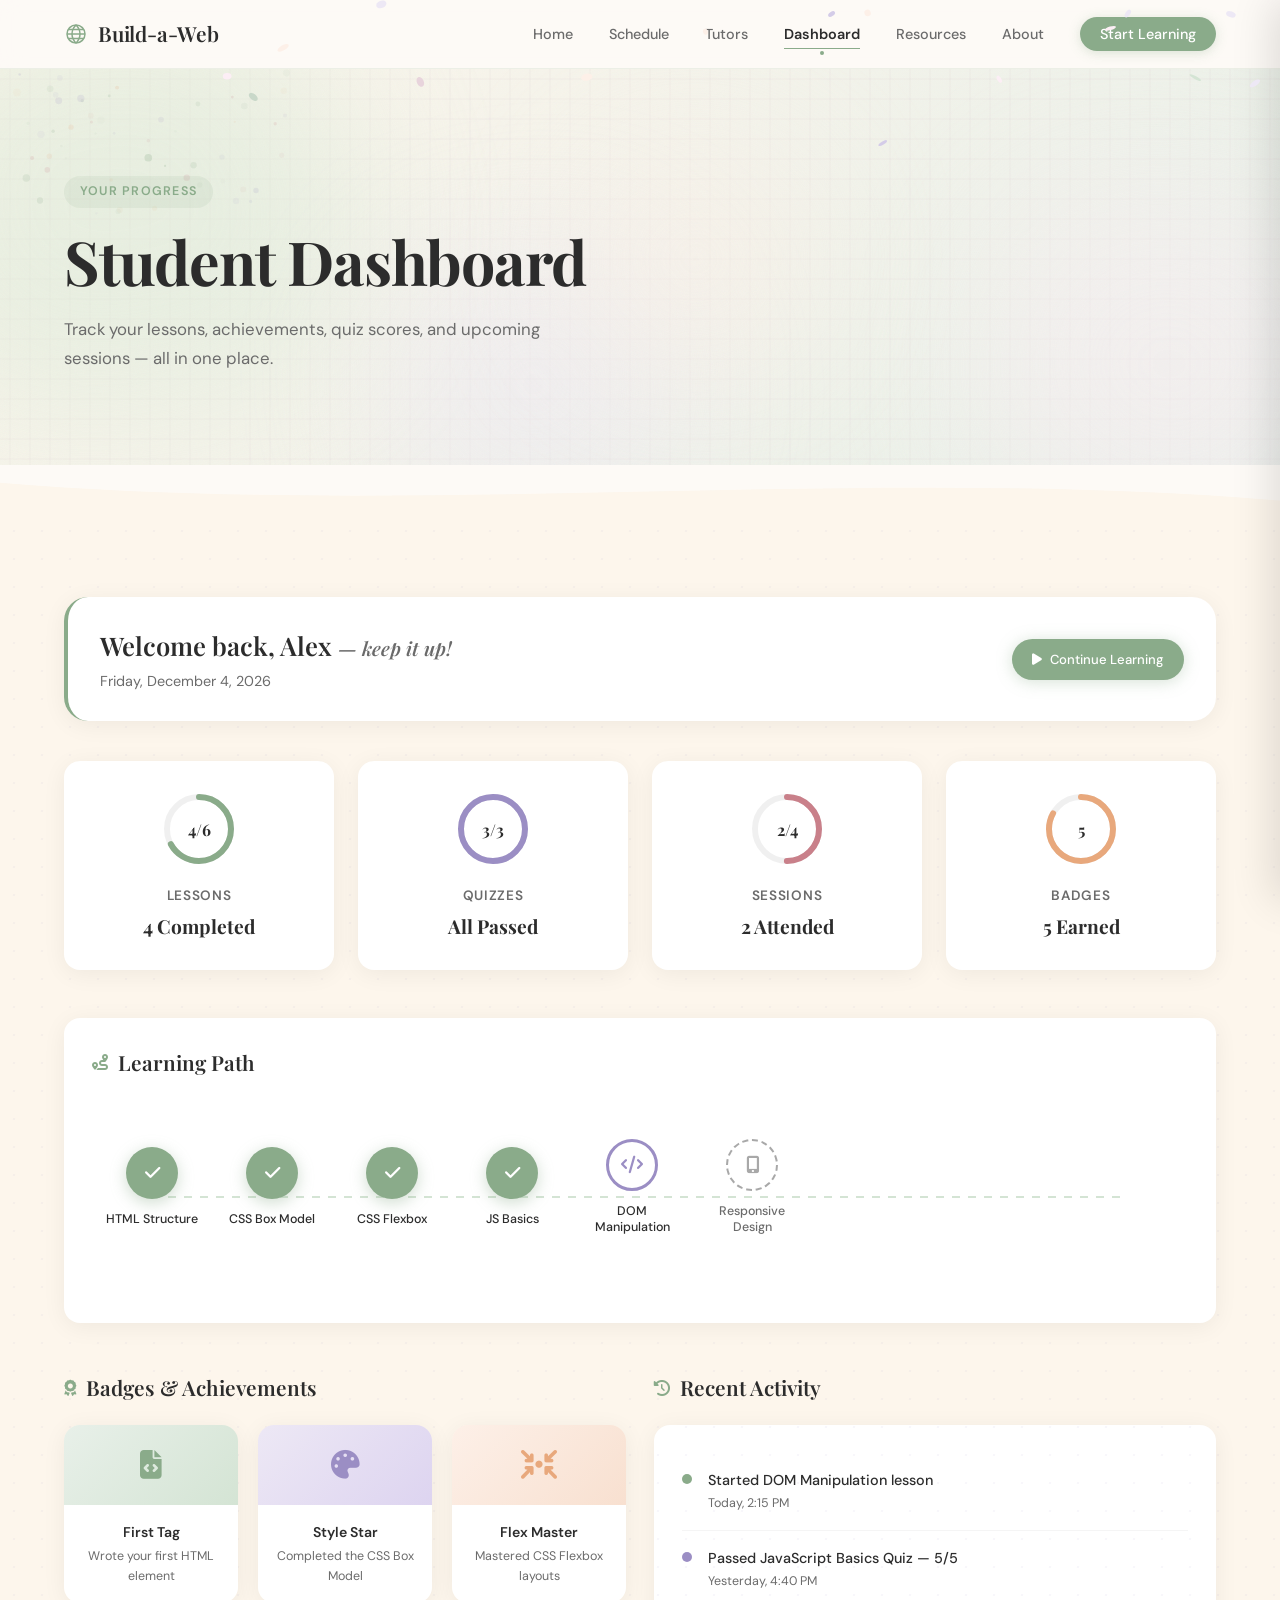
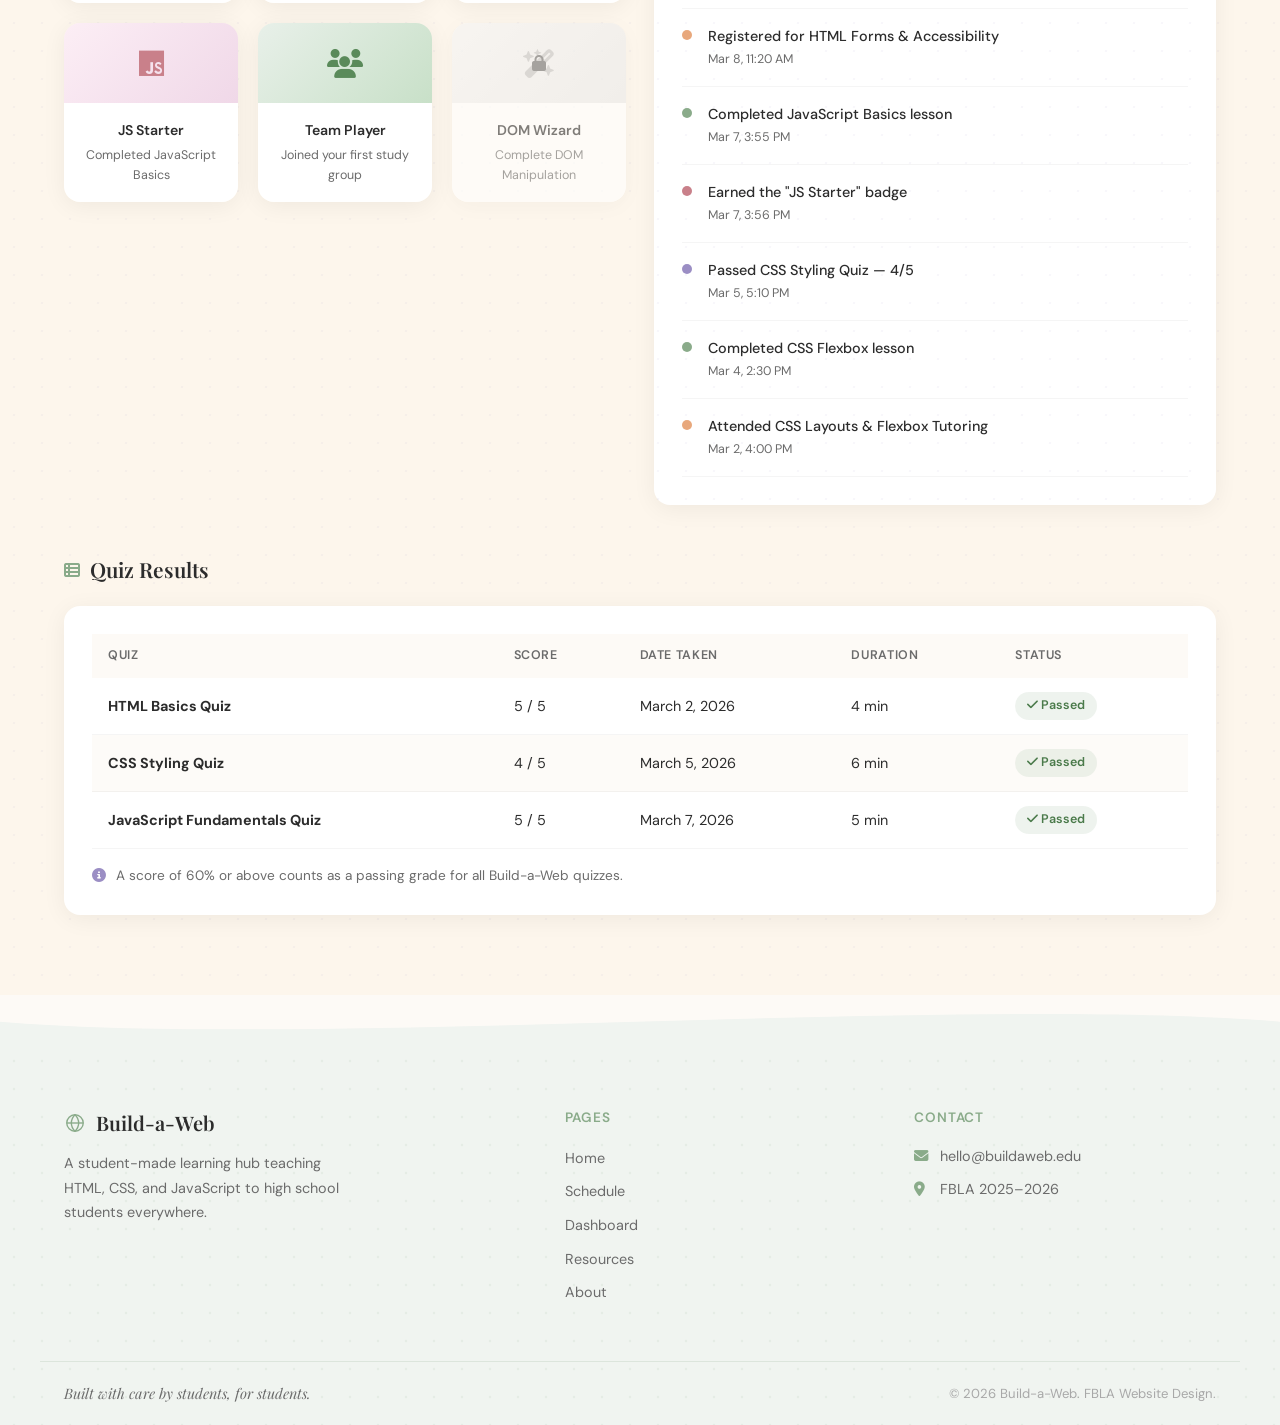
<file: dashboard.html>
<!DOCTYPE html>
<html lang="en">
<head>
  <meta charset="UTF-8" />
  <meta name="viewport" content="width=device-width, initial-scale=1.0" />
  <meta name="description" content="Track your learning progress, badges, quiz scores, and activity on the Build-a-Web student dashboard." />
  <title>Dashboard | Build-a-Web</title>
  <link rel="stylesheet" href="styles.css" />
  <link rel="stylesheet" href="https://cdnjs.cloudflare.com/ajax/libs/font-awesome/6.5.0/css/all.min.css" />
  <style>
    /* Dashboard-specific tweaks */
    .dash-section-title {
      font-family: var(--font-serif);
      font-size: 1.3rem;
      font-weight: 600;
      color: var(--charcoal);
      margin-bottom: 20px;
      display: flex;
      align-items: center;
      gap: 10px;
    }
    .dash-section-title i { color: var(--sage); font-size: 1rem; }

    .dash-panel {
      background: var(--white);
      border-radius: var(--radius-card);
      box-shadow: var(--card-shadow);
      padding: 28px;
    }

    /* Quiz results table responsive */
    .table-wrapper { overflow-x: auto; }

    /* Path section scroll hint */
    .path-scroll-hint {
      font-size: 0.78rem;
      color: var(--gray-light);
      margin-bottom: 8px;
      display: none;
    }
    @media(max-width:768px){ .path-scroll-hint { display:block; } }
  </style>
</head>
<body data-dashboard="true">

<!-- NAV -->
<nav class="nav" role="navigation" aria-label="Main navigation">
  <div class="nav-inner">
    <a href="index.html" class="nav-logo">
      <svg width="24" height="24" viewBox="0 0 24 24" fill="none" aria-hidden="true">
        <circle cx="12" cy="12" r="9" stroke="currentColor" stroke-width="1.5"/>
        <path d="M12 3C12 3 8 7 8 12C8 17 12 21 12 21" stroke="currentColor" stroke-width="1.5"/>
        <path d="M12 3C12 3 16 7 16 12C16 17 12 21 12 21" stroke="currentColor" stroke-width="1.5"/>
        <line x1="3" y1="12" x2="21" y2="12" stroke="currentColor" stroke-width="1.5"/>
        <line x1="4.5" y1="7.5" x2="19.5" y2="7.5" stroke="currentColor" stroke-width="1.5"/>
        <line x1="4.5" y1="16.5" x2="19.5" y2="16.5" stroke="currentColor" stroke-width="1.5"/>
      </svg>
      Build-a-Web
    </a>
    <ul class="nav-links" role="list">
      <li><a href="index.html" class="nav-link">Home</a></li>
      <li><a href="schedule.html" class="nav-link">Schedule</a></li>
      <li><a href="tutors.html" class="nav-link">Tutors</a></li>
      <li><a href="dashboard.html" class="nav-link">Dashboard</a></li>
      <li><a href="resources.html" class="nav-link">Resources</a></li>
      <li><a href="about.html" class="nav-link">About</a></li>
      <li><a href="resources.html" class="nav-link nav-cta">Start Learning</a></li>
    </ul>
    <button class="nav-hamburger" aria-label="Open menu"><span></span><span></span><span></span></button>
  </div>
</nav>
<div class="nav-overlay"></div>
<nav class="nav-drawer">
  <a href="index.html" class="drawer-link">Home</a>
  <a href="schedule.html" class="drawer-link">Schedule</a>
  <a href="tutors.html" class="drawer-link">Tutors</a>
  <a href="dashboard.html" class="drawer-link">Dashboard</a>
  <a href="resources.html" class="drawer-link">Resources</a>
  <a href="about.html" class="drawer-link">About</a>
</nav>


<!-- HERO -->
<section class="hero hero-pattern-cross" style="min-height:44vh" aria-label="Dashboard hero">
  <div class="hero-bg">
    <div class="hero-bg-pattern"></div>
    <div class="blob blob-1" style="background:#d4e8d4"></div>
    <div class="blob blob-2" style="background:#fceef5"></div>
    <div class="blob blob-3" style="background:#ede8f5"></div>
    <div class="blob blob-4" style="background:#fdf0e8"></div>
  </div>
  <canvas class="particle-canvas" id="dashboard-particles" aria-hidden="true"></canvas>
  <div class="container hero-content" style="width:100%">
    <div style="padding:100px 0 48px; max-width:640px">
      <div class="hero-text">
        <span class="hero-label">Your Progress</span>
        <h1 class="hero-title">Student Dashboard</h1>
        <p class="hero-subtitle">Track your lessons, achievements, quiz scores, and upcoming sessions — all in one place.</p>
      </div>
    </div>
  </div>
</section>

<svg class="wave-divider" viewBox="0 0 1440 60" preserveAspectRatio="none" aria-hidden="true">
  <path d="M0,20 C480,60 960,0 1440,40 L1440,60 L0,60 Z" fill="#fdf6ec"/>
</svg>


<!-- DASHBOARD CONTENT -->
<main class="section bg-cream" id="main-content">
  <div class="container">

    <!-- Welcome Banner -->
    <div class="welcome-banner reveal" style="margin-bottom:40px">
      <div style="display:flex; align-items:center; justify-content:space-between; flex-wrap:wrap; gap:12px">
        <div>
          <h2>Welcome back, Alex <span style="font-style:italic;opacity:0.7;font-size:1.2rem">— keep it up!</span></h2>
          <p class="date" id="dash-date"></p>
        </div>
        <a href="resources.html" class="btn btn-primary btn-sm">
          <i class="fa-solid fa-play" aria-hidden="true"></i> Continue Learning
        </a>
      </div>
    </div>


    <!-- STAT RING CARDS -->
    <div class="grid-4" style="margin-bottom:48px" role="region" aria-label="Learning statistics">
      <div class="card stat-ring-card reveal">
        <div class="ring-container" role="img" aria-label="Lessons completed: 4 of 6">
          <svg class="ring-svg" viewBox="0 0 80 80" aria-hidden="true">
            <circle class="ring-track" cx="40" cy="40" r="32"/>
            <circle class="ring-progress" cx="40" cy="40" r="32" stroke="#8aab8a" data-progress="67"/>
          </svg>
          <div class="ring-label">4/6</div>
        </div>
        <h4>Lessons</h4>
        <div class="stat-val">4 Completed</div>
      </div>

      <div class="card stat-ring-card reveal reveal-delay-1">
        <div class="ring-container" role="img" aria-label="Quizzes passed: 3 of 3">
          <svg class="ring-svg" viewBox="0 0 80 80" aria-hidden="true">
            <circle class="ring-track" cx="40" cy="40" r="32"/>
            <circle class="ring-progress" cx="40" cy="40" r="32" stroke="#9b8ec4" data-progress="100"/>
          </svg>
          <div class="ring-label">3/3</div>
        </div>
        <h4>Quizzes</h4>
        <div class="stat-val">All Passed</div>
      </div>

      <div class="card stat-ring-card reveal reveal-delay-2">
        <div class="ring-container" role="img" aria-label="Sessions attended: 2 of 4">
          <svg class="ring-svg" viewBox="0 0 80 80" aria-hidden="true">
            <circle class="ring-track" cx="40" cy="40" r="32"/>
            <circle class="ring-progress" cx="40" cy="40" r="32" stroke="#c9808a" data-progress="50"/>
          </svg>
          <div class="ring-label">2/4</div>
        </div>
        <h4>Sessions</h4>
        <div class="stat-val">2 Attended</div>
      </div>

      <div class="card stat-ring-card reveal reveal-delay-3">
        <div class="ring-container" role="img" aria-label="Badges earned: 5">
          <svg class="ring-svg" viewBox="0 0 80 80" aria-hidden="true">
            <circle class="ring-track" cx="40" cy="40" r="32"/>
            <circle class="ring-progress" cx="40" cy="40" r="32" stroke="#e8a87c" data-progress="83"/>
          </svg>
          <div class="ring-label">5</div>
        </div>
        <h4>Badges</h4>
        <div class="stat-val">5 Earned</div>
      </div>
    </div>


    <!-- LEARNING PATH -->
    <div class="dash-panel reveal" style="margin-bottom:48px; overflow:hidden" role="region" aria-label="Learning path">
      <h3 class="dash-section-title"><i class="fa-solid fa-route" aria-hidden="true"></i> Learning Path</h3>
      <p class="path-scroll-hint">Scroll right to see your full learning path.</p>
      <div class="learning-path" role="list">
        <div class="path-line" aria-hidden="true"></div>

        <div class="path-node" role="listitem" aria-label="HTML Structure — completed">
          <div class="path-node-tooltip">HTML Structure</div>
          <div class="path-node-circle completed">
            <i class="fa-solid fa-check" aria-hidden="true"></i>
          </div>
          <div class="path-node-label">HTML Structure</div>
        </div>

        <div class="path-node" role="listitem" aria-label="CSS Box Model — completed">
          <div class="path-node-tooltip">CSS Box Model</div>
          <div class="path-node-circle completed">
            <i class="fa-solid fa-check" aria-hidden="true"></i>
          </div>
          <div class="path-node-label">CSS Box Model</div>
        </div>

        <div class="path-node" role="listitem" aria-label="CSS Flexbox — completed">
          <div class="path-node-tooltip">CSS Flexbox</div>
          <div class="path-node-circle completed">
            <i class="fa-solid fa-check" aria-hidden="true"></i>
          </div>
          <div class="path-node-label">CSS Flexbox</div>
        </div>

        <div class="path-node" role="listitem" aria-label="JavaScript Basics — completed">
          <div class="path-node-tooltip">JavaScript Basics</div>
          <div class="path-node-circle completed">
            <i class="fa-solid fa-check" aria-hidden="true"></i>
          </div>
          <div class="path-node-label">JS Basics</div>
        </div>

        <div class="path-node" role="listitem" aria-label="DOM Manipulation — current lesson">
          <div class="path-node-tooltip">DOM Manipulation — In Progress</div>
          <div class="path-node-circle current">
            <i class="fa-solid fa-code" aria-hidden="true"></i>
          </div>
          <div class="path-node-label">DOM Manipulation</div>
        </div>

        <div class="path-node" role="listitem" aria-label="Responsive Design — upcoming">
          <div class="path-node-tooltip">Responsive Design — Upcoming</div>
          <div class="path-node-circle upcoming">
            <i class="fa-solid fa-mobile-screen-button" aria-hidden="true"></i>
          </div>
          <div class="path-node-label muted">Responsive Design</div>
        </div>

      </div>
    </div>


    <!-- BADGES + ACTIVITY — two columns -->
    <div class="grid-2" style="margin-bottom:48px; align-items:start">

      <!-- BADGES -->
      <div role="region" aria-labelledby="badges-heading">
        <h3 class="dash-section-title" id="badges-heading">
          <i class="fa-solid fa-award" aria-hidden="true"></i> Badges &amp; Achievements
        </h3>
        <div class="badge-grid" style="grid-template-columns:repeat(3,1fr)">

          <div class="badge-card reveal">
            <div class="badge-card-header" style="background:linear-gradient(135deg,#e8f0e9,#d4e4d4)">
              <i class="fa-solid fa-file-code" style="color:var(--sage)" aria-hidden="true"></i>
            </div>
            <div class="badge-card-body">
              <div class="badge-name">First Tag</div>
              <div class="badge-desc">Wrote your first HTML element</div>
            </div>
          </div>

          <div class="badge-card reveal reveal-delay-1">
            <div class="badge-card-header" style="background:linear-gradient(135deg,#ede8f5,#ddd4f0)">
              <i class="fa-solid fa-palette" style="color:var(--lavender)" aria-hidden="true"></i>
            </div>
            <div class="badge-card-body">
              <div class="badge-name">Style Star</div>
              <div class="badge-desc">Completed the CSS Box Model</div>
            </div>
          </div>

          <div class="badge-card reveal reveal-delay-2">
            <div class="badge-card-header" style="background:linear-gradient(135deg,#fdf0e8,#f8e0d0)">
              <i class="fa-solid fa-arrows-to-circle" style="color:var(--peach)" aria-hidden="true"></i>
            </div>
            <div class="badge-card-body">
              <div class="badge-name">Flex Master</div>
              <div class="badge-desc">Mastered CSS Flexbox layouts</div>
            </div>
          </div>

          <div class="badge-card reveal">
            <div class="badge-card-header" style="background:linear-gradient(135deg,#fceef5,#f0d8e8)">
              <i class="fa-brands fa-js" style="color:var(--dusty-rose)" aria-hidden="true"></i>
            </div>
            <div class="badge-card-body">
              <div class="badge-name">JS Starter</div>
              <div class="badge-desc">Completed JavaScript Basics</div>
            </div>
          </div>

          <div class="badge-card reveal reveal-delay-1">
            <div class="badge-card-header" style="background:linear-gradient(135deg,#e8f0e9,#c8e0c8)">
              <i class="fa-solid fa-users" style="color:#5a8a5a" aria-hidden="true"></i>
            </div>
            <div class="badge-card-body">
              <div class="badge-name">Team Player</div>
              <div class="badge-desc">Joined your first study group</div>
            </div>
          </div>

          <div class="badge-card locked reveal reveal-delay-2" aria-label="DOM Wizard badge — locked">
            <div class="badge-card-header" style="background:linear-gradient(135deg,#f0f0f0,#e0e0e0)">
              <i class="fa-solid fa-wand-magic-sparkles" style="color:#aaa" aria-hidden="true"></i>
              <div class="badge-lock-overlay">
                <i class="fa-solid fa-lock" aria-hidden="true"></i>
              </div>
            </div>
            <div class="badge-card-body">
              <div class="badge-name">DOM Wizard</div>
              <div class="badge-desc">Complete DOM Manipulation</div>
            </div>
          </div>

        </div>
      </div>

      <!-- ACTIVITY TIMELINE -->
      <div role="region" aria-labelledby="activity-heading">
        <h3 class="dash-section-title" id="activity-heading">
          <i class="fa-solid fa-clock-rotate-left" aria-hidden="true"></i> Recent Activity
        </h3>
        <div class="dash-panel">
          <div class="activity-list" role="list">

            <div class="activity-item" role="listitem">
              <div class="activity-dot" style="background:var(--sage)" aria-hidden="true"></div>
              <div class="activity-content">
                <div class="title">Started DOM Manipulation lesson</div>
                <div class="time">Today, 2:15 PM</div>
              </div>
            </div>

            <div class="activity-item" role="listitem">
              <div class="activity-dot" style="background:var(--lavender)" aria-hidden="true"></div>
              <div class="activity-content">
                <div class="title">Passed JavaScript Basics Quiz — 5/5</div>
                <div class="time">Yesterday, 4:40 PM</div>
              </div>
            </div>

            <div class="activity-item" role="listitem">
              <div class="activity-dot" style="background:var(--peach)" aria-hidden="true"></div>
              <div class="activity-content">
                <div class="title">Registered for HTML Forms &amp; Accessibility</div>
                <div class="time">Mar 8, 11:20 AM</div>
              </div>
            </div>

            <div class="activity-item" role="listitem">
              <div class="activity-dot" style="background:var(--sage)" aria-hidden="true"></div>
              <div class="activity-content">
                <div class="title">Completed JavaScript Basics lesson</div>
                <div class="time">Mar 7, 3:55 PM</div>
              </div>
            </div>

            <div class="activity-item" role="listitem">
              <div class="activity-dot" style="background:var(--dusty-rose)" aria-hidden="true"></div>
              <div class="activity-content">
                <div class="title">Earned the "JS Starter" badge</div>
                <div class="time">Mar 7, 3:56 PM</div>
              </div>
            </div>

            <div class="activity-item" role="listitem">
              <div class="activity-dot" style="background:var(--lavender)" aria-hidden="true"></div>
              <div class="activity-content">
                <div class="title">Passed CSS Styling Quiz — 4/5</div>
                <div class="time">Mar 5, 5:10 PM</div>
              </div>
            </div>

            <div class="activity-item" role="listitem">
              <div class="activity-dot" style="background:var(--sage)" aria-hidden="true"></div>
              <div class="activity-content">
                <div class="title">Completed CSS Flexbox lesson</div>
                <div class="time">Mar 4, 2:30 PM</div>
              </div>
            </div>

            <div class="activity-item" role="listitem">
              <div class="activity-dot" style="background:var(--peach)" aria-hidden="true"></div>
              <div class="activity-content">
                <div class="title">Attended CSS Layouts &amp; Flexbox Tutoring</div>
                <div class="time">Mar 2, 4:00 PM</div>
              </div>
            </div>

          </div>
        </div>
      </div>

    </div><!-- /grid-2 -->


    <!-- QUIZ RESULTS TABLE -->
    <div role="region" aria-labelledby="results-heading">
      <h3 class="dash-section-title" id="results-heading">
        <i class="fa-solid fa-table-list" aria-hidden="true"></i> Quiz Results
      </h3>
      <div class="dash-panel reveal">
        <div class="table-wrapper">
          <table class="results-table" aria-label="Quiz scores">
            <thead>
              <tr>
                <th scope="col">Quiz</th>
                <th scope="col">Score</th>
                <th scope="col">Date Taken</th>
                <th scope="col">Duration</th>
                <th scope="col">Status</th>
              </tr>
            </thead>
            <tbody>
              <tr>
                <td><strong>HTML Basics Quiz</strong></td>
                <td>5 / 5</td>
                <td>March 2, 2026</td>
                <td>4 min</td>
                <td><span class="score-pill score-pass"><i class="fa-solid fa-check" aria-hidden="true"></i> Passed</span></td>
              </tr>
              <tr>
                <td><strong>CSS Styling Quiz</strong></td>
                <td>4 / 5</td>
                <td>March 5, 2026</td>
                <td>6 min</td>
                <td><span class="score-pill score-pass"><i class="fa-solid fa-check" aria-hidden="true"></i> Passed</span></td>
              </tr>
              <tr>
                <td><strong>JavaScript Fundamentals Quiz</strong></td>
                <td>5 / 5</td>
                <td>March 7, 2026</td>
                <td>5 min</td>
                <td><span class="score-pill score-pass"><i class="fa-solid fa-check" aria-hidden="true"></i> Passed</span></td>
              </tr>
            </tbody>
          </table>
        </div>
        <div style="margin-top:16px; display:flex; align-items:center; gap:10px; font-size:0.85rem; color:var(--gray-mid)">
          <i class="fa-solid fa-circle-info" style="color:var(--lavender)" aria-hidden="true"></i>
          A score of 60% or above counts as a passing grade for all Build-a-Web quizzes.
        </div>
      </div>
    </div>

  </div><!-- /container -->
</main>


<!-- FOOTER -->
<svg class="footer-wave" viewBox="0 0 1440 60" preserveAspectRatio="none" aria-hidden="true">
  <path d="M0,30 C360,60 1080,0 1440,30 L1440,60 L0,60 Z" fill="var(--sage-light)"/>
</svg>
<footer class="footer" role="contentinfo">
  <div class="footer-inner">
    <div class="footer-brand">
      <a href="index.html" class="footer-logo">
        <svg width="22" height="22" viewBox="0 0 24 24" fill="none" aria-hidden="true">
          <circle cx="12" cy="12" r="9" stroke="var(--sage)" stroke-width="1.5"/>
          <path d="M12 3C12 3 8 7 8 12C8 17 12 21 12 21" stroke="var(--sage)" stroke-width="1.5"/>
          <path d="M12 3C12 3 16 7 16 12C16 17 12 21 12 21" stroke="var(--sage)" stroke-width="1.5"/>
          <line x1="3" y1="12" x2="21" y2="12" stroke="var(--sage)" stroke-width="1.5"/>
        </svg>Build-a-Web
      </a>
      <p>A student-made learning hub teaching HTML, CSS, and JavaScript to high school students everywhere.</p>
    </div>
    <div class="footer-col">
      <h4>Pages</h4>
      <ul role="list">
        <li><a href="index.html">Home</a></li><li><a href="schedule.html">Schedule</a></li>
        <li><a href="dashboard.html">Dashboard</a></li><li><a href="resources.html">Resources</a></li>
        <li><a href="about.html">About</a></li>
      </ul>
    </div>
    <div class="footer-col">
      <h4>Contact</h4>
      <div class="footer-contact-item"><i class="fa-solid fa-envelope" aria-hidden="true"></i> hello@buildaweb.edu</div>
      <div class="footer-contact-item"><i class="fa-solid fa-location-dot" aria-hidden="true"></i> FBLA 2025–2026</div>
    </div>
  </div>
  <div class="footer-bottom">
    <p class="footer-tagline">Built with care by students, for students.</p>
    <p class="footer-copy">&copy; 2026 Build-a-Web. FBLA Website Design.</p>
  </div>
</footer>

<button class="back-to-top" aria-label="Back to top"><i class="fa-solid fa-arrow-up" aria-hidden="true"></i> Top</button>

<script src="script.js"></script>
<script>
  // Set current date
  document.getElementById('dash-date').textContent = new Date().toLocaleDateString('en-US', {
    weekday: 'long', year: 'numeric', month: 'long', day: 'numeric'
  });

  // Fire confetti on dashboard load (soft pastel, not loud)
  window.addEventListener('load', () => {
    setTimeout(() => launchConfetti(), 600);
  });
</script>
</body>
</html>
</file>
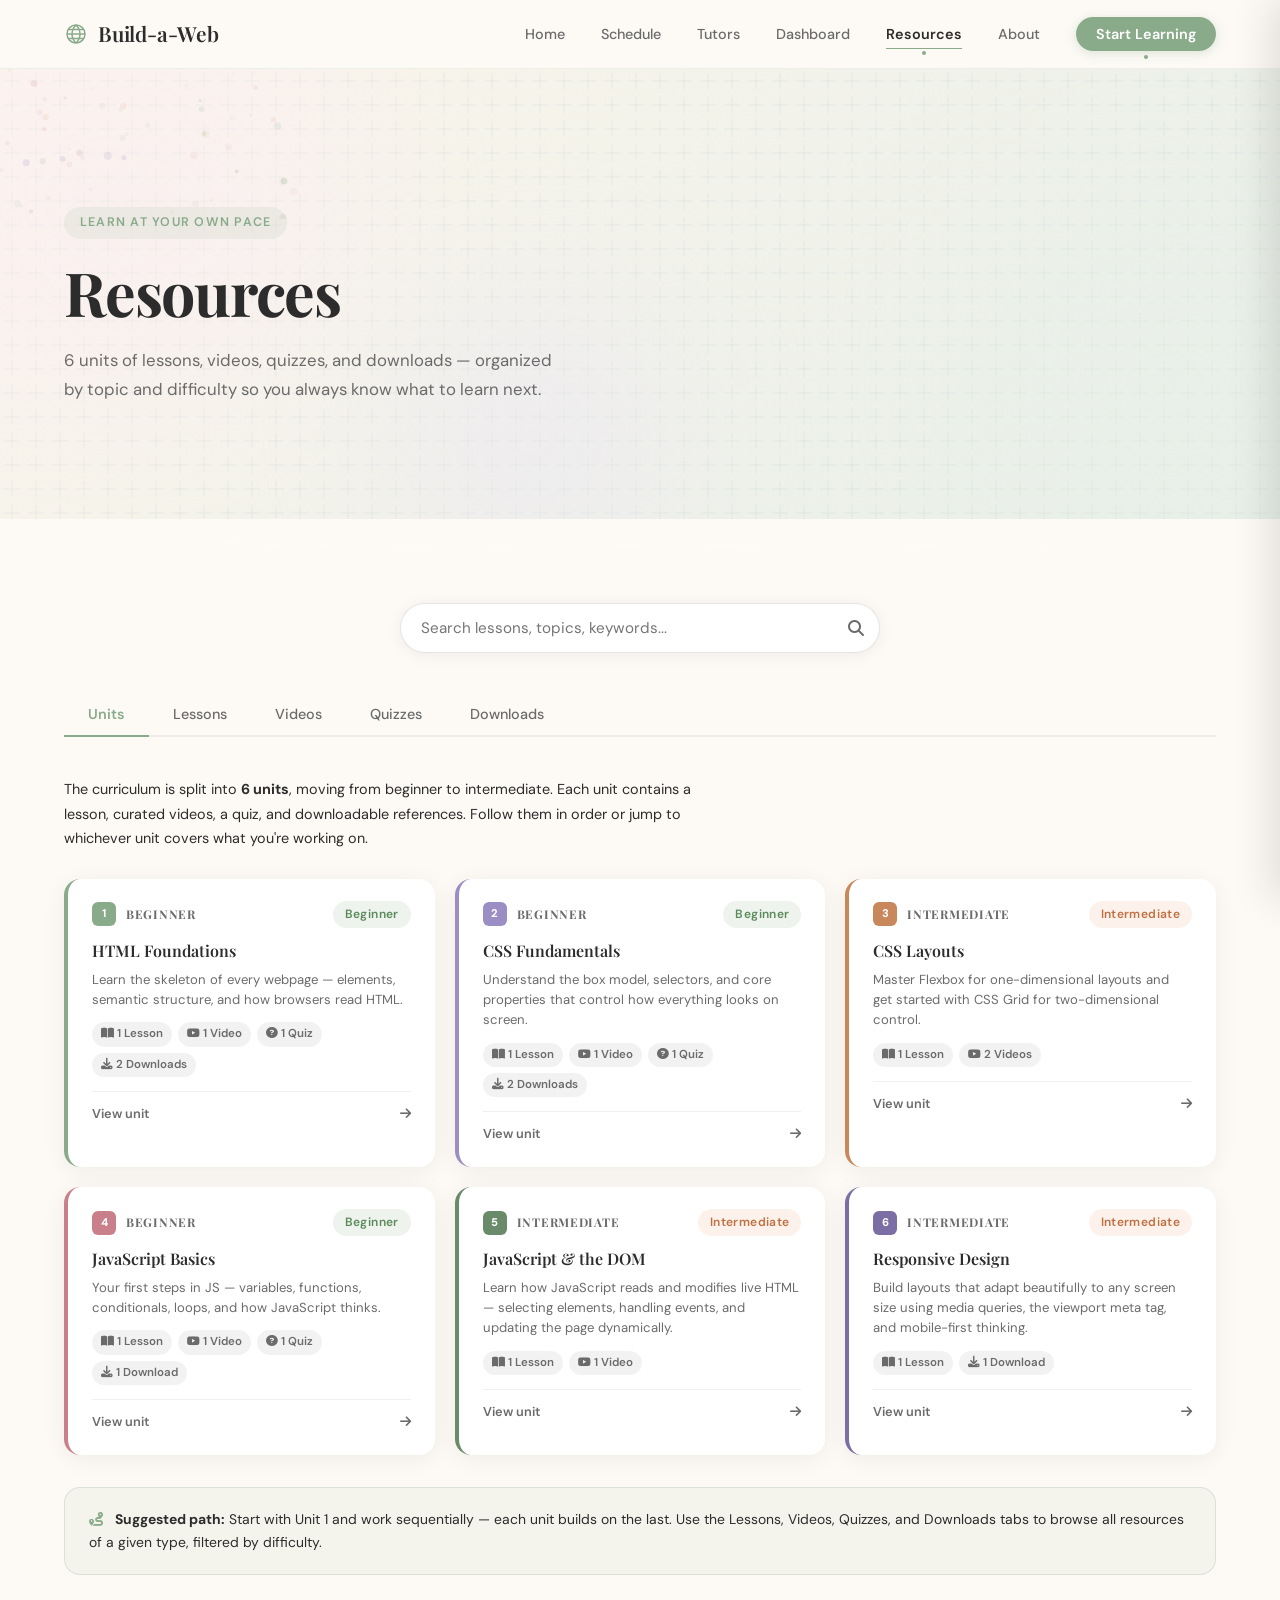
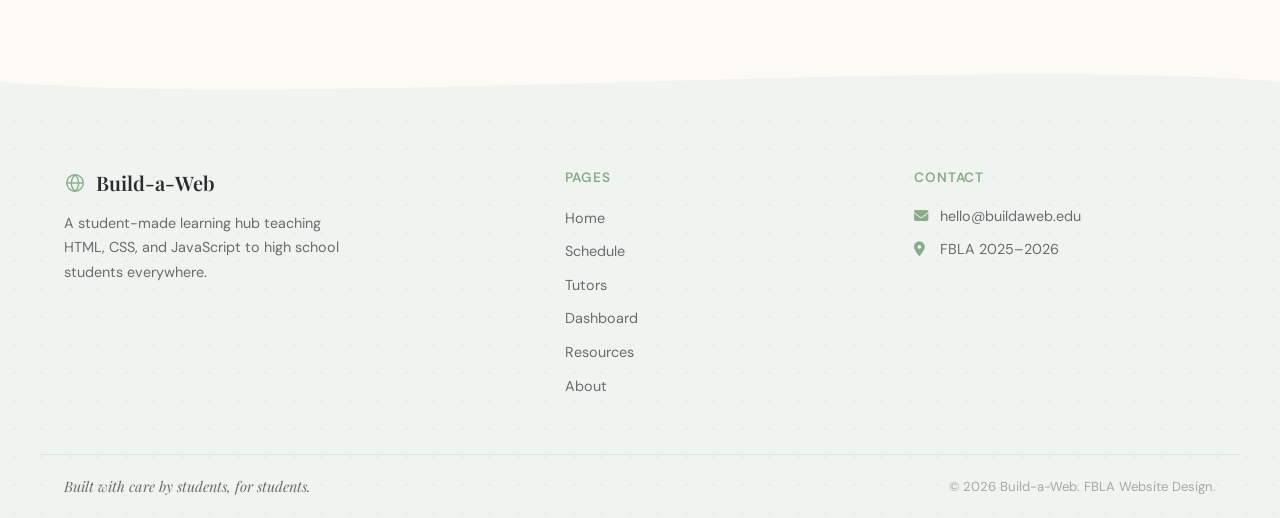
<file: resources.html>
<!DOCTYPE html>
<html lang="en">
<head>
  <meta charset="UTF-8" />
  <meta name="viewport" content="width=device-width, initial-scale=1.0" />
  <meta name="description" content="Build-a-Web Resources — lessons, video tutorials, interactive quizzes, and downloadable references organized by unit and difficulty." />
  <title>Resources | Build-a-Web</title>
  <link rel="stylesheet" href="styles.css" />
  <link rel="stylesheet" href="https://cdnjs.cloudflare.com/ajax/libs/font-awesome/6.5.0/css/all.min.css" />
  <style>
    .quiz-card-shell {
      background: var(--white);
      border-radius: var(--radius-card);
      box-shadow: var(--card-shadow);
      overflow: hidden;
      margin-bottom: 28px;
    }
    .quiz-card-header {
      padding: 20px 24px;
      display: flex;
      align-items: center;
      justify-content: space-between;
      border-bottom: 1px solid rgba(0,0,0,0.05);
    }
    .quiz-card-header h3 {
      font-family: var(--font-serif);
      font-size: 1.1rem;
      font-weight: 600;
    }
    .quiz-card-body { padding: 28px; }

    /* ── Unit Group Styles ──────────────────────────── */
    .unit-group { margin-bottom: 12px; }
    .unit-group.hidden { display: none !important; }

    .unit-group-header {
      display: flex;
      align-items: center;
      gap: 14px;
      margin: 44px 0 18px;
      padding-bottom: 14px;
      border-bottom: 2px solid rgba(0,0,0,0.06);
      flex-wrap: wrap;
    }
    .unit-group-header:first-of-type,
    .unit-group:first-child .unit-group-header { margin-top: 8px; }

    .unit-num-badge {
      width: 36px;
      height: 36px;
      border-radius: 10px;
      display: flex;
      align-items: center;
      justify-content: center;
      font-weight: 800;
      font-size: 0.9rem;
      color: white;
      flex-shrink: 0;
      letter-spacing: -0.02em;
    }
    .unit-group-title {
      font-family: var(--font-serif);
      font-size: 1.15rem;
      font-weight: 600;
      color: var(--charcoal);
      flex: 1;
      min-width: 160px;
    }
    .unit-group-meta {
      display: flex;
      align-items: center;
      gap: 10px;
      flex-wrap: wrap;
    }
    .unit-resource-count {
      font-size: 0.76rem;
      color: var(--gray-mid);
      font-weight: 500;
    }

    /* ── Difficulty Filter Bar ──────────────────────── */
    .difficulty-filter-bar {
      display: flex;
      align-items: center;
      gap: 8px;
      margin-bottom: 8px;
      flex-wrap: wrap;
    }
    .diff-filter-label {
      font-size: 0.76rem;
      font-weight: 700;
      text-transform: uppercase;
      letter-spacing: 0.08em;
      color: var(--gray-mid);
      margin-right: 4px;
    }
    .diff-pill {
      padding: 6px 15px;
      border-radius: var(--radius-pill);
      border: 1.5px solid rgba(0,0,0,0.12);
      background: transparent;
      font-size: 0.8rem;
      font-weight: 600;
      cursor: pointer;
      transition: all var(--transition);
      color: var(--gray-dark);
    }
    .diff-pill:hover { border-color: var(--charcoal); color: var(--charcoal); }
    .diff-pill.active { background: var(--charcoal); color: white; border-color: var(--charcoal); }
    .diff-pill.active[data-diff="beginner"] { background: var(--sage); border-color: var(--sage); color: white; }
    .diff-pill.active[data-diff="intermediate"] { background: #c8885c; border-color: #c8885c; color: white; }

    /* ── Unit color helpers ─────────────────────────── */
    .u1 { background: var(--sage); }
    .u2 { background: var(--lavender); }
    .u3 { background: #c8885c; }
    .u4 { background: var(--dusty-rose); }
    .u5 { background: #6a8b6a; }
    .u6 { background: #7b6ea4; }

    /* ── Video grid within unit groups ──────────────── */
    .unit-video-grid {
      display: grid;
      grid-template-columns: repeat(auto-fill, minmax(260px, 1fr));
      gap: 20px;
      margin-bottom: 8px;
    }

    /* ── Download grid within unit groups ───────────── */
    .unit-download-grid {
      display: grid;
      grid-template-columns: repeat(auto-fill, minmax(260px, 1fr));
      gap: 20px;
      margin-bottom: 8px;
    }

    /* ── Unit summary card (overview tab) ───────────── */
    .units-overview-grid {
      display: grid;
      grid-template-columns: 1fr 1fr 1fr;
      gap: 20px;
      margin-bottom: 8px;
    }
    @media(max-width:900px){ .units-overview-grid { grid-template-columns: 1fr 1fr; } }
    @media(max-width:580px){ .units-overview-grid { grid-template-columns: 1fr; } }

    .unit-summary-card {
      background: var(--white);
      border-radius: var(--radius-card);
      box-shadow: var(--card-shadow);
      padding: 22px 24px;
      border-left: 4px solid transparent;
      transition: all var(--transition);
      cursor: default;
    }
    .unit-summary-card:hover { transform: translateY(-3px); box-shadow: var(--card-shadow-hover); }
    .unit-summary-card.u1-border { border-left-color: var(--sage); }
    .unit-summary-card.u2-border { border-left-color: var(--lavender); }
    .unit-summary-card.u3-border { border-left-color: #c8885c; }
    .unit-summary-card.u4-border { border-left-color: var(--dusty-rose); }
    .unit-summary-card.u5-border { border-left-color: #6a8b6a; }
    .unit-summary-card.u6-border { border-left-color: #7b6ea4; }

    .unit-card-top { display: flex; align-items: center; gap: 10px; margin-bottom: 10px; }
    .unit-card-num { font-family: var(--font-serif); font-size: 0.75rem; font-weight: 700; color: var(--gray-mid); text-transform: uppercase; letter-spacing: 0.06em; }
    .unit-card-title { font-family: var(--font-serif); font-size: 1rem; font-weight: 600; color: var(--charcoal); margin-bottom: 6px; }
    .unit-card-desc { font-size: 0.82rem; color: var(--gray-mid); line-height: 1.55; margin-bottom: 12px; }
    .unit-card-resources {
      display: flex;
      gap: 6px;
      flex-wrap: wrap;
    }
    .unit-res-pip {
      font-size: 0.72rem;
      font-weight: 600;
      padding: 3px 9px;
      border-radius: var(--radius-pill);
      background: rgba(0,0,0,0.05);
      color: var(--gray-mid);
    }

    /* ── Clickable unit cards ────────────────────────── */
    a.unit-summary-card {
      display: block;
      text-decoration: none;
      color: inherit;
    }
    .unit-card-cta {
      display: flex;
      align-items: center;
      justify-content: space-between;
      margin-top: 14px;
      padding-top: 12px;
      border-top: 1px solid rgba(0,0,0,0.06);
      font-size: 0.8rem;
      font-weight: 600;
      color: var(--gray-mid);
      transition: color var(--transition);
    }
    a.unit-summary-card:hover .unit-card-cta { color: var(--charcoal); }
    a.unit-summary-card:hover .unit-card-cta i { transform: translateX(3px); }
    .unit-card-cta i { transition: transform var(--transition); }
  </style>
</head>
<body>

<!-- NAV -->
<nav class="nav" role="navigation" aria-label="Main navigation">
  <div class="nav-inner">
    <a href="index.html" class="nav-logo">
      <svg width="24" height="24" viewBox="0 0 24 24" fill="none" aria-hidden="true">
        <circle cx="12" cy="12" r="9" stroke="currentColor" stroke-width="1.5"/>
        <path d="M12 3C12 3 8 7 8 12C8 17 12 21 12 21" stroke="currentColor" stroke-width="1.5"/>
        <path d="M12 3C12 3 16 7 16 12C16 17 12 21 12 21" stroke="currentColor" stroke-width="1.5"/>
        <line x1="3" y1="12" x2="21" y2="12" stroke="currentColor" stroke-width="1.5"/>
        <line x1="4.5" y1="7.5" x2="19.5" y2="7.5" stroke="currentColor" stroke-width="1.5"/>
        <line x1="4.5" y1="16.5" x2="19.5" y2="16.5" stroke="currentColor" stroke-width="1.5"/>
      </svg>
      Build-a-Web
    </a>
    <ul class="nav-links" role="list">
      <li><a href="index.html" class="nav-link">Home</a></li>
      <li><a href="schedule.html" class="nav-link">Schedule</a></li>
      <li><a href="tutors.html" class="nav-link">Tutors</a></li>
      <li><a href="dashboard.html" class="nav-link">Dashboard</a></li>
      <li><a href="resources.html" class="nav-link active">Resources</a></li>
      <li><a href="about.html" class="nav-link">About</a></li>
      <li><a href="resources.html" class="nav-link nav-cta">Start Learning</a></li>
    </ul>
    <button class="nav-hamburger" aria-label="Open menu"><span></span><span></span><span></span></button>
  </div>
</nav>
<div class="nav-overlay"></div>
<nav class="nav-drawer">
  <a href="index.html" class="drawer-link">Home</a>
  <a href="schedule.html" class="drawer-link">Schedule</a>
  <a href="tutors.html" class="drawer-link">Tutors</a>
  <a href="dashboard.html" class="drawer-link">Dashboard</a>
  <a href="resources.html" class="drawer-link">Resources</a>
  <a href="about.html" class="drawer-link">About</a>
</nav>


<!-- HERO -->
<section class="hero hero-pattern-plus" style="min-height:50vh" aria-label="Resources hero">
  <div class="hero-bg">
    <div class="hero-bg-pattern"></div>
    <div class="blob blob-1" style="background:#fceef5"></div>
    <div class="blob blob-2" style="background:#e8f0e9"></div>
    <div class="blob blob-3" style="background:#ede8f5"></div>
  </div>
  <canvas class="particle-canvas" id="resources-particles" aria-hidden="true"></canvas>
  <div class="container hero-content" style="width:100%">
    <div style="padding:120px 0 60px; max-width:640px">
      <div class="hero-text">
        <span class="hero-label">Learn at Your Own Pace</span>
        <h1 class="hero-title">Resources</h1>
        <p class="hero-subtitle">6 units of lessons, videos, quizzes, and downloads — organized by topic and difficulty so you always know what to learn next.</p>
      </div>
    </div>
  </div>
</section>

<svg class="wave-divider" viewBox="0 0 1440 60" preserveAspectRatio="none" aria-hidden="true">
  <path d="M0,10 C480,60 960,0 1440,50 L1440,60 L0,60 Z" fill="var(--cream)"/>
</svg>


<!-- MAIN CONTENT -->
<main class="section" style="background:var(--cream); padding-top:32px" id="main-content">
  <div class="container">

    <!-- Search -->
    <div class="search-wrapper reveal" role="search" aria-label="Search resources">
      <label for="resource-search" class="sr-only">Search resources</label>
      <input class="search-input" id="resource-search" type="search" placeholder="Search lessons, topics, keywords..." aria-label="Search resources" />
      <i class="fa-solid fa-magnifying-glass search-icon" aria-hidden="true"></i>
    </div>

    <!-- Tabs -->
    <div class="tabs-container" role="tablist" aria-label="Resource categories">
      <div class="tabs-wrapper">
        <button class="tab-btn active" data-tab="tab-overview"  role="tab" aria-selected="true"  aria-controls="tab-overview"  id="tab-btn-overview">Units</button>
        <button class="tab-btn"        data-tab="tab-lessons"   role="tab" aria-selected="false" aria-controls="tab-lessons"   id="tab-btn-lessons">Lessons</button>
        <button class="tab-btn"        data-tab="tab-videos"    role="tab" aria-selected="false" aria-controls="tab-videos"    id="tab-btn-videos">Videos</button>
        <button class="tab-btn"        data-tab="tab-quizzes"   role="tab" aria-selected="false" aria-controls="tab-quizzes"   id="tab-btn-quizzes">Quizzes</button>
        <button class="tab-btn"        data-tab="tab-downloads" role="tab" aria-selected="false" aria-controls="tab-downloads" id="tab-btn-downloads">Downloads</button>
      </div>
    </div>

    <!-- Difficulty Filter (shown on lessons / videos / quizzes / downloads) -->
    <div class="difficulty-filter-bar" id="diff-filter-bar" style="display:none" role="group" aria-label="Filter by difficulty">
      <span class="diff-filter-label">Difficulty:</span>
      <button class="diff-pill active" data-diff="all">All</button>
      <button class="diff-pill" data-diff="beginner">Beginner</button>
      <button class="diff-pill" data-diff="intermediate">Intermediate</button>
    </div>


    <!-- ============================================================
         TAB 0: UNITS OVERVIEW
         ============================================================ -->
    <div class="tab-panel active" id="tab-overview" role="tabpanel" aria-labelledby="tab-btn-overview">

      <div style="margin-bottom:28px">
        <p style="font-size:0.9rem;color:var(--gray-dark);line-height:1.7;max-width:640px">The curriculum is split into <strong>6 units</strong>, moving from beginner to intermediate. Each unit contains a lesson, curated videos, a quiz, and downloadable references. Follow them in order or jump to whichever unit covers what you're working on.</p>
      </div>

      <div class="units-overview-grid">

        <a href="curriculum.html#unit-1" class="unit-summary-card u1-border reveal">
          <div class="unit-card-top">
            <span class="unit-num-badge u1" aria-hidden="true" style="width:24px;height:24px;font-size:0.7rem;border-radius:6px">1</span>
            <span class="unit-card-num">Beginner</span>
            <span class="badge badge-beginner" style="margin-left:auto">Beginner</span>
          </div>
          <div class="unit-card-title">HTML Foundations</div>
          <div class="unit-card-desc">Learn the skeleton of every webpage — elements, semantic structure, and how browsers read HTML.</div>
          <div class="unit-card-resources">
            <span class="unit-res-pip"><i class="fa-solid fa-book-open" aria-hidden="true"></i> 1 Lesson</span>
            <span class="unit-res-pip"><i class="fa-brands fa-youtube" aria-hidden="true"></i> 1 Video</span>
            <span class="unit-res-pip"><i class="fa-solid fa-circle-question" aria-hidden="true"></i> 1 Quiz</span>
            <span class="unit-res-pip"><i class="fa-solid fa-download" aria-hidden="true"></i> 2 Downloads</span>
          </div>
          <div class="unit-card-cta">View unit <i class="fa-solid fa-arrow-right" aria-hidden="true"></i></div>
        </a>

        <a href="curriculum.html#unit-2" class="unit-summary-card u2-border reveal reveal-delay-1">
          <div class="unit-card-top">
            <span class="unit-num-badge u2" aria-hidden="true" style="width:24px;height:24px;font-size:0.7rem;border-radius:6px">2</span>
            <span class="unit-card-num">Beginner</span>
            <span class="badge badge-beginner" style="margin-left:auto">Beginner</span>
          </div>
          <div class="unit-card-title">CSS Fundamentals</div>
          <div class="unit-card-desc">Understand the box model, selectors, and core properties that control how everything looks on screen.</div>
          <div class="unit-card-resources">
            <span class="unit-res-pip"><i class="fa-solid fa-book-open" aria-hidden="true"></i> 1 Lesson</span>
            <span class="unit-res-pip"><i class="fa-brands fa-youtube" aria-hidden="true"></i> 1 Video</span>
            <span class="unit-res-pip"><i class="fa-solid fa-circle-question" aria-hidden="true"></i> 1 Quiz</span>
            <span class="unit-res-pip"><i class="fa-solid fa-download" aria-hidden="true"></i> 2 Downloads</span>
          </div>
          <div class="unit-card-cta">View unit <i class="fa-solid fa-arrow-right" aria-hidden="true"></i></div>
        </a>

        <a href="curriculum.html#unit-3" class="unit-summary-card u3-border reveal reveal-delay-2">
          <div class="unit-card-top">
            <span class="unit-num-badge u3" aria-hidden="true" style="width:24px;height:24px;font-size:0.7rem;border-radius:6px">3</span>
            <span class="unit-card-num">Intermediate</span>
            <span class="badge badge-intermediate" style="margin-left:auto">Intermediate</span>
          </div>
          <div class="unit-card-title">CSS Layouts</div>
          <div class="unit-card-desc">Master Flexbox for one-dimensional layouts and get started with CSS Grid for two-dimensional control.</div>
          <div class="unit-card-resources">
            <span class="unit-res-pip"><i class="fa-solid fa-book-open" aria-hidden="true"></i> 1 Lesson</span>
            <span class="unit-res-pip"><i class="fa-brands fa-youtube" aria-hidden="true"></i> 2 Videos</span>
          </div>
          <div class="unit-card-cta">View unit <i class="fa-solid fa-arrow-right" aria-hidden="true"></i></div>
        </a>

        <a href="curriculum.html#unit-4" class="unit-summary-card u4-border reveal">
          <div class="unit-card-top">
            <span class="unit-num-badge u4" aria-hidden="true" style="width:24px;height:24px;font-size:0.7rem;border-radius:6px">4</span>
            <span class="unit-card-num">Beginner</span>
            <span class="badge badge-beginner" style="margin-left:auto">Beginner</span>
          </div>
          <div class="unit-card-title">JavaScript Basics</div>
          <div class="unit-card-desc">Your first steps in JS — variables, functions, conditionals, loops, and how JavaScript thinks.</div>
          <div class="unit-card-resources">
            <span class="unit-res-pip"><i class="fa-solid fa-book-open" aria-hidden="true"></i> 1 Lesson</span>
            <span class="unit-res-pip"><i class="fa-brands fa-youtube" aria-hidden="true"></i> 1 Video</span>
            <span class="unit-res-pip"><i class="fa-solid fa-circle-question" aria-hidden="true"></i> 1 Quiz</span>
            <span class="unit-res-pip"><i class="fa-solid fa-download" aria-hidden="true"></i> 1 Download</span>
          </div>
          <div class="unit-card-cta">View unit <i class="fa-solid fa-arrow-right" aria-hidden="true"></i></div>
        </a>

        <a href="curriculum.html#unit-5" class="unit-summary-card u5-border reveal reveal-delay-1">
          <div class="unit-card-top">
            <span class="unit-num-badge u5" aria-hidden="true" style="width:24px;height:24px;font-size:0.7rem;border-radius:6px">5</span>
            <span class="unit-card-num">Intermediate</span>
            <span class="badge badge-intermediate" style="margin-left:auto">Intermediate</span>
          </div>
          <div class="unit-card-title">JavaScript &amp; the DOM</div>
          <div class="unit-card-desc">Learn how JavaScript reads and modifies live HTML — selecting elements, handling events, and updating the page dynamically.</div>
          <div class="unit-card-resources">
            <span class="unit-res-pip"><i class="fa-solid fa-book-open" aria-hidden="true"></i> 1 Lesson</span>
            <span class="unit-res-pip"><i class="fa-brands fa-youtube" aria-hidden="true"></i> 1 Video</span>
          </div>
          <div class="unit-card-cta">View unit <i class="fa-solid fa-arrow-right" aria-hidden="true"></i></div>
        </a>

        <a href="curriculum.html#unit-6" class="unit-summary-card u6-border reveal reveal-delay-2">
          <div class="unit-card-top">
            <span class="unit-num-badge u6" aria-hidden="true" style="width:24px;height:24px;font-size:0.7rem;border-radius:6px">6</span>
            <span class="unit-card-num">Intermediate</span>
            <span class="badge badge-intermediate" style="margin-left:auto">Intermediate</span>
          </div>
          <div class="unit-card-title">Responsive Design</div>
          <div class="unit-card-desc">Build layouts that adapt beautifully to any screen size using media queries, the viewport meta tag, and mobile-first thinking.</div>
          <div class="unit-card-resources">
            <span class="unit-res-pip"><i class="fa-solid fa-book-open" aria-hidden="true"></i> 1 Lesson</span>
            <span class="unit-res-pip"><i class="fa-solid fa-download" aria-hidden="true"></i> 1 Download</span>
          </div>
          <div class="unit-card-cta">View unit <i class="fa-solid fa-arrow-right" aria-hidden="true"></i></div>
        </a>

      </div>

      <div style="margin-top:32px;padding:20px 24px;background:rgba(138,171,138,0.08);border-radius:var(--radius-card);border:1.5px solid rgba(138,171,138,0.25)">
        <p style="font-size:0.87rem;color:var(--gray-dark);line-height:1.65;margin:0">
          <i class="fa-solid fa-route" style="color:var(--sage);margin-right:8px" aria-hidden="true"></i>
          <strong>Suggested path:</strong> Start with Unit 1 and work sequentially — each unit builds on the last. Use the Lessons, Videos, Quizzes, and Downloads tabs to browse all resources of a given type, filtered by difficulty.
        </p>
      </div>
    </div>


    <!-- ============================================================
         TAB 1: LESSONS
         ============================================================ -->
    <div class="tab-panel" id="tab-lessons" role="tabpanel" aria-labelledby="tab-btn-lessons">

      <!-- ── Unit 1: HTML Foundations (Beginner) ── -->
      <div class="unit-group" data-difficulty="beginner">
        <div class="unit-group-header">
          <div class="unit-num-badge u1" aria-hidden="true">1</div>
          <div class="unit-group-title">HTML Foundations</div>
          <div class="unit-group-meta">
            <span class="badge badge-beginner">Beginner</span>
            <span class="unit-resource-count">1 lesson &middot; 12 min</span>
          </div>
        </div>
        <div class="accordion-list" role="list">
          <div class="accordion-item reveal" role="listitem">
            <div class="accordion-header" role="button" aria-expanded="false" tabindex="0">
              <div class="accordion-header-left">
                <div class="accordion-icon" style="background:rgba(138,171,138,0.12);color:var(--sage)">
                  <i class="fa-solid fa-code" aria-hidden="true"></i>
                </div>
                <div>
                  <div style="font-weight:600;font-size:0.95rem;color:var(--charcoal)">HTML Structure</div>
                  <div class="accordion-meta">
                    <span class="badge badge-beginner">Beginner</span>
                    <span style="font-size:0.78rem;color:var(--gray-mid)"><i class="fa-regular fa-clock" aria-hidden="true"></i> 12 min read</span>
                  </div>
                </div>
              </div>
              <i class="fa-solid fa-chevron-down accordion-chevron" aria-hidden="true"></i>
            </div>
            <div class="accordion-body">
              <div class="accordion-content">
                <div class="lesson-content">
                  <h3>What is HTML?</h3>
                  <p>HTML — HyperText Markup Language — is the standard language for creating web pages. It describes the <em>structure</em> of a page using a series of elements, which tell the browser how to display content. Think of HTML as the skeleton of a website: it determines what goes where, but doesn't directly control how things look (that's CSS's job).</p>

                  <h3>The Document Structure</h3>
                  <p>Every HTML document follows a standard structure. Here's the most basic version:</p>
                  <div class="code-block">
                    <div class="code-block-header"><div class="code-dot"></div><div class="code-dot"></div><div class="code-dot"></div><span style="margin-left:8px;font-size:0.78rem;color:rgba(255,255,255,0.8);font-family:var(--font-mono)">index.html</span></div>
                    <pre><span class="tag">&lt;!DOCTYPE</span> <span class="attr">html</span><span class="tag">&gt;</span>
<span class="tag">&lt;html</span> <span class="attr">lang</span>=<span class="str">"en"</span><span class="tag">&gt;</span>
  <span class="tag">&lt;head&gt;</span>
    <span class="tag">&lt;meta</span> <span class="attr">charset</span>=<span class="str">"UTF-8"</span> <span class="tag">/&gt;</span>
    <span class="tag">&lt;meta</span> <span class="attr">name</span>=<span class="str">"viewport"</span> <span class="attr">content</span>=<span class="str">"width=device-width"</span> <span class="tag">/&gt;</span>
    <span class="tag">&lt;title&gt;</span>Page Title<span class="tag">&lt;/title&gt;</span>
  <span class="tag">&lt;/head&gt;</span>
  <span class="tag">&lt;body&gt;</span>
    <span class="cm">&lt;!-- Visible content goes here --&gt;</span>
    <span class="tag">&lt;h1&gt;</span>Hello, World!<span class="tag">&lt;/h1&gt;</span>
  <span class="tag">&lt;/body&gt;</span>
<span class="tag">&lt;/html&gt;</span></pre>
                  </div>

                  <h3>Semantic HTML</h3>
                  <p>Semantic elements clearly describe their meaning in a human-readable way. Instead of using <code style="background:rgba(0,0,0,0.06);padding:2px 6px;border-radius:4px;font-family:var(--font-mono);font-size:0.85em">&lt;div&gt;</code> for everything, use elements that convey purpose:</p>
                  <ul>
                    <li><code style="font-family:var(--font-mono);font-size:0.85em">&lt;header&gt;</code> — introductory content or navigation</li>
                    <li><code style="font-family:var(--font-mono);font-size:0.85em">&lt;main&gt;</code> — the primary content of the page</li>
                    <li><code style="font-family:var(--font-mono);font-size:0.85em">&lt;section&gt;</code> — a standalone section of content</li>
                    <li><code style="font-family:var(--font-mono);font-size:0.85em">&lt;article&gt;</code> — self-contained content (like a blog post)</li>
                    <li><code style="font-family:var(--font-mono);font-size:0.85em">&lt;footer&gt;</code> — footer of a page or section</li>
                    <li><code style="font-family:var(--font-mono);font-size:0.85em">&lt;nav&gt;</code> — navigation links</li>
                  </ul>
                  <p>Using semantic HTML improves accessibility, SEO, and makes your code much easier to read and maintain.</p>
                </div>
              </div>
            </div>
          </div>
        </div>
      </div>

      <!-- ── Unit 2: CSS Fundamentals (Beginner) ── -->
      <div class="unit-group" data-difficulty="beginner">
        <div class="unit-group-header">
          <div class="unit-num-badge u2" aria-hidden="true">2</div>
          <div class="unit-group-title">CSS Fundamentals</div>
          <div class="unit-group-meta">
            <span class="badge badge-beginner">Beginner</span>
            <span class="unit-resource-count">1 lesson &middot; 10 min</span>
          </div>
        </div>
        <div class="accordion-list" role="list">
          <div class="accordion-item reveal" role="listitem">
            <div class="accordion-header" role="button" aria-expanded="false" tabindex="0">
              <div class="accordion-header-left">
                <div class="accordion-icon" style="background:rgba(155,142,196,0.12);color:var(--lavender)">
                  <i class="fa-solid fa-square" aria-hidden="true"></i>
                </div>
                <div>
                  <div style="font-weight:600;font-size:0.95rem;color:var(--charcoal)">CSS Box Model</div>
                  <div class="accordion-meta">
                    <span class="badge badge-beginner">Beginner</span>
                    <span style="font-size:0.78rem;color:var(--gray-mid)"><i class="fa-regular fa-clock" aria-hidden="true"></i> 10 min read</span>
                  </div>
                </div>
              </div>
              <i class="fa-solid fa-chevron-down accordion-chevron" aria-hidden="true"></i>
            </div>
            <div class="accordion-body">
              <div class="accordion-content">
                <div class="lesson-content">
                  <h3>The Box Model Explained</h3>
                  <p>Every HTML element is treated as a rectangular box in CSS. That box has four layers: <strong>content</strong>, <strong>padding</strong>, <strong>border</strong>, and <strong>margin</strong>. Understanding how these interact is fundamental to controlling layout.</p>
                  <div class="code-block">
                    <div class="code-block-header"><div class="code-dot"></div><div class="code-dot"></div><div class="code-dot"></div><span style="margin-left:8px;font-size:0.78rem;color:rgba(255,255,255,0.8);font-family:var(--font-mono)">style.css</span></div>
                    <pre><span class="tag">.box</span> {
  <span class="attr">width</span>: <span class="str">300px</span>;       <span class="cm">/* content width */</span>
  <span class="attr">padding</span>: <span class="str">20px</span>;     <span class="cm">/* space inside border */</span>
  <span class="attr">border</span>: <span class="str">2px solid #ccc</span>;
  <span class="attr">margin</span>: <span class="str">16px</span>;      <span class="cm">/* space outside border */</span>
  <span class="attr">box-sizing</span>: <span class="str">border-box</span>; <span class="cm">/* include padding in width */</span>
}</pre>
                  </div>
                  <h3>box-sizing: border-box</h3>
                  <p>By default, CSS adds padding and border to an element's declared width — so a 300px box with 20px padding is actually 340px wide. Setting <code style="font-family:var(--font-mono);font-size:0.85em">box-sizing: border-box</code> makes the browser include padding and border inside the declared width. Most developers apply this globally with <code style="font-family:var(--font-mono);font-size:0.85em">*, *::before, *::after { box-sizing: border-box; }</code>.</p>
                </div>
              </div>
            </div>
          </div>
        </div>
      </div>

      <!-- ── Unit 3: CSS Layouts (Intermediate) ── -->
      <div class="unit-group" data-difficulty="intermediate">
        <div class="unit-group-header">
          <div class="unit-num-badge u3" aria-hidden="true">3</div>
          <div class="unit-group-title">CSS Layouts</div>
          <div class="unit-group-meta">
            <span class="badge badge-intermediate">Intermediate</span>
            <span class="unit-resource-count">1 lesson &middot; 15 min</span>
          </div>
        </div>
        <div class="accordion-list" role="list">
          <div class="accordion-item reveal" role="listitem">
            <div class="accordion-header" role="button" aria-expanded="false" tabindex="0">
              <div class="accordion-header-left">
                <div class="accordion-icon" style="background:rgba(232,168,124,0.12);color:var(--peach)">
                  <i class="fa-solid fa-table-columns" aria-hidden="true"></i>
                </div>
                <div>
                  <div style="font-weight:600;font-size:0.95rem;color:var(--charcoal)">CSS Flexbox</div>
                  <div class="accordion-meta">
                    <span class="badge badge-intermediate">Intermediate</span>
                    <span style="font-size:0.78rem;color:var(--gray-mid)"><i class="fa-regular fa-clock" aria-hidden="true"></i> 15 min read</span>
                  </div>
                </div>
              </div>
              <i class="fa-solid fa-chevron-down accordion-chevron" aria-hidden="true"></i>
            </div>
            <div class="accordion-body">
              <div class="accordion-content">
                <div class="lesson-content">
                  <h3>What is Flexbox?</h3>
                  <p>Flexbox (Flexible Box Layout) is a CSS layout model designed for one-dimensional layouts — either a row or a column. It makes it trivial to align, distribute, and order elements in a container, solving problems that were previously awkward with floats or positioning.</p>
                  <div class="code-block">
                    <div class="code-block-header"><div class="code-dot"></div><div class="code-dot"></div><div class="code-dot"></div></div>
                    <pre><span class="tag">.container</span> {
  <span class="attr">display</span>: <span class="str">flex</span>;
  <span class="attr">justify-content</span>: <span class="str">space-between</span>; <span class="cm">/* main axis */</span>
  <span class="attr">align-items</span>: <span class="str">center</span>;           <span class="cm">/* cross axis */</span>
  <span class="attr">gap</span>: <span class="str">16px</span>;
  <span class="attr">flex-wrap</span>: <span class="str">wrap</span>;
}</pre>
                  </div>
                  <h3>Key Properties</h3>
                  <ul>
                    <li><strong>justify-content</strong> — aligns items along the main axis (start, center, space-between, space-around)</li>
                    <li><strong>align-items</strong> — aligns items along the cross axis (flex-start, center, stretch)</li>
                    <li><strong>flex-wrap</strong> — allows items to wrap to the next line when they overflow</li>
                    <li><strong>flex: 1</strong> on children — allows items to grow and fill available space equally</li>
                    <li><strong>flex-direction</strong> — sets the main axis (row or column)</li>
                  </ul>
                </div>
              </div>
            </div>
          </div>
        </div>
      </div>

      <!-- ── Unit 4: JavaScript Basics (Beginner) ── -->
      <div class="unit-group" data-difficulty="beginner">
        <div class="unit-group-header">
          <div class="unit-num-badge u4" aria-hidden="true">4</div>
          <div class="unit-group-title">JavaScript Basics</div>
          <div class="unit-group-meta">
            <span class="badge badge-beginner">Beginner</span>
            <span class="unit-resource-count">1 lesson &middot; 14 min</span>
          </div>
        </div>
        <div class="accordion-list" role="list">
          <div class="accordion-item reveal" role="listitem">
            <div class="accordion-header" role="button" aria-expanded="false" tabindex="0">
              <div class="accordion-header-left">
                <div class="accordion-icon" style="background:rgba(201,128,138,0.12);color:var(--dusty-rose)">
                  <i class="fa-brands fa-js" aria-hidden="true"></i>
                </div>
                <div>
                  <div style="font-weight:600;font-size:0.95rem;color:var(--charcoal)">JavaScript Basics</div>
                  <div class="accordion-meta">
                    <span class="badge badge-beginner">Beginner</span>
                    <span style="font-size:0.78rem;color:var(--gray-mid)"><i class="fa-regular fa-clock" aria-hidden="true"></i> 14 min read</span>
                  </div>
                </div>
              </div>
              <i class="fa-solid fa-chevron-down accordion-chevron" aria-hidden="true"></i>
            </div>
            <div class="accordion-body">
              <div class="accordion-content">
                <div class="lesson-content">
                  <h3>What is JavaScript?</h3>
                  <p>JavaScript is the programming language of the web. While HTML structures content and CSS styles it, JavaScript makes it <em>interactive</em>. From form validation to animated menus to fetching live data, JavaScript powers the dynamic behavior of virtually every modern website.</p>
                  <div class="code-block">
                    <div class="code-block-header"><div class="code-dot"></div><div class="code-dot"></div><div class="code-dot"></div></div>
                    <pre><span class="cm">// Variables</span>
<span class="kw">const</span> name = <span class="str">"Alex"</span>;
<span class="kw">let</span> score = 0;

<span class="cm">// Function</span>
<span class="kw">function</span> greet(student) {
  <span class="kw">return</span> <span class="str">`Welcome, ${student}!`</span>;
}

<span class="cm">// Conditional</span>
<span class="kw">if</span> (score >= 60) {
  console.log(<span class="str">"Passed!"</span>);
} <span class="kw">else</span> {
  console.log(<span class="str">"Keep studying."</span>);
}</pre>
                  </div>
                  <h3>Variables and Types</h3>
                  <p>Modern JavaScript uses <code style="font-family:var(--font-mono);font-size:0.85em">const</code> for values that won't change and <code style="font-family:var(--font-mono);font-size:0.85em">let</code> for values that will. Avoid <code style="font-family:var(--font-mono);font-size:0.85em">var</code> in modern code — it has confusing scoping behavior. JavaScript is dynamically typed: a variable can hold a string, number, boolean, array, or object.</p>
                </div>
              </div>
            </div>
          </div>
        </div>
      </div>

      <!-- ── Unit 5: JavaScript & the DOM (Intermediate) ── -->
      <div class="unit-group" data-difficulty="intermediate">
        <div class="unit-group-header">
          <div class="unit-num-badge u5" aria-hidden="true">5</div>
          <div class="unit-group-title">JavaScript &amp; the DOM</div>
          <div class="unit-group-meta">
            <span class="badge badge-intermediate">Intermediate</span>
            <span class="unit-resource-count">1 lesson &middot; 18 min</span>
          </div>
        </div>
        <div class="accordion-list" role="list">
          <div class="accordion-item reveal" role="listitem">
            <div class="accordion-header" role="button" aria-expanded="false" tabindex="0">
              <div class="accordion-header-left">
                <div class="accordion-icon" style="background:rgba(138,171,138,0.12);color:var(--sage)">
                  <i class="fa-solid fa-wand-magic-sparkles" aria-hidden="true"></i>
                </div>
                <div>
                  <div style="font-weight:600;font-size:0.95rem;color:var(--charcoal)">DOM Manipulation</div>
                  <div class="accordion-meta">
                    <span class="badge badge-intermediate">Intermediate</span>
                    <span style="font-size:0.78rem;color:var(--gray-mid)"><i class="fa-regular fa-clock" aria-hidden="true"></i> 18 min read</span>
                  </div>
                </div>
              </div>
              <i class="fa-solid fa-chevron-down accordion-chevron" aria-hidden="true"></i>
            </div>
            <div class="accordion-body">
              <div class="accordion-content">
                <div class="lesson-content">
                  <h3>The Document Object Model</h3>
                  <p>The DOM (Document Object Model) is the browser's live representation of an HTML page as a tree of objects. JavaScript can read, modify, add, and remove any element in this tree — enabling the rich interactivity we see on the web.</p>
                  <div class="code-block">
                    <div class="code-block-header"><div class="code-dot"></div><div class="code-dot"></div><div class="code-dot"></div></div>
                    <pre><span class="cm">// Select elements</span>
<span class="kw">const</span> btn   = document.querySelector(<span class="str">'#myButton'</span>);
<span class="kw">const</span> items = document.querySelectorAll(<span class="str">'.list-item'</span>);

<span class="cm">// Read and modify content</span>
btn.textContent = <span class="str">'Click me!'</span>;
btn.classList.add(<span class="str">'active'</span>);
btn.style.color = <span class="str">'#8aab8a'</span>;

<span class="cm">// Handle events</span>
btn.addEventListener(<span class="str">'click'</span>, () => {
  document.body.classList.toggle(<span class="str">'dark-mode'</span>);
});</pre>
                  </div>
                  <h3>Event Listeners</h3>
                  <p>Events are the bridge between user actions and JavaScript code. The <code style="font-family:var(--font-mono);font-size:0.85em">addEventListener</code> method listens for a specific event (click, submit, keydown, scroll, etc.) and runs a callback function when it fires. Always use <code style="font-family:var(--font-mono);font-size:0.85em">addEventListener</code> rather than inline HTML event attributes like <code style="font-family:var(--font-mono);font-size:0.85em">onclick=""</code> — it keeps your JS and HTML cleanly separated.</p>
                </div>
              </div>
            </div>
          </div>
        </div>
      </div>

      <!-- ── Unit 6: Responsive Design (Intermediate) ── -->
      <div class="unit-group" data-difficulty="intermediate">
        <div class="unit-group-header">
          <div class="unit-num-badge u6" aria-hidden="true">6</div>
          <div class="unit-group-title">Responsive Design</div>
          <div class="unit-group-meta">
            <span class="badge badge-intermediate">Intermediate</span>
            <span class="unit-resource-count">1 lesson &middot; 16 min</span>
          </div>
        </div>
        <div class="accordion-list" role="list">
          <div class="accordion-item reveal" role="listitem">
            <div class="accordion-header" role="button" aria-expanded="false" tabindex="0">
              <div class="accordion-header-left">
                <div class="accordion-icon" style="background:rgba(155,142,196,0.12);color:var(--lavender)">
                  <i class="fa-solid fa-mobile-screen-button" aria-hidden="true"></i>
                </div>
                <div>
                  <div style="font-weight:600;font-size:0.95rem;color:var(--charcoal)">Responsive Design</div>
                  <div class="accordion-meta">
                    <span class="badge badge-intermediate">Intermediate</span>
                    <span style="font-size:0.78rem;color:var(--gray-mid)"><i class="fa-regular fa-clock" aria-hidden="true"></i> 16 min read</span>
                  </div>
                </div>
              </div>
              <i class="fa-solid fa-chevron-down accordion-chevron" aria-hidden="true"></i>
            </div>
            <div class="accordion-body">
              <div class="accordion-content">
                <div class="lesson-content">
                  <h3>What is Responsive Design?</h3>
                  <p>Responsive design means building websites that look and work well on <em>any</em> screen size — from a 375px mobile phone to a 1440px desktop monitor. In 2024, over 60% of web traffic comes from mobile devices (StatCounter, 2024), making responsiveness a non-negotiable requirement.</p>
                  <div class="code-block">
                    <div class="code-block-header"><div class="code-dot"></div><div class="code-dot"></div><div class="code-dot"></div></div>
                    <pre><span class="cm">/* Mobile-first: start with mobile styles */</span>
<span class="tag">.grid</span> {
  <span class="attr">display</span>: <span class="str">grid</span>;
  <span class="attr">grid-template-columns</span>: <span class="str">1fr</span>;
  <span class="attr">gap</span>: <span class="str">16px</span>;
}

<span class="cm">/* Tablet: 2 columns */</span>
<span class="kw">@media</span> (min-width: <span class="str">768px</span>) {
  <span class="tag">.grid</span> { <span class="attr">grid-template-columns</span>: <span class="str">repeat(2, 1fr)</span>; }
}

<span class="cm">/* Desktop: 3 columns */</span>
<span class="kw">@media</span> (min-width: <span class="str">1024px</span>) {
  <span class="tag">.grid</span> { <span class="attr">grid-template-columns</span>: <span class="str">repeat(3, 1fr)</span>; }
}</pre>
                  </div>
                  <h3>The Viewport Meta Tag</h3>
                  <p>Always include <code style="font-family:var(--font-mono);font-size:0.85em">&lt;meta name="viewport" content="width=device-width, initial-scale=1.0"&gt;</code> in your HTML head. Without it, mobile browsers will render your page at a desktop width and then scale it down, making text tiny and layouts broken.</p>
                </div>
              </div>
            </div>
          </div>
        </div>
      </div>

    </div><!-- /tab-lessons -->


    <!-- ============================================================
         TAB 2: VIDEOS
         ============================================================ -->
    <div class="tab-panel" id="tab-videos" role="tabpanel" aria-labelledby="tab-btn-videos">

      <!-- Unit 1 -->
      <div class="unit-group" data-difficulty="beginner">
        <div class="unit-group-header">
          <div class="unit-num-badge u1" aria-hidden="true">1</div>
          <div class="unit-group-title">HTML Foundations</div>
          <div class="unit-group-meta">
            <span class="badge badge-beginner">Beginner</span>
            <span class="unit-resource-count">1 video</span>
          </div>
        </div>
        <div class="unit-video-grid">
          <div class="card video-card reveal" data-youtube="UB1O30fR-EE">
            <div class="video-thumbnail" style="background:linear-gradient(135deg,#e8f0e9,#d4e4d4)">
              <div class="video-play-btn" aria-hidden="true"><i class="fa-solid fa-play" style="margin-left:3px"></i></div>
            </div>
            <div class="card-body">
              <h4>HTML Full Course for Beginners</h4>
              <div class="video-meta">
                <span><i class="fa-brands fa-youtube" aria-hidden="true" style="color:#c9808a"></i> freeCodeCamp</span>
                <span>2h 14m</span>
              </div>
            </div>
          </div>
        </div>
      </div>

      <!-- Unit 2 -->
      <div class="unit-group" data-difficulty="beginner">
        <div class="unit-group-header">
          <div class="unit-num-badge u2" aria-hidden="true">2</div>
          <div class="unit-group-title">CSS Fundamentals</div>
          <div class="unit-group-meta">
            <span class="badge badge-beginner">Beginner</span>
            <span class="unit-resource-count">1 video</span>
          </div>
        </div>
        <div class="unit-video-grid">
          <div class="card video-card reveal" data-youtube="yfoY53QXEnI">
            <div class="video-thumbnail" style="background:linear-gradient(135deg,#ede8f5,#ddd4f0)">
              <div class="video-play-btn" aria-hidden="true"><i class="fa-solid fa-play" style="margin-left:3px"></i></div>
            </div>
            <div class="card-body">
              <h4>CSS Tutorial — Full Course for Beginners</h4>
              <div class="video-meta">
                <span><i class="fa-brands fa-youtube" aria-hidden="true" style="color:#c9808a"></i> freeCodeCamp</span>
                <span>6h 18m</span>
              </div>
            </div>
          </div>
        </div>
      </div>

      <!-- Unit 3 -->
      <div class="unit-group" data-difficulty="intermediate">
        <div class="unit-group-header">
          <div class="unit-num-badge u3" aria-hidden="true">3</div>
          <div class="unit-group-title">CSS Layouts</div>
          <div class="unit-group-meta">
            <span class="badge badge-intermediate">Intermediate</span>
            <span class="unit-resource-count">2 videos</span>
          </div>
        </div>
        <div class="unit-video-grid">
          <div class="card video-card reveal" data-youtube="JJSoEo8JSnc">
            <div class="video-thumbnail" style="background:linear-gradient(135deg,#fdf0e8,#f0e0d0)">
              <div class="video-play-btn" aria-hidden="true"><i class="fa-solid fa-play" style="margin-left:3px"></i></div>
            </div>
            <div class="card-body">
              <h4>Flexbox CSS In 20 Minutes</h4>
              <div class="video-meta">
                <span><i class="fa-brands fa-youtube" aria-hidden="true" style="color:#c9808a"></i> Traversy Media</span>
                <span>20 min</span>
              </div>
            </div>
          </div>
          <div class="card video-card reveal reveal-delay-1" data-youtube="jV8B24rSN5o">
            <div class="video-thumbnail" style="background:linear-gradient(135deg,#e8f0e9,#c8e0c8)">
              <div class="video-play-btn" aria-hidden="true"><i class="fa-solid fa-play" style="margin-left:3px"></i></div>
            </div>
            <div class="card-body">
              <h4>CSS Grid Layout Crash Course</h4>
              <div class="video-meta">
                <span><i class="fa-brands fa-youtube" aria-hidden="true" style="color:#c9808a"></i> Traversy Media</span>
                <span>28 min</span>
              </div>
            </div>
          </div>
        </div>
      </div>

      <!-- Unit 4 -->
      <div class="unit-group" data-difficulty="beginner">
        <div class="unit-group-header">
          <div class="unit-num-badge u4" aria-hidden="true">4</div>
          <div class="unit-group-title">JavaScript Basics</div>
          <div class="unit-group-meta">
            <span class="badge badge-beginner">Beginner</span>
            <span class="unit-resource-count">1 video</span>
          </div>
        </div>
        <div class="unit-video-grid">
          <div class="card video-card reveal" data-youtube="PkZNo7MFNFg">
            <div class="video-thumbnail" style="background:linear-gradient(135deg,#fceef5,#f0d8e8)">
              <div class="video-play-btn" aria-hidden="true"><i class="fa-solid fa-play" style="margin-left:3px"></i></div>
            </div>
            <div class="card-body">
              <h4>JavaScript for Beginners — Full Course</h4>
              <div class="video-meta">
                <span><i class="fa-brands fa-youtube" aria-hidden="true" style="color:#c9808a"></i> freeCodeCamp</span>
                <span>3h 26m</span>
              </div>
            </div>
          </div>
        </div>
      </div>

      <!-- Unit 5 -->
      <div class="unit-group" data-difficulty="intermediate">
        <div class="unit-group-header">
          <div class="unit-num-badge u5" aria-hidden="true">5</div>
          <div class="unit-group-title">JavaScript &amp; the DOM</div>
          <div class="unit-group-meta">
            <span class="badge badge-intermediate">Intermediate</span>
            <span class="unit-resource-count">1 video</span>
          </div>
        </div>
        <div class="unit-video-grid">
          <div class="card video-card reveal" data-youtube="hdI2bqOjy3c">
            <div class="video-thumbnail" style="background:linear-gradient(135deg,#ede8f5,#c8c0e8)">
              <div class="video-play-btn" aria-hidden="true"><i class="fa-solid fa-play" style="margin-left:3px"></i></div>
            </div>
            <div class="card-body">
              <h4>JavaScript DOM Manipulation Crash Course</h4>
              <div class="video-meta">
                <span><i class="fa-brands fa-youtube" aria-hidden="true" style="color:#c9808a"></i> Traversy Media</span>
                <span>44 min</span>
              </div>
            </div>
          </div>
        </div>
      </div>

    </div><!-- /tab-videos -->


    <!-- ============================================================
         TAB 3: QUIZZES
         ============================================================ -->
    <div class="tab-panel" id="tab-quizzes" role="tabpanel" aria-labelledby="tab-btn-quizzes">

      <!-- Unit 1 -->
      <div class="unit-group" data-difficulty="beginner">
        <div class="unit-group-header">
          <div class="unit-num-badge u1" aria-hidden="true">1</div>
          <div class="unit-group-title">HTML Foundations</div>
          <div class="unit-group-meta">
            <span class="badge badge-beginner">Beginner</span>
            <span class="unit-resource-count">1 quiz &middot; 5 questions</span>
          </div>
        </div>
        <div class="quiz-card-shell reveal">
          <div class="quiz-card-header">
            <div style="display:flex;align-items:center;gap:12px">
              <div style="width:40px;height:40px;border-radius:10px;background:rgba(138,171,138,0.12);display:flex;align-items:center;justify-content:center;color:var(--sage)"><i class="fa-solid fa-code" aria-hidden="true"></i></div>
              <div>
                <h3 style="font-family:var(--font-serif);font-size:1.05rem;font-weight:600">HTML Basics Quiz</h3>
                <span style="font-size:0.78rem;color:var(--gray-mid)">5 questions &nbsp;·&nbsp; ~4 min</span>
              </div>
            </div>
            <span class="badge badge-beginner">Beginner</span>
          </div>
          <div class="quiz-card-body">
            <div id="quiz-html" data-quiz>
              <div class="quiz-progress-bar" role="progressbar" aria-valuenow="0" aria-valuemin="0" aria-valuemax="100">
                <div class="quiz-progress-fill" style="width:0%"></div>
              </div>
              <div class="quiz-question active">
                <h3>1. What does HTML stand for?</h3>
                <div class="quiz-options">
                  <button class="quiz-option" data-correct="false">High-Level Text Markup Language</button>
                  <button class="quiz-option" data-correct="true">HyperText Markup Language</button>
                  <button class="quiz-option" data-correct="false">Hyper Transfer Markup Language</button>
                  <button class="quiz-option" data-correct="false">HyperText Machine Language</button>
                </div>
                <div class="quiz-nav"><button class="btn btn-primary btn-sm quiz-next-btn">Next <i class="fa-solid fa-arrow-right" aria-hidden="true"></i></button></div>
              </div>
              <div class="quiz-question">
                <h3>2. Which element is used for the largest heading?</h3>
                <div class="quiz-options">
                  <button class="quiz-option" data-correct="false">&lt;heading&gt;</button>
                  <button class="quiz-option" data-correct="false">&lt;h6&gt;</button>
                  <button class="quiz-option" data-correct="true">&lt;h1&gt;</button>
                  <button class="quiz-option" data-correct="false">&lt;head&gt;</button>
                </div>
                <div class="quiz-nav"><button class="btn btn-primary btn-sm quiz-next-btn">Next <i class="fa-solid fa-arrow-right" aria-hidden="true"></i></button></div>
              </div>
              <div class="quiz-question">
                <h3>3. Which HTML element defines the content of a web page's body?</h3>
                <div class="quiz-options">
                  <button class="quiz-option" data-correct="false">&lt;html&gt;</button>
                  <button class="quiz-option" data-correct="false">&lt;head&gt;</button>
                  <button class="quiz-option" data-correct="true">&lt;body&gt;</button>
                  <button class="quiz-option" data-correct="false">&lt;content&gt;</button>
                </div>
                <div class="quiz-nav"><button class="btn btn-primary btn-sm quiz-next-btn">Next <i class="fa-solid fa-arrow-right" aria-hidden="true"></i></button></div>
              </div>
              <div class="quiz-question">
                <h3>4. What is the correct HTML for creating a hyperlink?</h3>
                <div class="quiz-options">
                  <button class="quiz-option" data-correct="false">&lt;link href="url"&gt;text&lt;/link&gt;</button>
                  <button class="quiz-option" data-correct="false">&lt;url&gt;text&lt;/url&gt;</button>
                  <button class="quiz-option" data-correct="true">&lt;a href="url"&gt;text&lt;/a&gt;</button>
                  <button class="quiz-option" data-correct="false">&lt;href="url"&gt;text&lt;/href&gt;</button>
                </div>
                <div class="quiz-nav"><button class="btn btn-primary btn-sm quiz-next-btn">Next <i class="fa-solid fa-arrow-right" aria-hidden="true"></i></button></div>
              </div>
              <div class="quiz-question">
                <h3>5. Which HTML attribute specifies an alternate text for an image?</h3>
                <div class="quiz-options">
                  <button class="quiz-option" data-correct="false">title</button>
                  <button class="quiz-option" data-correct="true">alt</button>
                  <button class="quiz-option" data-correct="false">src</button>
                  <button class="quiz-option" data-correct="false">longdesc</button>
                </div>
                <div class="quiz-nav"><button class="btn btn-primary btn-sm quiz-next-btn">Finish <i class="fa-solid fa-flag-checkered" aria-hidden="true"></i></button></div>
              </div>
              <div class="quiz-score-card">
                <div class="quiz-score-number"></div>
                <h3>Quiz Complete!</h3>
                <p>Great work on the HTML Basics quiz. Review the lesson above to reinforce any questions you missed.</p>
                <button class="btn btn-secondary quiz-restart-btn">Try Again</button>
              </div>
            </div>
          </div>
        </div>
      </div>

      <!-- Unit 2 -->
      <div class="unit-group" data-difficulty="beginner">
        <div class="unit-group-header">
          <div class="unit-num-badge u2" aria-hidden="true">2</div>
          <div class="unit-group-title">CSS Fundamentals</div>
          <div class="unit-group-meta">
            <span class="badge badge-beginner">Beginner</span>
            <span class="unit-resource-count">1 quiz &middot; 5 questions</span>
          </div>
        </div>
        <div class="quiz-card-shell reveal">
          <div class="quiz-card-header">
            <div style="display:flex;align-items:center;gap:12px">
              <div style="width:40px;height:40px;border-radius:10px;background:rgba(155,142,196,0.12);display:flex;align-items:center;justify-content:center;color:var(--lavender)"><i class="fa-solid fa-palette" aria-hidden="true"></i></div>
              <div>
                <h3 style="font-family:var(--font-serif);font-size:1.05rem;font-weight:600">CSS Styling Quiz</h3>
                <span style="font-size:0.78rem;color:var(--gray-mid)">5 questions &nbsp;·&nbsp; ~5 min</span>
              </div>
            </div>
            <span class="badge badge-beginner">Beginner</span>
          </div>
          <div class="quiz-card-body">
            <div id="quiz-css" data-quiz>
              <div class="quiz-progress-bar" role="progressbar" aria-valuenow="0" aria-valuemin="0" aria-valuemax="100">
                <div class="quiz-progress-fill" style="width:0%"></div>
              </div>
              <div class="quiz-question active">
                <h3>1. How do you select an element with the id "header" in CSS?</h3>
                <div class="quiz-options">
                  <button class="quiz-option" data-correct="false">.header</button>
                  <button class="quiz-option" data-correct="true">#header</button>
                  <button class="quiz-option" data-correct="false">header</button>
                  <button class="quiz-option" data-correct="false">*header</button>
                </div>
                <div class="quiz-nav"><button class="btn btn-primary btn-sm quiz-next-btn">Next <i class="fa-solid fa-arrow-right" aria-hidden="true"></i></button></div>
              </div>
              <div class="quiz-question">
                <h3>2. Which property is used to change the background color?</h3>
                <div class="quiz-options">
                  <button class="quiz-option" data-correct="false">color</button>
                  <button class="quiz-option" data-correct="false">bgcolor</button>
                  <button class="quiz-option" data-correct="true">background-color</button>
                  <button class="quiz-option" data-correct="false">fill</button>
                </div>
                <div class="quiz-nav"><button class="btn btn-primary btn-sm quiz-next-btn">Next <i class="fa-solid fa-arrow-right" aria-hidden="true"></i></button></div>
              </div>
              <div class="quiz-question">
                <h3>3. Which value of the display property creates a flex container?</h3>
                <div class="quiz-options">
                  <button class="quiz-option" data-correct="false">block</button>
                  <button class="quiz-option" data-correct="false">inline-flex</button>
                  <button class="quiz-option" data-correct="true">flex</button>
                  <button class="quiz-option" data-correct="false">grid-flex</button>
                </div>
                <div class="quiz-nav"><button class="btn btn-primary btn-sm quiz-next-btn">Next <i class="fa-solid fa-arrow-right" aria-hidden="true"></i></button></div>
              </div>
              <div class="quiz-question">
                <h3>4. Which CSS property controls the font size?</h3>
                <div class="quiz-options">
                  <button class="quiz-option" data-correct="false">text-size</button>
                  <button class="quiz-option" data-correct="true">font-size</button>
                  <button class="quiz-option" data-correct="false">font-style</button>
                  <button class="quiz-option" data-correct="false">text-style</button>
                </div>
                <div class="quiz-nav"><button class="btn btn-primary btn-sm quiz-next-btn">Next <i class="fa-solid fa-arrow-right" aria-hidden="true"></i></button></div>
              </div>
              <div class="quiz-question">
                <h3>5. How do you make text bold in CSS?</h3>
                <div class="quiz-options">
                  <button class="quiz-option" data-correct="false">font-style: bold</button>
                  <button class="quiz-option" data-correct="false">text-decoration: bold</button>
                  <button class="quiz-option" data-correct="true">font-weight: bold</button>
                  <button class="quiz-option" data-correct="false">font: bold</button>
                </div>
                <div class="quiz-nav"><button class="btn btn-primary btn-sm quiz-next-btn">Finish <i class="fa-solid fa-flag-checkered" aria-hidden="true"></i></button></div>
              </div>
              <div class="quiz-score-card">
                <div class="quiz-score-number"></div>
                <h3>Quiz Complete!</h3>
                <p>Nice work on the CSS Styling quiz. If you'd like to review, revisit the CSS Box Model and Flexbox lessons above.</p>
                <button class="btn btn-secondary quiz-restart-btn">Try Again</button>
              </div>
            </div>
          </div>
        </div>
      </div>

      <!-- Unit 4 -->
      <div class="unit-group" data-difficulty="intermediate">
        <div class="unit-group-header">
          <div class="unit-num-badge u4" aria-hidden="true">4</div>
          <div class="unit-group-title">JavaScript Basics</div>
          <div class="unit-group-meta">
            <span class="badge badge-intermediate">Intermediate</span>
            <span class="unit-resource-count">1 quiz &middot; 5 questions</span>
          </div>
        </div>
        <div class="quiz-card-shell reveal">
          <div class="quiz-card-header">
            <div style="display:flex;align-items:center;gap:12px">
              <div style="width:40px;height:40px;border-radius:10px;background:rgba(201,128,138,0.12);display:flex;align-items:center;justify-content:center;color:var(--dusty-rose)"><i class="fa-brands fa-js" aria-hidden="true"></i></div>
              <div>
                <h3 style="font-family:var(--font-serif);font-size:1.05rem;font-weight:600">JavaScript Fundamentals Quiz</h3>
                <span style="font-size:0.78rem;color:var(--gray-mid)">5 questions &nbsp;·&nbsp; ~5 min</span>
              </div>
            </div>
            <span class="badge badge-intermediate">Intermediate</span>
          </div>
          <div class="quiz-card-body">
            <div id="quiz-js" data-quiz>
              <div class="quiz-progress-bar" role="progressbar" aria-valuenow="0" aria-valuemin="0" aria-valuemax="100">
                <div class="quiz-progress-fill" style="width:0%"></div>
              </div>
              <div class="quiz-question active">
                <h3>1. Which keyword is used to declare a variable that cannot be reassigned?</h3>
                <div class="quiz-options">
                  <button class="quiz-option" data-correct="false">let</button>
                  <button class="quiz-option" data-correct="false">var</button>
                  <button class="quiz-option" data-correct="true">const</button>
                  <button class="quiz-option" data-correct="false">static</button>
                </div>
                <div class="quiz-nav"><button class="btn btn-primary btn-sm quiz-next-btn">Next <i class="fa-solid fa-arrow-right" aria-hidden="true"></i></button></div>
              </div>
              <div class="quiz-question">
                <h3>2. What will <code style="font-family:var(--font-mono)">typeof "hello"</code> return?</h3>
                <div class="quiz-options">
                  <button class="quiz-option" data-correct="false">"text"</button>
                  <button class="quiz-option" data-correct="true">"string"</button>
                  <button class="quiz-option" data-correct="false">"word"</button>
                  <button class="quiz-option" data-correct="false">"char"</button>
                </div>
                <div class="quiz-nav"><button class="btn btn-primary btn-sm quiz-next-btn">Next <i class="fa-solid fa-arrow-right" aria-hidden="true"></i></button></div>
              </div>
              <div class="quiz-question">
                <h3>3. Which method adds an item to the end of an array?</h3>
                <div class="quiz-options">
                  <button class="quiz-option" data-correct="false">array.add()</button>
                  <button class="quiz-option" data-correct="false">array.append()</button>
                  <button class="quiz-option" data-correct="true">array.push()</button>
                  <button class="quiz-option" data-correct="false">array.insert()</button>
                </div>
                <div class="quiz-nav"><button class="btn btn-primary btn-sm quiz-next-btn">Next <i class="fa-solid fa-arrow-right" aria-hidden="true"></i></button></div>
              </div>
              <div class="quiz-question">
                <h3>4. How do you write a comment in JavaScript?</h3>
                <div class="quiz-options">
                  <button class="quiz-option" data-correct="false">&lt;!-- comment --&gt;</button>
                  <button class="quiz-option" data-correct="false"># comment</button>
                  <button class="quiz-option" data-correct="true">// comment</button>
                  <button class="quiz-option" data-correct="false">** comment **</button>
                </div>
                <div class="quiz-nav"><button class="btn btn-primary btn-sm quiz-next-btn">Next <i class="fa-solid fa-arrow-right" aria-hidden="true"></i></button></div>
              </div>
              <div class="quiz-question">
                <h3>5. Which method is used to listen for a user event on a DOM element?</h3>
                <div class="quiz-options">
                  <button class="quiz-option" data-correct="false">element.onEvent()</button>
                  <button class="quiz-option" data-correct="false">element.attachEvent()</button>
                  <button class="quiz-option" data-correct="true">element.addEventListener()</button>
                  <button class="quiz-option" data-correct="false">element.listenFor()</button>
                </div>
                <div class="quiz-nav"><button class="btn btn-primary btn-sm quiz-next-btn">Finish <i class="fa-solid fa-flag-checkered" aria-hidden="true"></i></button></div>
              </div>
              <div class="quiz-score-card">
                <div class="quiz-score-number"></div>
                <h3>Quiz Complete!</h3>
                <p>Excellent work on the JavaScript Fundamentals quiz. Keep building — next up is DOM Manipulation.</p>
                <button class="btn btn-secondary quiz-restart-btn">Try Again</button>
              </div>
            </div>
          </div>
        </div>
      </div>

    </div><!-- /tab-quizzes -->


    <!-- ============================================================
         TAB 4: DOWNLOADS
         ============================================================ -->
    <div class="tab-panel" id="tab-downloads" role="tabpanel" aria-labelledby="tab-btn-downloads">

      <!-- Unit 1 -->
      <div class="unit-group" data-difficulty="beginner">
        <div class="unit-group-header">
          <div class="unit-num-badge u1" aria-hidden="true">1</div>
          <div class="unit-group-title">HTML Foundations</div>
          <div class="unit-group-meta">
            <span class="badge badge-beginner">Beginner</span>
            <span class="unit-resource-count">2 downloads</span>
          </div>
        </div>
        <div class="unit-download-grid">
          <div class="card download-card reveal">
            <div class="download-card-top"><div><span class="file-type-badge file-html">HTML</span></div></div>
            <h4>HTML Cheat Sheet</h4>
            <p>A comprehensive one-page reference covering all essential HTML elements, attributes, semantic tags, and form inputs with examples.</p>
            <div class="download-card-footer">
              <span class="file-size">~4 KB</span>
              <button class="btn btn-primary btn-sm" onclick="downloadHTMLCheatSheet()" aria-label="Download HTML Cheat Sheet">
                <i class="fa-solid fa-download" aria-hidden="true"></i> Download
              </button>
            </div>
          </div>
          <div class="card download-card reveal reveal-delay-1">
            <div class="download-card-top"><div><span class="file-type-badge file-html">HTML</span></div></div>
            <h4>HTML Starter Template</h4>
            <p>A clean, modern HTML5 boilerplate with semantic structure, viewport meta, font links, and CSS reset — ready to use.</p>
            <div class="download-card-footer">
              <span class="file-size">~2 KB</span>
              <button class="btn btn-primary btn-sm" onclick="downloadStarterTemplate()" aria-label="Download Starter Template">
                <i class="fa-solid fa-download" aria-hidden="true"></i> Download
              </button>
            </div>
          </div>
        </div>
      </div>

      <!-- Unit 2 -->
      <div class="unit-group" data-difficulty="beginner">
        <div class="unit-group-header">
          <div class="unit-num-badge u2" aria-hidden="true">2</div>
          <div class="unit-group-title">CSS Fundamentals</div>
          <div class="unit-group-meta">
            <span class="badge badge-beginner">Beginner</span>
            <span class="unit-resource-count">2 downloads</span>
          </div>
        </div>
        <div class="unit-download-grid">
          <div class="card download-card reveal">
            <div class="download-card-top"><div><span class="file-type-badge file-css">CSS</span></div></div>
            <h4>CSS Reference Card</h4>
            <p>Quick reference for CSS properties, selectors, flexbox and grid shorthand, custom properties, and media query breakpoints.</p>
            <div class="download-card-footer">
              <span class="file-size">~5 KB</span>
              <button class="btn btn-primary btn-sm" onclick="downloadCSSReference()" aria-label="Download CSS Reference">
                <i class="fa-solid fa-download" aria-hidden="true"></i> Download
              </button>
            </div>
          </div>
          <div class="card download-card reveal reveal-delay-1">
            <div class="download-card-top"><div><span class="file-type-badge file-css">CSS</span></div></div>
            <h4>Web Color Guide</h4>
            <p>Curated pastel and neutral color palettes with hex codes, HSL values, and accessibility contrast ratios for safe pairings.</p>
            <div class="download-card-footer">
              <span class="file-size">~3 KB</span>
              <button class="btn btn-primary btn-sm" onclick="downloadColorGuide()" aria-label="Download Color Guide">
                <i class="fa-solid fa-download" aria-hidden="true"></i> Download
              </button>
            </div>
          </div>
        </div>
      </div>

      <!-- Unit 4 -->
      <div class="unit-group" data-difficulty="beginner">
        <div class="unit-group-header">
          <div class="unit-num-badge u4" aria-hidden="true">4</div>
          <div class="unit-group-title">JavaScript Basics</div>
          <div class="unit-group-meta">
            <span class="badge badge-beginner">Beginner</span>
            <span class="unit-resource-count">1 download</span>
          </div>
        </div>
        <div class="unit-download-grid">
          <div class="card download-card reveal">
            <div class="download-card-top"><div><span class="file-type-badge file-js">JS</span></div></div>
            <h4>JavaScript Quick Reference</h4>
            <p>Essential JS syntax, array and string methods, DOM selection, event handling, and async patterns in one clean document.</p>
            <div class="download-card-footer">
              <span class="file-size">~5 KB</span>
              <button class="btn btn-primary btn-sm" onclick="downloadJSReference()" aria-label="Download JavaScript Reference">
                <i class="fa-solid fa-download" aria-hidden="true"></i> Download
              </button>
            </div>
          </div>
        </div>
      </div>

      <!-- Unit 6 -->
      <div class="unit-group" data-difficulty="intermediate">
        <div class="unit-group-header">
          <div class="unit-num-badge u6" aria-hidden="true">6</div>
          <div class="unit-group-title">Responsive Design</div>
          <div class="unit-group-meta">
            <span class="badge badge-intermediate">Intermediate</span>
            <span class="unit-resource-count">1 download</span>
          </div>
        </div>
        <div class="unit-download-grid">
          <div class="card download-card reveal">
            <div class="download-card-top"><div><span class="file-type-badge file-pdf">TXT</span></div></div>
            <h4>Web Design Checklist</h4>
            <p>A practical launch checklist covering accessibility, performance, responsive breakpoints, SEO basics, and cross-browser testing.</p>
            <div class="download-card-footer">
              <span class="file-size">~2 KB</span>
              <button class="btn btn-primary btn-sm" onclick="downloadChecklist()" aria-label="Download Design Checklist">
                <i class="fa-solid fa-download" aria-hidden="true"></i> Download
              </button>
            </div>
          </div>
        </div>
      </div>

    </div><!-- /tab-downloads -->

  </div><!-- /container -->
</main>

<!-- Difficulty filter JS + tab awareness -->
<script>
  document.addEventListener('DOMContentLoaded', () => {
    const filterBar  = document.getElementById('diff-filter-bar');
    const diffPills  = filterBar.querySelectorAll('.diff-pill');

    // Show/hide filter bar based on active tab
    function updateFilterBarVisibility(tabId) {
      filterBar.style.display = (tabId === 'tab-overview') ? 'none' : 'flex';
    }

    // Tab change hook — piggyback on tab-btn clicks
    document.querySelectorAll('.tab-btn').forEach(btn => {
      btn.addEventListener('click', () => {
        updateFilterBarVisibility(btn.dataset.tab);
        // Reset filter to All when switching tabs
        diffPills.forEach(p => p.classList.remove('active'));
        filterBar.querySelector('[data-diff="all"]').classList.add('active');
        document.querySelectorAll('.unit-group').forEach(g => g.classList.remove('hidden'));
      });
    });

    // Difficulty filter logic
    diffPills.forEach(pill => {
      pill.addEventListener('click', () => {
        diffPills.forEach(p => p.classList.remove('active'));
        pill.classList.add('active');
        const selected = pill.dataset.diff;
        const activePanel = document.querySelector('.tab-panel.active');
        if (!activePanel) return;
        activePanel.querySelectorAll('.unit-group').forEach(group => {
          if (selected === 'all' || group.dataset.difficulty === selected) {
            group.classList.remove('hidden');
          } else {
            group.classList.add('hidden');
          }
        });
      });
    });
  });
</script>


<!-- VIDEO MODAL -->
<div id="video-modal" class="modal-overlay" role="dialog" aria-modal="true" aria-label="Video player" aria-hidden="true">
  <div class="modal" style="max-width:800px">
    <div class="modal-header">
      <h3 style="font-family:var(--font-serif)">Video Tutorial</h3>
      <button class="modal-close" aria-label="Close video"><i class="fa-solid fa-xmark" aria-hidden="true"></i></button>
    </div>
    <div style="padding:0 0 16px">
      <div style="position:relative;padding-bottom:56.25%;height:0;overflow:hidden">
        <iframe id="yt-iframe" src="" style="position:absolute;top:0;left:0;width:100%;height:100%;border:none"
          allow="accelerometer; autoplay; clipboard-write; encrypted-media; gyroscope; picture-in-picture"
          allowfullscreen title="Video tutorial"></iframe>
      </div>
    </div>
  </div>
</div>


<!-- FOOTER -->
<svg class="footer-wave" viewBox="0 0 1440 60" preserveAspectRatio="none" aria-hidden="true">
  <path d="M0,30 C360,60 1080,0 1440,30 L1440,60 L0,60 Z" fill="var(--sage-light)"/>
</svg>
<footer class="footer" role="contentinfo">
  <div class="footer-inner">
    <div class="footer-brand">
      <a href="index.html" class="footer-logo">
        <svg width="22" height="22" viewBox="0 0 24 24" fill="none" aria-hidden="true">
          <circle cx="12" cy="12" r="9" stroke="var(--sage)" stroke-width="1.5"/>
          <path d="M12 3C12 3 8 7 8 12C8 17 12 21 12 21" stroke="var(--sage)" stroke-width="1.5"/>
          <path d="M12 3C12 3 16 7 16 12C16 17 12 21 12 21" stroke="var(--sage)" stroke-width="1.5"/>
          <line x1="3" y1="12" x2="21" y2="12" stroke="var(--sage)" stroke-width="1.5"/>
        </svg>Build-a-Web
      </a>
      <p>A student-made learning hub teaching HTML, CSS, and JavaScript to high school students everywhere.</p>
    </div>
    <div class="footer-col">
      <h4>Pages</h4>
      <ul role="list">
        <li><a href="index.html">Home</a></li>
        <li><a href="schedule.html">Schedule</a></li>
        <li><a href="tutors.html">Tutors</a></li>
        <li><a href="dashboard.html">Dashboard</a></li>
        <li><a href="resources.html">Resources</a></li>
        <li><a href="about.html">About</a></li>
      </ul>
    </div>
    <div class="footer-col">
      <h4>Contact</h4>
      <div class="footer-contact-item"><i class="fa-solid fa-envelope" aria-hidden="true"></i> hello@buildaweb.edu</div>
      <div class="footer-contact-item"><i class="fa-solid fa-location-dot" aria-hidden="true"></i> FBLA 2025–2026</div>
    </div>
  </div>
  <div class="footer-bottom">
    <p class="footer-tagline">Built with care by students, for students.</p>
    <p class="footer-copy">&copy; 2026 Build-a-Web. FBLA Website Design.</p>
  </div>
</footer>

<button class="back-to-top" aria-label="Back to top"><i class="fa-solid fa-arrow-up" aria-hidden="true"></i> Top</button>
<script src="script.js"></script>
</body>
</html>
</file>
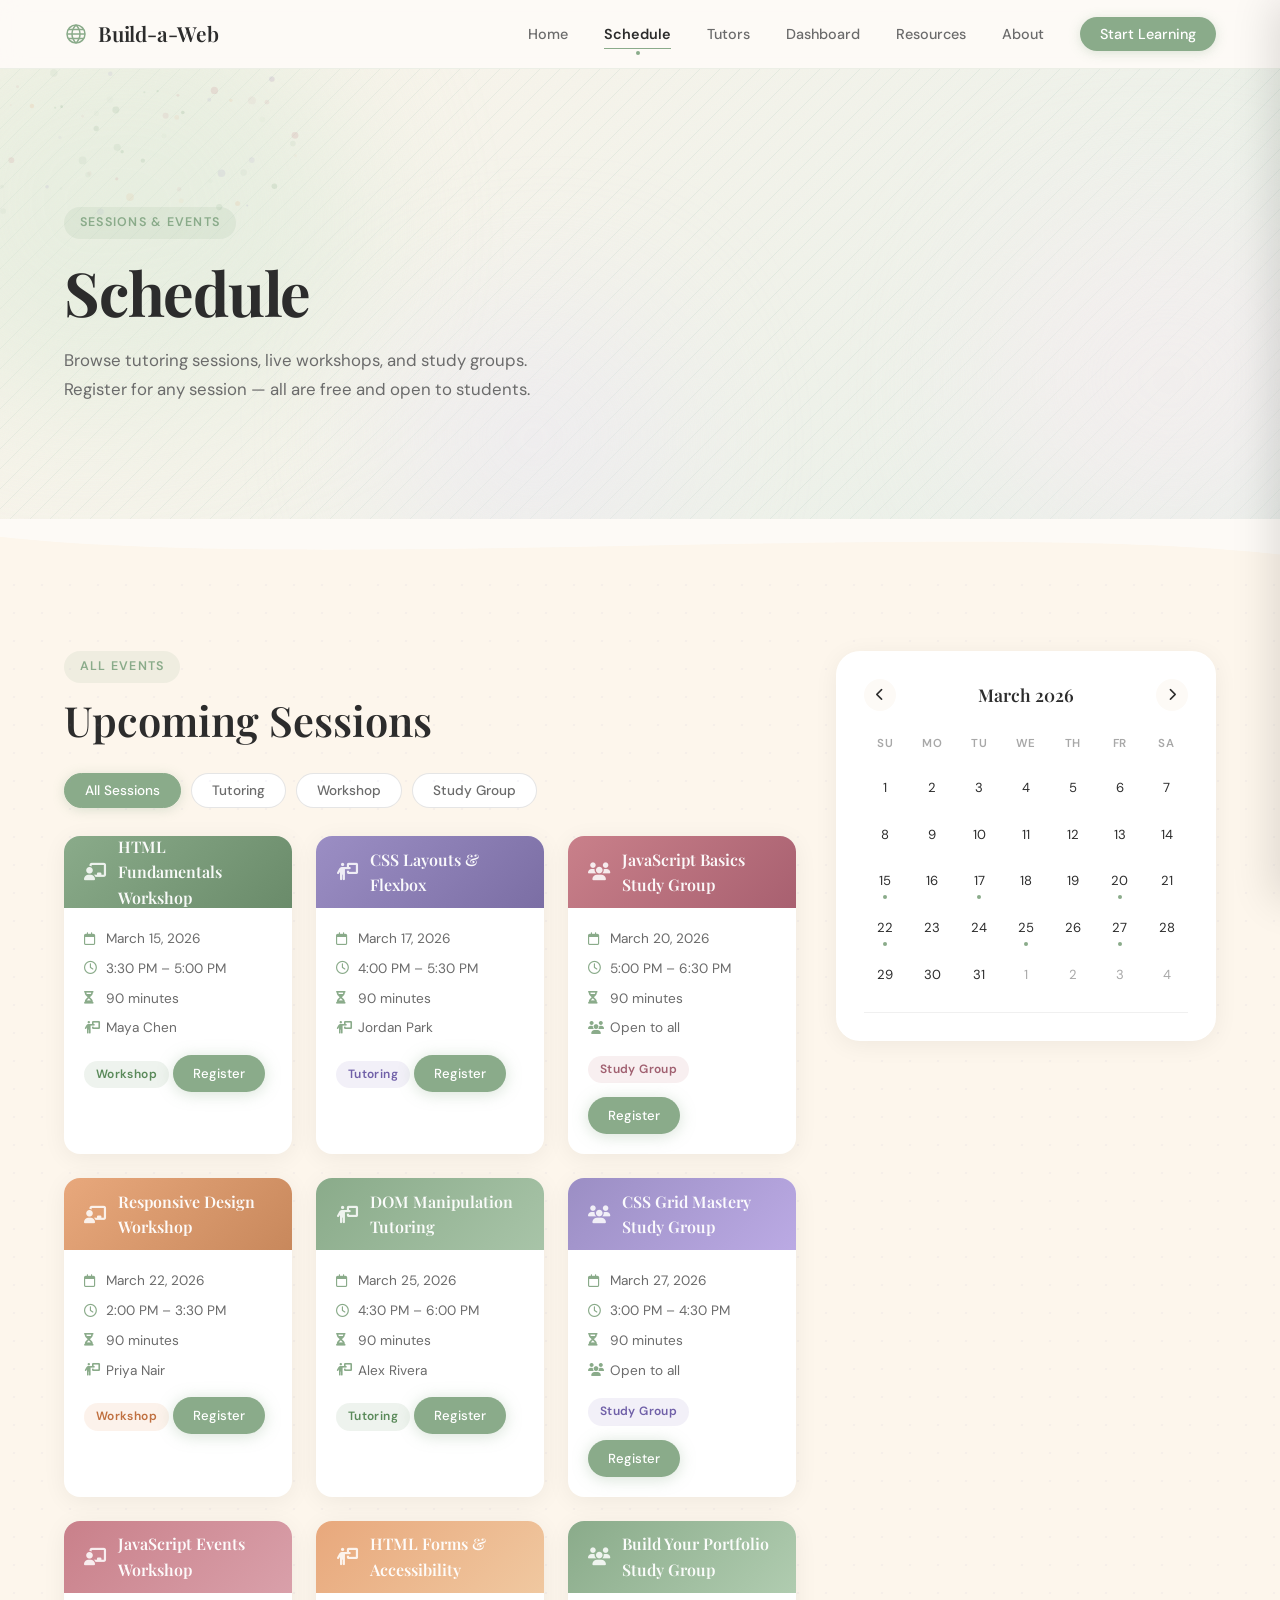
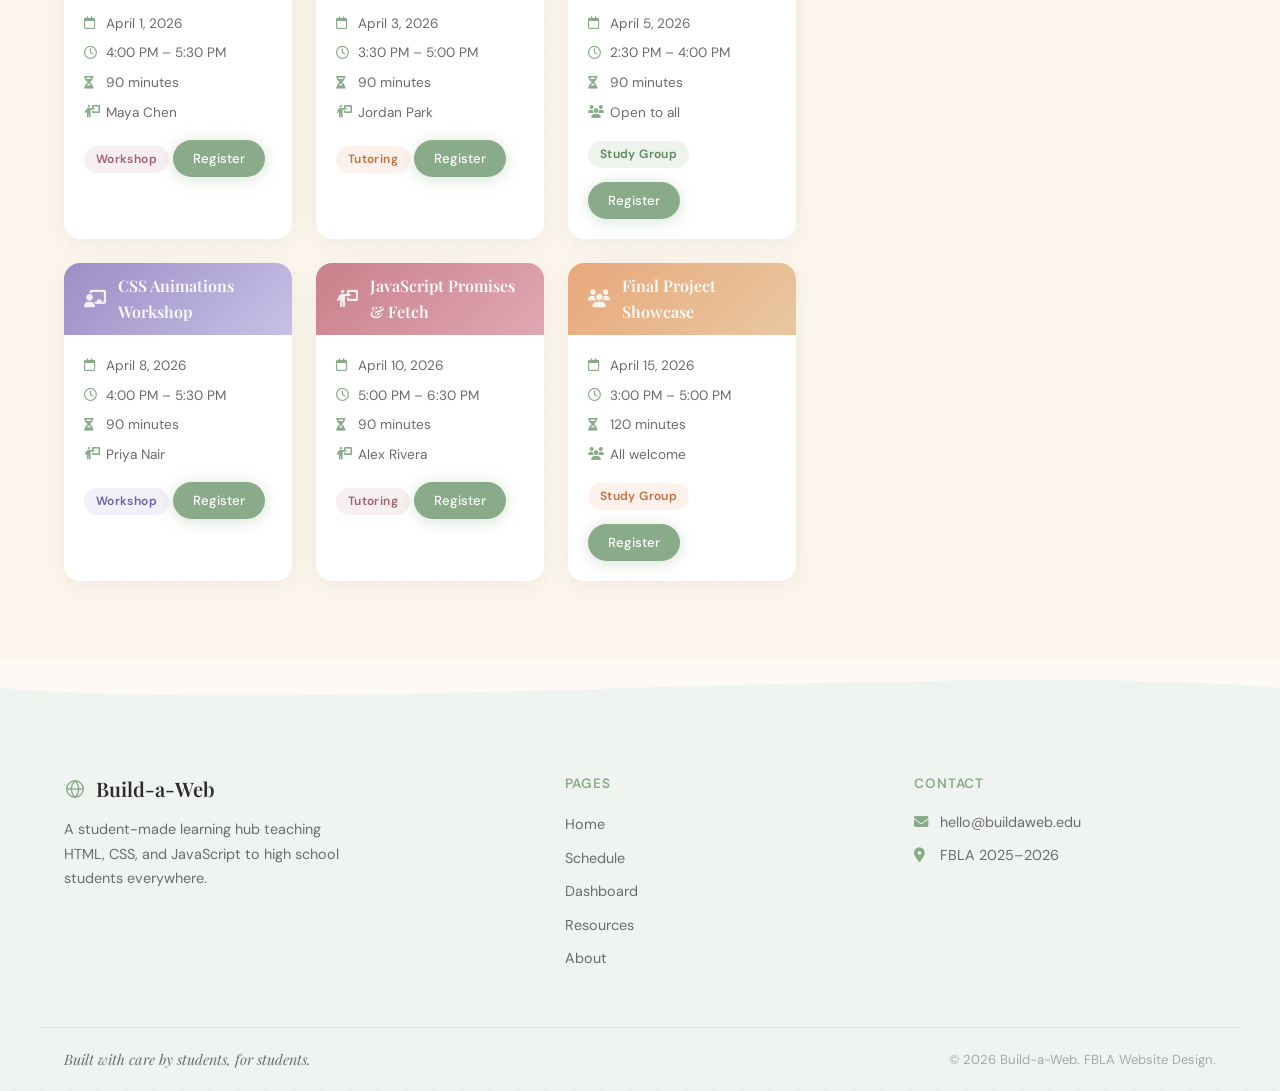
<file: schedule.html>
<!DOCTYPE html>
<html lang="en">
<head>
  <meta charset="UTF-8" />
  <meta name="viewport" content="width=device-width, initial-scale=1.0" />
  <meta name="description" content="Browse and register for Build-a-Web tutoring sessions, workshops, and study groups." />
  <title>Schedule | Build-a-Web</title>
  <link rel="stylesheet" href="styles.css" />
  <link rel="stylesheet" href="https://cdnjs.cloudflare.com/ajax/libs/font-awesome/6.5.0/css/all.min.css" />
  <style>
    .schedule-grid {
      display: grid;
      grid-template-columns: 1fr 1fr 1fr;
      gap: 24px;
    }
    @media(max-width:1024px){ .schedule-grid { grid-template-columns: 1fr 1fr; } }
    @media(max-width:640px) { .schedule-grid { grid-template-columns: 1fr; } }

    .session-card { border-radius: var(--radius-card); overflow:hidden; box-shadow: var(--card-shadow); background:var(--white); transition: all var(--transition); }
    .session-card:hover { transform:translateY(-4px); box-shadow: var(--card-shadow-hover); }

    .calendar-layout {
      display: grid;
      grid-template-columns: 1fr 380px;
      gap: 40px;
      align-items: start;
    }
    @media(max-width:1024px){ .calendar-layout { grid-template-columns:1fr; } }

    /* Form success message */
    .form-success {
      display: none;
      background: rgba(138,171,138,0.12);
      border: 1.5px solid var(--sage-mid);
      border-radius: 10px;
      padding: 16px;
      text-align: center;
      color: #3a6a3a;
      font-size: 0.9rem;
      margin-top: 16px;
    }
  </style>
</head>
<body>

<!-- NAV -->
<nav class="nav" role="navigation" aria-label="Main navigation">
  <div class="nav-inner">
    <a href="index.html" class="nav-logo">
      <svg width="24" height="24" viewBox="0 0 24 24" fill="none" aria-hidden="true">
        <circle cx="12" cy="12" r="9" stroke="currentColor" stroke-width="1.5"/>
        <path d="M12 3C12 3 8 7 8 12C8 17 12 21 12 21" stroke="currentColor" stroke-width="1.5"/>
        <path d="M12 3C12 3 16 7 16 12C16 17 12 21 12 21" stroke="currentColor" stroke-width="1.5"/>
        <line x1="3" y1="12" x2="21" y2="12" stroke="currentColor" stroke-width="1.5"/>
        <line x1="4.5" y1="7.5" x2="19.5" y2="7.5" stroke="currentColor" stroke-width="1.5"/>
        <line x1="4.5" y1="16.5" x2="19.5" y2="16.5" stroke="currentColor" stroke-width="1.5"/>
      </svg>
      Build-a-Web
    </a>
    <ul class="nav-links" role="list">
      <li><a href="index.html" class="nav-link">Home</a></li>
      <li><a href="schedule.html" class="nav-link">Schedule</a></li>
      <li><a href="tutors.html" class="nav-link">Tutors</a></li>
      <li><a href="dashboard.html" class="nav-link">Dashboard</a></li>
      <li><a href="resources.html" class="nav-link">Resources</a></li>
      <li><a href="about.html" class="nav-link">About</a></li>
      <li><a href="resources.html" class="nav-link nav-cta">Start Learning</a></li>
    </ul>
    <button class="nav-hamburger" aria-label="Open menu"><span></span><span></span><span></span></button>
  </div>
</nav>
<div class="nav-overlay"></div>
<nav class="nav-drawer">
  <a href="index.html" class="drawer-link">Home</a>
  <a href="schedule.html" class="drawer-link">Schedule</a>
  <a href="tutors.html" class="drawer-link">Tutors</a>
  <a href="dashboard.html" class="drawer-link">Dashboard</a>
  <a href="resources.html" class="drawer-link">Resources</a>
  <a href="about.html" class="drawer-link">About</a>
</nav>


<!-- HERO -->
<section class="hero hero-pattern-lines" style="min-height:50vh" aria-label="Schedule hero">
  <div class="hero-bg">
    <div class="hero-bg-pattern"></div>
    <div class="blob blob-1" style="background:#d4e8d4"></div>
    <div class="blob blob-2" style="background:#fceef5"></div>
    <div class="blob blob-3" style="background:#ede8f5"></div>
  </div>
  <canvas class="particle-canvas" id="schedule-particles" aria-hidden="true"></canvas>
  <div class="container hero-content" style="width:100%">
    <div style="padding:120px 0 60px; max-width:640px">
      <div class="hero-text">
        <span class="hero-label">Sessions &amp; Events</span>
        <h1 class="hero-title">Schedule</h1>
        <p class="hero-subtitle">Browse tutoring sessions, live workshops, and study groups. Register for any session — all are free and open to students.</p>
      </div>
    </div>
  </div>
</section>

<svg class="wave-divider" viewBox="0 0 1440 60" preserveAspectRatio="none" aria-hidden="true">
  <path d="M0,20 C360,60 1080,0 1440,40 L1440,60 L0,60 Z" fill="#fdf6ec"/>
</svg>


<!-- SESSIONS + CALENDAR LAYOUT -->
<section class="section bg-cream" aria-labelledby="sessions-heading">
  <div class="container">
    <div class="calendar-layout">

      <!-- LEFT: Sessions -->
      <div>
        <div style="display:flex; align-items:center; justify-content:space-between; flex-wrap:wrap; gap:16px; margin-bottom:28px">
          <div>
            <span class="section-label">All Events</span>
            <h2 class="section-title" id="sessions-heading" style="margin-bottom:0; text-align:left">Upcoming Sessions</h2>
          </div>
        </div>

        <!-- Filter Pills -->
        <div class="filter-group" style="justify-content:flex-start; margin-bottom:28px" role="group" aria-label="Filter sessions by type">
          <button class="filter-pill active" data-filter="all">All Sessions</button>
          <button class="filter-pill" data-filter="tutoring">Tutoring</button>
          <button class="filter-pill" data-filter="workshop">Workshop</button>
          <button class="filter-pill" data-filter="study-group">Study Group</button>
        </div>

        <div class="schedule-grid">

          <!-- Session 1 -->
          <article class="session-card reveal" data-type="workshop">
            <div class="session-header" style="background:linear-gradient(135deg,#8aab8a,#6a8b6a)">
              <i class="fa-solid fa-chalkboard-user" aria-hidden="true"></i>
              <span class="session-title">HTML Fundamentals Workshop</span>
            </div>
            <div class="session-body">
              <div class="session-meta">
                <div class="session-meta-item"><i class="fa-regular fa-calendar" aria-hidden="true"></i> March 15, 2026</div>
                <div class="session-meta-item"><i class="fa-regular fa-clock" aria-hidden="true"></i> 3:30 PM – 5:00 PM</div>
                <div class="session-meta-item"><i class="fa-solid fa-hourglass-half" aria-hidden="true"></i> 90 minutes</div>
                <div class="session-meta-item"><i class="fa-solid fa-person-chalkboard" aria-hidden="true"></i> Maya Chen</div>
              </div>
              <span class="badge badge-sage" style="margin-bottom:14px">Workshop</span>
              <button class="btn btn-primary btn-sm" onclick="openModal('modal-s1')" aria-haspopup="dialog">Register</button>
            </div>
          </article>

          <!-- Session 2 -->
          <article class="session-card reveal reveal-delay-1" data-type="tutoring">
            <div class="session-header" style="background:linear-gradient(135deg,#9b8ec4,#7b6ea4)">
              <i class="fa-solid fa-person-chalkboard" aria-hidden="true"></i>
              <span class="session-title">CSS Layouts &amp; Flexbox</span>
            </div>
            <div class="session-body">
              <div class="session-meta">
                <div class="session-meta-item"><i class="fa-regular fa-calendar" aria-hidden="true"></i> March 17, 2026</div>
                <div class="session-meta-item"><i class="fa-regular fa-clock" aria-hidden="true"></i> 4:00 PM – 5:30 PM</div>
                <div class="session-meta-item"><i class="fa-solid fa-hourglass-half" aria-hidden="true"></i> 90 minutes</div>
                <div class="session-meta-item"><i class="fa-solid fa-person-chalkboard" aria-hidden="true"></i> Jordan Park</div>
              </div>
              <span class="badge badge-lavender" style="margin-bottom:14px">Tutoring</span>
              <button class="btn btn-primary btn-sm" onclick="openModal('modal-s2')" aria-haspopup="dialog">Register</button>
            </div>
          </article>

          <!-- Session 3 -->
          <article class="session-card reveal reveal-delay-2" data-type="study-group">
            <div class="session-header" style="background:linear-gradient(135deg,#c9808a,#a86070)">
              <i class="fa-solid fa-users" aria-hidden="true"></i>
              <span class="session-title">JavaScript Basics Study Group</span>
            </div>
            <div class="session-body">
              <div class="session-meta">
                <div class="session-meta-item"><i class="fa-regular fa-calendar" aria-hidden="true"></i> March 20, 2026</div>
                <div class="session-meta-item"><i class="fa-regular fa-clock" aria-hidden="true"></i> 5:00 PM – 6:30 PM</div>
                <div class="session-meta-item"><i class="fa-solid fa-hourglass-half" aria-hidden="true"></i> 90 minutes</div>
                <div class="session-meta-item"><i class="fa-solid fa-users" aria-hidden="true"></i> Open to all</div>
              </div>
              <span class="badge badge-rose" style="margin-bottom:14px">Study Group</span>
              <button class="btn btn-primary btn-sm" onclick="openModal('modal-s3')" aria-haspopup="dialog">Register</button>
            </div>
          </article>

          <!-- Session 4 -->
          <article class="session-card reveal" data-type="workshop">
            <div class="session-header" style="background:linear-gradient(135deg,#e8a87c,#c8885c)">
              <i class="fa-solid fa-chalkboard-user" aria-hidden="true"></i>
              <span class="session-title">Responsive Design Workshop</span>
            </div>
            <div class="session-body">
              <div class="session-meta">
                <div class="session-meta-item"><i class="fa-regular fa-calendar" aria-hidden="true"></i> March 22, 2026</div>
                <div class="session-meta-item"><i class="fa-regular fa-clock" aria-hidden="true"></i> 2:00 PM – 3:30 PM</div>
                <div class="session-meta-item"><i class="fa-solid fa-hourglass-half" aria-hidden="true"></i> 90 minutes</div>
                <div class="session-meta-item"><i class="fa-solid fa-person-chalkboard" aria-hidden="true"></i> Priya Nair</div>
              </div>
              <span class="badge badge-peach" style="margin-bottom:14px">Workshop</span>
              <button class="btn btn-primary btn-sm" onclick="openModal('modal-s4')" aria-haspopup="dialog">Register</button>
            </div>
          </article>

          <!-- Session 5 -->
          <article class="session-card reveal reveal-delay-1" data-type="tutoring">
            <div class="session-header" style="background:linear-gradient(135deg,#8aab8a,#a8c4a8)">
              <i class="fa-solid fa-person-chalkboard" aria-hidden="true"></i>
              <span class="session-title">DOM Manipulation Tutoring</span>
            </div>
            <div class="session-body">
              <div class="session-meta">
                <div class="session-meta-item"><i class="fa-regular fa-calendar" aria-hidden="true"></i> March 25, 2026</div>
                <div class="session-meta-item"><i class="fa-regular fa-clock" aria-hidden="true"></i> 4:30 PM – 6:00 PM</div>
                <div class="session-meta-item"><i class="fa-solid fa-hourglass-half" aria-hidden="true"></i> 90 minutes</div>
                <div class="session-meta-item"><i class="fa-solid fa-person-chalkboard" aria-hidden="true"></i> Alex Rivera</div>
              </div>
              <span class="badge badge-sage" style="margin-bottom:14px">Tutoring</span>
              <button class="btn btn-primary btn-sm" onclick="openModal('modal-s5')" aria-haspopup="dialog">Register</button>
            </div>
          </article>

          <!-- Session 6 -->
          <article class="session-card reveal reveal-delay-2" data-type="study-group">
            <div class="session-header" style="background:linear-gradient(135deg,#9b8ec4,#bbaae4)">
              <i class="fa-solid fa-users" aria-hidden="true"></i>
              <span class="session-title">CSS Grid Mastery Study Group</span>
            </div>
            <div class="session-body">
              <div class="session-meta">
                <div class="session-meta-item"><i class="fa-regular fa-calendar" aria-hidden="true"></i> March 27, 2026</div>
                <div class="session-meta-item"><i class="fa-regular fa-clock" aria-hidden="true"></i> 3:00 PM – 4:30 PM</div>
                <div class="session-meta-item"><i class="fa-solid fa-hourglass-half" aria-hidden="true"></i> 90 minutes</div>
                <div class="session-meta-item"><i class="fa-solid fa-users" aria-hidden="true"></i> Open to all</div>
              </div>
              <span class="badge badge-lavender" style="margin-bottom:14px">Study Group</span>
              <button class="btn btn-primary btn-sm" onclick="openModal('modal-s6')" aria-haspopup="dialog">Register</button>
            </div>
          </article>

          <!-- Session 7 -->
          <article class="session-card reveal" data-type="workshop">
            <div class="session-header" style="background:linear-gradient(135deg,#c9808a,#d9a0aa)">
              <i class="fa-solid fa-chalkboard-user" aria-hidden="true"></i>
              <span class="session-title">JavaScript Events Workshop</span>
            </div>
            <div class="session-body">
              <div class="session-meta">
                <div class="session-meta-item"><i class="fa-regular fa-calendar" aria-hidden="true"></i> April 1, 2026</div>
                <div class="session-meta-item"><i class="fa-regular fa-clock" aria-hidden="true"></i> 4:00 PM – 5:30 PM</div>
                <div class="session-meta-item"><i class="fa-solid fa-hourglass-half" aria-hidden="true"></i> 90 minutes</div>
                <div class="session-meta-item"><i class="fa-solid fa-person-chalkboard" aria-hidden="true"></i> Maya Chen</div>
              </div>
              <span class="badge badge-rose" style="margin-bottom:14px">Workshop</span>
              <button class="btn btn-primary btn-sm" onclick="openModal('modal-s7')" aria-haspopup="dialog">Register</button>
            </div>
          </article>

          <!-- Session 8 -->
          <article class="session-card reveal reveal-delay-1" data-type="tutoring">
            <div class="session-header" style="background:linear-gradient(135deg,#e8a87c,#f0c8a0)">
              <i class="fa-solid fa-person-chalkboard" aria-hidden="true"></i>
              <span class="session-title">HTML Forms &amp; Accessibility</span>
            </div>
            <div class="session-body">
              <div class="session-meta">
                <div class="session-meta-item"><i class="fa-regular fa-calendar" aria-hidden="true"></i> April 3, 2026</div>
                <div class="session-meta-item"><i class="fa-regular fa-clock" aria-hidden="true"></i> 3:30 PM – 5:00 PM</div>
                <div class="session-meta-item"><i class="fa-solid fa-hourglass-half" aria-hidden="true"></i> 90 minutes</div>
                <div class="session-meta-item"><i class="fa-solid fa-person-chalkboard" aria-hidden="true"></i> Jordan Park</div>
              </div>
              <span class="badge badge-peach" style="margin-bottom:14px">Tutoring</span>
              <button class="btn btn-primary btn-sm" onclick="openModal('modal-s8')" aria-haspopup="dialog">Register</button>
            </div>
          </article>

          <!-- Session 9 -->
          <article class="session-card reveal reveal-delay-2" data-type="study-group">
            <div class="session-header" style="background:linear-gradient(135deg,#8aab8a,#b0ccb0)">
              <i class="fa-solid fa-users" aria-hidden="true"></i>
              <span class="session-title">Build Your Portfolio Study Group</span>
            </div>
            <div class="session-body">
              <div class="session-meta">
                <div class="session-meta-item"><i class="fa-regular fa-calendar" aria-hidden="true"></i> April 5, 2026</div>
                <div class="session-meta-item"><i class="fa-regular fa-clock" aria-hidden="true"></i> 2:30 PM – 4:00 PM</div>
                <div class="session-meta-item"><i class="fa-solid fa-hourglass-half" aria-hidden="true"></i> 90 minutes</div>
                <div class="session-meta-item"><i class="fa-solid fa-users" aria-hidden="true"></i> Open to all</div>
              </div>
              <span class="badge badge-sage" style="margin-bottom:14px">Study Group</span>
              <button class="btn btn-primary btn-sm" onclick="openModal('modal-s9')" aria-haspopup="dialog">Register</button>
            </div>
          </article>

          <!-- Session 10 -->
          <article class="session-card reveal" data-type="workshop">
            <div class="session-header" style="background:linear-gradient(135deg,#9b8ec4,#c8c0e8)">
              <i class="fa-solid fa-chalkboard-user" aria-hidden="true"></i>
              <span class="session-title">CSS Animations Workshop</span>
            </div>
            <div class="session-body">
              <div class="session-meta">
                <div class="session-meta-item"><i class="fa-regular fa-calendar" aria-hidden="true"></i> April 8, 2026</div>
                <div class="session-meta-item"><i class="fa-regular fa-clock" aria-hidden="true"></i> 4:00 PM – 5:30 PM</div>
                <div class="session-meta-item"><i class="fa-solid fa-hourglass-half" aria-hidden="true"></i> 90 minutes</div>
                <div class="session-meta-item"><i class="fa-solid fa-person-chalkboard" aria-hidden="true"></i> Priya Nair</div>
              </div>
              <span class="badge badge-lavender" style="margin-bottom:14px">Workshop</span>
              <button class="btn btn-primary btn-sm" onclick="openModal('modal-s10')" aria-haspopup="dialog">Register</button>
            </div>
          </article>

          <!-- Session 11 -->
          <article class="session-card reveal reveal-delay-1" data-type="tutoring">
            <div class="session-header" style="background:linear-gradient(135deg,#c9808a,#e0a8b4)">
              <i class="fa-solid fa-person-chalkboard" aria-hidden="true"></i>
              <span class="session-title">JavaScript Promises &amp; Fetch</span>
            </div>
            <div class="session-body">
              <div class="session-meta">
                <div class="session-meta-item"><i class="fa-regular fa-calendar" aria-hidden="true"></i> April 10, 2026</div>
                <div class="session-meta-item"><i class="fa-regular fa-clock" aria-hidden="true"></i> 5:00 PM – 6:30 PM</div>
                <div class="session-meta-item"><i class="fa-solid fa-hourglass-half" aria-hidden="true"></i> 90 minutes</div>
                <div class="session-meta-item"><i class="fa-solid fa-person-chalkboard" aria-hidden="true"></i> Alex Rivera</div>
              </div>
              <span class="badge badge-rose" style="margin-bottom:14px">Tutoring</span>
              <button class="btn btn-primary btn-sm" onclick="openModal('modal-s11')" aria-haspopup="dialog">Register</button>
            </div>
          </article>

          <!-- Session 12 -->
          <article class="session-card reveal reveal-delay-2" data-type="study-group">
            <div class="session-header" style="background:linear-gradient(135deg,#e8a87c,#e8c8a0)">
              <i class="fa-solid fa-users" aria-hidden="true"></i>
              <span class="session-title">Final Project Showcase</span>
            </div>
            <div class="session-body">
              <div class="session-meta">
                <div class="session-meta-item"><i class="fa-regular fa-calendar" aria-hidden="true"></i> April 15, 2026</div>
                <div class="session-meta-item"><i class="fa-regular fa-clock" aria-hidden="true"></i> 3:00 PM – 5:00 PM</div>
                <div class="session-meta-item"><i class="fa-solid fa-hourglass-half" aria-hidden="true"></i> 120 minutes</div>
                <div class="session-meta-item"><i class="fa-solid fa-users" aria-hidden="true"></i> All welcome</div>
              </div>
              <span class="badge badge-peach" style="margin-bottom:14px">Study Group</span>
              <button class="btn btn-primary btn-sm" onclick="openModal('modal-s12')" aria-haspopup="dialog">Register</button>
            </div>
          </article>

        </div><!-- /schedule-grid -->
      </div><!-- /left col -->


      <!-- RIGHT: Calendar Widget -->
      <aside>
        <div style="position:sticky; top:88px">
          <div class="calendar-widget" role="region" aria-label="Session calendar">
            <div class="calendar-header">
              <button class="calendar-nav-btn cal-prev" id="cal-prev" aria-label="Previous month">
                <i class="fa-solid fa-chevron-left" aria-hidden="true"></i>
              </button>
              <h3 class="calendar-month-label">March 2026</h3>
              <button class="calendar-nav-btn cal-next" id="cal-next" aria-label="Next month">
                <i class="fa-solid fa-chevron-right" aria-hidden="true"></i>
              </button>
            </div>
            <div class="calendar-days-header">
              <div class="calendar-day-name">Su</div>
              <div class="calendar-day-name">Mo</div>
              <div class="calendar-day-name">Tu</div>
              <div class="calendar-day-name">We</div>
              <div class="calendar-day-name">Th</div>
              <div class="calendar-day-name">Fr</div>
              <div class="calendar-day-name">Sa</div>
            </div>
            <div class="calendar-grid" id="cal-grid" aria-label="Calendar days"></div>
            <div class="calendar-sessions-panel" id="cal-sessions-panel" aria-live="polite"></div>
          </div>
        </div>
      </aside>

    </div>
  </div>
</section>


<!-- ============================================================
     REGISTER MODALS (shared structure — one per session)
     ============================================================ -->

<!-- Generic register modal template for sessions 1–12 -->
<div id="modal-s1" class="modal-overlay" role="dialog" aria-modal="true" aria-labelledby="modal-s1-title" aria-hidden="true">
  <div class="modal">
    <div class="modal-header">
      <h3 id="modal-s1-title">Register — HTML Fundamentals Workshop</h3>
      <button class="modal-close" aria-label="Close modal"><i class="fa-solid fa-xmark" aria-hidden="true"></i></button>
    </div>
    <div class="modal-body">
      <p style="font-size:0.9rem;color:var(--gray-mid);margin-bottom:20px">
        <i class="fa-regular fa-calendar" aria-hidden="true" style="color:var(--sage);margin-right:6px"></i>
        March 15, 2026 &nbsp;|&nbsp;
        <i class="fa-regular fa-clock" aria-hidden="true" style="color:var(--sage);margin-right:6px"></i>
        3:30 PM – 5:00 PM &nbsp;|&nbsp;
        <i class="fa-solid fa-person-chalkboard" aria-hidden="true" style="color:var(--sage);margin-right:6px"></i>
        Maya Chen
      </p>
      <form class="register-form" novalidate>
        <div class="form-group">
          <label for="s1-name">Your Name</label>
          <input type="text" id="s1-name" placeholder="Full name" required />
        </div>
        <div class="form-group">
          <label for="s1-email">Email Address</label>
          <input type="email" id="s1-email" placeholder="you@school.edu" required />
        </div>
        <div class="form-group">
          <label for="s1-grade">Grade</label>
          <select id="s1-grade">
            <option value="">Select grade</option>
            <option>9th Grade</option><option>10th Grade</option><option>11th Grade</option><option>12th Grade</option>
          </select>
        </div>
        <button type="submit" class="btn btn-primary" style="width:100%">Confirm Registration</button>
        <div class="form-success"><i class="fa-solid fa-check-circle" aria-hidden="true"></i> You're registered! See you on March 15.</div>
      </form>
    </div>
  </div>
</div>

<!-- Sessions 2–12: simplified modals sharing same form structure -->
<script>
// Generate modals 2–12 dynamically
const sessionData = [
  { id:'s2', title:'CSS Layouts & Flexbox',         date:'March 17, 2026', time:'4:00 PM – 5:30 PM',  host:'Jordan Park',  confirm:'March 17' },
  { id:'s3', title:'JavaScript Basics Study Group', date:'March 20, 2026', time:'5:00 PM – 6:30 PM',  host:'Open to all',  confirm:'March 20' },
  { id:'s4', title:'Responsive Design Workshop',    date:'March 22, 2026', time:'2:00 PM – 3:30 PM',  host:'Priya Nair',   confirm:'March 22' },
  { id:'s5', title:'DOM Manipulation Tutoring',     date:'March 25, 2026', time:'4:30 PM – 6:00 PM',  host:'Alex Rivera',  confirm:'March 25' },
  { id:'s6', title:'CSS Grid Mastery Study Group',  date:'March 27, 2026', time:'3:00 PM – 4:30 PM',  host:'Open to all',  confirm:'March 27' },
  { id:'s7', title:'JavaScript Events Workshop',    date:'April 1, 2026',  time:'4:00 PM – 5:30 PM',  host:'Maya Chen',    confirm:'April 1'  },
  { id:'s8', title:'HTML Forms & Accessibility',    date:'April 3, 2026',  time:'3:30 PM – 5:00 PM',  host:'Jordan Park',  confirm:'April 3'  },
  { id:'s9', title:'Build Your Portfolio Study Group', date:'April 5, 2026',time:'2:30 PM – 4:00 PM',host:'Open to all',  confirm:'April 5'  },
  { id:'s10',title:'CSS Animations Workshop',       date:'April 8, 2026',  time:'4:00 PM – 5:30 PM',  host:'Priya Nair',   confirm:'April 8'  },
  { id:'s11',title:'JavaScript Promises & Fetch',   date:'April 10, 2026', time:'5:00 PM – 6:30 PM',  host:'Alex Rivera',  confirm:'April 10' },
  { id:'s12',title:'Final Project Showcase',        date:'April 15, 2026', time:'3:00 PM – 5:00 PM',  host:'All welcome',  confirm:'April 15' },
];

document.addEventListener('DOMContentLoaded', () => {
  sessionData.forEach(s => {
    const div = document.createElement('div');
    div.id = `modal-${s.id}`;
    div.className = 'modal-overlay';
    div.setAttribute('role','dialog');
    div.setAttribute('aria-modal','true');
    div.setAttribute('aria-labelledby',`modal-${s.id}-title`);
    div.setAttribute('aria-hidden','true');
    div.innerHTML = `
      <div class="modal">
        <div class="modal-header">
          <h3 id="modal-${s.id}-title">Register — ${s.title}</h3>
          <button class="modal-close" aria-label="Close modal"><i class="fa-solid fa-xmark" aria-hidden="true"></i></button>
        </div>
        <div class="modal-body">
          <p style="font-size:0.9rem;color:var(--gray-mid);margin-bottom:20px">
            <i class="fa-regular fa-calendar" aria-hidden="true" style="color:var(--sage);margin-right:6px"></i>${s.date} &nbsp;|&nbsp;
            <i class="fa-regular fa-clock" aria-hidden="true" style="color:var(--sage);margin-right:6px"></i>${s.time} &nbsp;|&nbsp;
            <i class="fa-solid fa-person-chalkboard" aria-hidden="true" style="color:var(--sage);margin-right:6px"></i>${s.host}
          </p>
          <form class="register-form" novalidate>
            <div class="form-group"><label>Your Name</label><input type="text" placeholder="Full name" required /></div>
            <div class="form-group"><label>Email Address</label><input type="email" placeholder="you@school.edu" required /></div>
            <div class="form-group"><label>Grade</label>
              <select><option value="">Select grade</option><option>9th Grade</option><option>10th Grade</option><option>11th Grade</option><option>12th Grade</option></select>
            </div>
            <button type="submit" class="btn btn-primary" style="width:100%">Confirm Registration</button>
            <div class="form-success"><i class="fa-solid fa-check-circle" aria-hidden="true"></i> You're registered! See you on ${s.confirm}.</div>
          </form>
        </div>
      </div>`;
    document.body.appendChild(div);
  });

  // Init register forms
  document.querySelectorAll('.register-form').forEach(form => {
    form.addEventListener('submit', e => {
      e.preventDefault();
      const msg = form.querySelector('.form-success');
      if (msg) {
        msg.style.display = 'block';
        form.querySelectorAll('input,select,button[type="submit"]').forEach(el => el.disabled = true);
      }
    });
  });

  // Init calendar
  const calSessions = {
    '2026-03-15': [{ title:'HTML Fundamentals Workshop', time:'3:30 PM',  color:'var(--sage)'        }],
    '2026-03-17': [{ title:'CSS Layouts & Flexbox',       time:'4:00 PM',  color:'var(--lavender)'    }],
    '2026-03-20': [{ title:'JavaScript Basics Study Group',time:'5:00 PM', color:'var(--dusty-rose)'  }],
    '2026-03-22': [{ title:'Responsive Design Workshop',  time:'2:00 PM',  color:'var(--peach)'       }],
    '2026-03-25': [{ title:'DOM Manipulation Tutoring',   time:'4:30 PM',  color:'var(--sage)'        }],
    '2026-03-27': [{ title:'CSS Grid Mastery',            time:'3:00 PM',  color:'var(--lavender)'    }],
    '2026-04-01': [{ title:'JavaScript Events Workshop',  time:'4:00 PM',  color:'var(--dusty-rose)'  }],
    '2026-04-03': [{ title:'HTML Forms & Accessibility',  time:'3:30 PM',  color:'var(--peach)'       }],
    '2026-04-05': [{ title:'Build Your Portfolio',        time:'2:30 PM',  color:'var(--sage)'        }],
    '2026-04-08': [{ title:'CSS Animations Workshop',     time:'4:00 PM',  color:'var(--lavender)'    }],
    '2026-04-10': [{ title:'JavaScript Promises & Fetch', time:'5:00 PM',  color:'var(--dusty-rose)'  }],
    '2026-04-15': [{ title:'Final Project Showcase',      time:'3:00 PM',  color:'var(--peach)'       }],
  };

  initCalendar('calendar-widget-wrap', calSessions);
});
</script>

<!-- Calendar container wrapper needed by initCalendar -->
<script>
// Patch: re-bind calendar widget since HTML structure already present
window.addEventListener('load', () => {
  const calSessions = {
    '2026-03-15': [{ title:'HTML Fundamentals Workshop', time:'3:30 PM', color:'var(--sage)' }],
    '2026-03-17': [{ title:'CSS Layouts & Flexbox', time:'4:00 PM', color:'var(--lavender)' }],
    '2026-03-20': [{ title:'JavaScript Basics Study Group', time:'5:00 PM', color:'var(--dusty-rose)' }],
    '2026-03-22': [{ title:'Responsive Design Workshop', time:'2:00 PM', color:'var(--peach)' }],
    '2026-03-25': [{ title:'DOM Manipulation Tutoring', time:'4:30 PM', color:'var(--sage)' }],
    '2026-03-27': [{ title:'CSS Grid Mastery', time:'3:00 PM', color:'var(--lavender)' }],
    '2026-04-01': [{ title:'JavaScript Events Workshop', time:'4:00 PM', color:'var(--dusty-rose)' }],
    '2026-04-03': [{ title:'HTML Forms & Accessibility', time:'3:30 PM', color:'var(--peach)' }],
    '2026-04-05': [{ title:'Build Your Portfolio', time:'2:30 PM', color:'var(--sage)' }],
    '2026-04-08': [{ title:'CSS Animations Workshop', time:'4:00 PM', color:'var(--lavender)' }],
    '2026-04-10': [{ title:'JavaScript Promises & Fetch', time:'5:00 PM', color:'var(--dusty-rose)' }],
    '2026-04-15': [{ title:'Final Project Showcase', time:'3:00 PM', color:'var(--peach)' }],
  };

  // Use the inline calendar widget
  const container = document.querySelector('.calendar-widget');
  if (!container) return;

  let current = new Date(2026, 2, 1); // March 2026
  const MONTHS = ['January','February','March','April','May','June','July','August','September','October','November','December'];
  const today  = new Date();

  function render() {
    const year  = current.getFullYear();
    const month = current.getMonth();
    const label = container.querySelector('.calendar-month-label');
    if (label) label.textContent = `${MONTHS[month]} ${year}`;

    const firstDay = new Date(year, month, 1).getDay();
    const lastDate = new Date(year, month + 1, 0).getDate();
    const prevLast = new Date(year, month, 0).getDate();
    const grid  = container.querySelector('.calendar-grid');
    if (!grid) return;

    let html = '';
    for (let i = firstDay - 1; i >= 0; i--) html += `<div class="cal-day other-month">${prevLast - i}</div>`;
    for (let d = 1; d <= lastDate; d++) {
      const ds = `${year}-${String(month+1).padStart(2,'0')}-${String(d).padStart(2,'0')}`;
      const hasSess = !!calSessions[ds];
      const isToday = d === today.getDate() && month === today.getMonth() && year === today.getFullYear();
      html += `<div class="cal-day${isToday?' today':''}${hasSess?' has-session':''}" data-date="${ds}">${d}</div>`;
    }
    const remaining = (7 - ((firstDay + lastDate) % 7)) % 7;
    for (let i = 1; i <= remaining; i++) html += `<div class="cal-day other-month">${i}</div>`;
    grid.innerHTML = html;

    grid.querySelectorAll('.cal-day:not(.other-month)').forEach(day => {
      day.addEventListener('click', () => {
        grid.querySelectorAll('.cal-day').forEach(d => d.classList.remove('selected'));
        day.classList.add('selected');
        showSessions(day.dataset.date);
      });
    });
  }

  function showSessions(ds) {
    const panel = container.querySelector('.calendar-sessions-panel');
    if (!panel) return;
    const sessions = calSessions[ds];
    if (!sessions || !sessions.length) {
      panel.innerHTML = '<p style="font-size:0.85rem;color:var(--gray-mid);padding:8px 0">No sessions on this day.</p>';
    } else {
      panel.innerHTML = sessions.map(s => `
        <div class="cal-session-item">
          <div class="cal-session-dot" style="background:${s.color}"></div>
          <div class="cal-session-info"><div class="title">${s.title}</div><div class="time">${s.time}</div></div>
        </div>`).join('');
    }
    panel.classList.add('open');
  }

  container.querySelector('.cal-prev')?.addEventListener('click', () => { current.setMonth(current.getMonth()-1); render(); });
  container.querySelector('.cal-next')?.addEventListener('click', () => { current.setMonth(current.getMonth()+1); render(); });
  render();
});
</script>


<!-- FOOTER -->
<svg class="footer-wave" viewBox="0 0 1440 60" preserveAspectRatio="none" aria-hidden="true">
  <path d="M0,30 C360,60 1080,0 1440,30 L1440,60 L0,60 Z" fill="var(--sage-light)"/>
</svg>
<footer class="footer" role="contentinfo">
  <div class="footer-inner">
    <div class="footer-brand">
      <a href="index.html" class="footer-logo">
        <svg width="22" height="22" viewBox="0 0 24 24" fill="none" aria-hidden="true">
          <circle cx="12" cy="12" r="9" stroke="var(--sage)" stroke-width="1.5"/>
          <path d="M12 3C12 3 8 7 8 12C8 17 12 21 12 21" stroke="var(--sage)" stroke-width="1.5"/>
          <path d="M12 3C12 3 16 7 16 12C16 17 12 21 12 21" stroke="var(--sage)" stroke-width="1.5"/>
          <line x1="3" y1="12" x2="21" y2="12" stroke="var(--sage)" stroke-width="1.5"/>
        </svg>Build-a-Web
      </a>
      <p>A student-made learning hub teaching HTML, CSS, and JavaScript to high school students everywhere.</p>
    </div>
    <div class="footer-col">
      <h4>Pages</h4>
      <ul role="list">
        <li><a href="index.html">Home</a></li><li><a href="schedule.html">Schedule</a></li>
        <li><a href="dashboard.html">Dashboard</a></li><li><a href="resources.html">Resources</a></li>
        <li><a href="about.html">About</a></li>
      </ul>
    </div>
    <div class="footer-col">
      <h4>Contact</h4>
      <div class="footer-contact-item"><i class="fa-solid fa-envelope" aria-hidden="true"></i> hello@buildaweb.edu</div>
      <div class="footer-contact-item"><i class="fa-solid fa-location-dot" aria-hidden="true"></i> FBLA 2025–2026</div>
    </div>
  </div>
  <div class="footer-bottom">
    <p class="footer-tagline">Built with care by students, for students.</p>
    <p class="footer-copy">&copy; 2026 Build-a-Web. FBLA Website Design.</p>
  </div>
</footer>

<button class="back-to-top" aria-label="Back to top"><i class="fa-solid fa-arrow-up" aria-hidden="true"></i> Top</button>
<script src="script.js"></script>
</body>
</html>
</file>
<file: styles.css>
/* ============================================================
   BUILD-A-WEB — Global Stylesheet
   Design System: Soft editorial aesthetic
   ============================================================ */

/* --- Google Fonts Import --- */
@import url('https://fonts.googleapis.com/css2?family=Playfair+Display:ital,wght@0,400;0,500;0,600;0,700;1,400;1,500&family=DM+Sans:wght@300;400;500;600&family=Fira+Code:wght@400;500&display=swap');

/* --- CSS Custom Properties --- */
:root {
  /* Colors */
  --cream: #fdfaf6;
  --cream-dark: #fdf6ec;
  --sage: #8aab8a;
  --sage-light: #f0f4f0;
  --sage-mid: #d4e4d4;
  --dusty-rose: #c9808a;
  --rose-light: #fceef5;
  --lavender: #9b8ec4;
  --lavender-light: #ede8f5;
  --peach: #e8a87c;
  --peach-light: #fdf0e8;
  --charcoal: #2c2c2c;
  --gray-mid: #6b6b6b;
  --gray-light: #a8a8a8;
  --white: #ffffff;
  --card-shadow: 0 4px 24px rgba(0,0,0,0.06);
  --card-shadow-hover: 0 8px 40px rgba(0,0,0,0.10);

  /* Typography */
  --font-serif: 'Playfair Display', Georgia, serif;
  --font-sans: 'DM Sans', -apple-system, sans-serif;
  --font-mono: 'Fira Code', 'Courier New', monospace;

  /* Spacing */
  --section-padding: 80px;
  --container-max: 1200px;
  --container-pad: 24px;

  /* Border Radius */
  --radius-card: 16px;
  --radius-large: 24px;
  --radius-pill: 999px;

  /* Transitions */
  --transition: 0.3s cubic-bezier(0.4, 0, 0.2, 1);
  --transition-slow: 0.6s cubic-bezier(0.4, 0, 0.2, 1);
}

/* --- Reset & Base --- */
*, *::before, *::after {
  box-sizing: border-box;
  margin: 0;
  padding: 0;
}

html {
  scroll-behavior: smooth;
  font-size: 16px;
}

body {
  font-family: var(--font-sans);
  color: var(--charcoal);
  background-color: var(--cream);
  line-height: 1.6;
  overflow-x: hidden;
}

a {
  color: inherit;
  text-decoration: none;
}

img, svg {
  max-width: 100%;
  display: block;
}

ul {
  list-style: none;
}

button {
  font-family: var(--font-sans);
  cursor: pointer;
  border: none;
  background: none;
}

/* ============================================================
   ANIMATED GRADIENT BACKGROUNDS
   ============================================================ */

@keyframes gradientDrift {
  0%   { background-position: 0% 50%; }
  50%  { background-position: 100% 50%; }
  100% { background-position: 0% 50%; }
}

@keyframes blobFloat1 {
  0%   { transform: translateY(0px) rotate(0deg); }
  100% { transform: translateY(-18px) rotate(5deg); }
}

@keyframes blobFloat2 {
  0%   { transform: translateY(0px) rotate(0deg); }
  100% { transform: translateY(12px) rotate(-4deg); }
}

@keyframes blobFloat3 {
  0%   { transform: translateY(0px) translateX(0px); }
  100% { transform: translateY(-10px) translateX(8px); }
}

@keyframes blobFloat4 {
  0%   { transform: translateY(0px) translateX(0px); }
  100% { transform: translateY(15px) translateX(-6px); }
}

@keyframes fadeSlideUp {
  from {
    opacity: 0;
    transform: translateY(32px);
  }
  to {
    opacity: 1;
    transform: translateY(0);
  }
}

@keyframes fadeIn {
  from { opacity: 0; }
  to   { opacity: 1; }
}

@keyframes floatCard {
  0%   { transform: translateY(0px); }
  100% { transform: translateY(-8px); }
}

@keyframes pulseRing {
  0%   { box-shadow: 0 0 0 0 rgba(155, 142, 196, 0.5); }
  70%  { box-shadow: 0 0 0 12px rgba(155, 142, 196, 0); }
  100% { box-shadow: 0 0 0 0 rgba(155, 142, 196, 0); }
}

@keyframes countUp {
  from { opacity: 0; transform: translateY(16px); }
  to   { opacity: 1; transform: translateY(0); }
}

@keyframes progressFill {
  from { stroke-dashoffset: 251; }
}

@keyframes slideDown {
  from { opacity: 0; max-height: 0; }
  to   { opacity: 1; max-height: 1200px; }
}

@keyframes slideIn {
  from { transform: translateX(100%); }
  to   { transform: translateX(0); }
}

@keyframes checkmark {
  0%   { stroke-dashoffset: 50; }
  100% { stroke-dashoffset: 0; }
}

/* ============================================================
   HERO BACKGROUND SYSTEM
   ============================================================ */

.hero {
  position: relative;
  overflow: hidden;
  min-height: 88vh;
  display: flex;
  align-items: center;
}

.hero-bg {
  position: absolute;
  inset: 0;
  z-index: 0;
}

/* Layer 1: Animated gradient */
.hero-bg::before {
  content: '';
  position: absolute;
  inset: 0;
  background: linear-gradient(
    135deg,
    #fdf6ec 0%,
    #e8f0e9 25%,
    #ede8f5 50%,
    #fceef5 75%,
    #fdf6ec 100%
  );
  background-size: 400% 400%;
  animation: gradientDrift 14s ease infinite;
}

/* Layer 4: Noise texture overlay */
.hero-bg::after {
  content: '';
  position: absolute;
  inset: 0;
  opacity: 0.03;
  background-image: url("data:image/svg+xml,%3Csvg viewBox='0 0 256 256' xmlns='http://www.w3.org/2000/svg'%3E%3Cfilter id='noise'%3E%3CfeTurbulence type='fractalNoise' baseFrequency='0.9' numOctaves='4' stitchTiles='stitch'/%3E%3C/filter%3E%3Crect width='100%25' height='100%25' filter='url(%23noise)'/%3E%3C/svg%3E");
  background-size: 200px 200px;
  pointer-events: none;
}

/* Layer 2: Pattern overlays (per-page) */
.hero-pattern-dots .hero-bg-pattern {
  position: absolute;
  inset: 0;
  background-image: url("data:image/svg+xml,%3Csvg width='28' height='28' viewBox='0 0 28 28' xmlns='http://www.w3.org/2000/svg'%3E%3Ccircle cx='14' cy='14' r='1.5' fill='rgba(160,140,200,0.12)'/%3E%3C/svg%3E");
  background-size: 28px 28px;
}

.hero-pattern-lines .hero-bg-pattern {
  position: absolute;
  inset: 0;
  background-image: url("data:image/svg+xml,%3Csvg width='20' height='20' viewBox='0 0 20 20' xmlns='http://www.w3.org/2000/svg'%3E%3Cline x1='0' y1='20' x2='20' y2='0' stroke='rgba(100,160,140,0.10)' stroke-width='1'/%3E%3C/svg%3E");
  background-size: 20px 20px;
}

.hero-pattern-cross .hero-bg-pattern {
  position: absolute;
  inset: 0;
  background-image: url("data:image/svg+xml,%3Csvg width='20' height='20' viewBox='0 0 20 20' xmlns='http://www.w3.org/2000/svg'%3E%3Cline x1='10' y1='0' x2='10' y2='20' stroke='rgba(200,160,180,0.10)' stroke-width='1'/%3E%3Cline x1='0' y1='10' x2='20' y2='10' stroke='rgba(200,160,180,0.10)' stroke-width='1'/%3E%3C/svg%3E");
  background-size: 20px 20px;
}

.hero-pattern-plus .hero-bg-pattern {
  position: absolute;
  inset: 0;
  background-image: url("data:image/svg+xml,%3Csvg width='24' height='24' viewBox='0 0 24 24' xmlns='http://www.w3.org/2000/svg'%3E%3Cline x1='12' y1='4' x2='12' y2='20' stroke='rgba(140,180,200,0.10)' stroke-width='1.5'/%3E%3Cline x1='4' y1='12' x2='20' y2='12' stroke='rgba(140,180,200,0.10)' stroke-width='1.5'/%3E%3C/svg%3E");
  background-size: 24px 24px;
}

.hero-pattern-scatter .hero-bg-pattern {
  position: absolute;
  inset: 0;
  background-image: url("data:image/svg+xml,%3Csvg width='48' height='48' viewBox='0 0 48 48' xmlns='http://www.w3.org/2000/svg'%3E%3Ccircle cx='8' cy='8' r='1.2' fill='rgba(155,142,196,0.12)'/%3E%3Ccircle cx='24' cy='16' r='0.8' fill='rgba(155,142,196,0.08)'/%3E%3Ccircle cx='40' cy='8' r='1.5' fill='rgba(155,142,196,0.10)'/%3E%3Ccircle cx='16' cy='36' r='1' fill='rgba(155,142,196,0.09)'/%3E%3Ccircle cx='40' cy='40' r='1.3' fill='rgba(155,142,196,0.11)'/%3E%3C/svg%3E");
  background-size: 48px 48px;
}

/* Layer 3: Blob shapes */
.blob {
  position: absolute;
  filter: blur(72px);
  opacity: 0.45;
  pointer-events: none;
  border-radius: 50% 40% 60% 30% / 40% 60% 30% 60%;
}

.blob-1 {
  width: 480px;
  height: 420px;
  background: #fceef5;
  top: -80px;
  left: -120px;
  animation: blobFloat1 8s ease-in-out infinite alternate;
}

.blob-2 {
  width: 380px;
  height: 360px;
  background: #e8f0e9;
  top: 30%;
  right: -80px;
  border-radius: 30% 60% 40% 70% / 60% 30% 70% 40%;
  animation: blobFloat2 10s ease-in-out infinite alternate;
}

.blob-3 {
  width: 300px;
  height: 280px;
  background: #ede8f5;
  bottom: -60px;
  left: 30%;
  border-radius: 60% 30% 50% 40% / 30% 60% 40% 50%;
  animation: blobFloat3 7s ease-in-out infinite alternate;
}

.blob-4 {
  width: 240px;
  height: 220px;
  background: #fdf0e8;
  top: 20%;
  left: 45%;
  border-radius: 40% 60% 30% 70% / 60% 40% 70% 30%;
  animation: blobFloat4 9s ease-in-out infinite alternate;
}

/* Particle canvas */
.particle-canvas {
  position: absolute;
  inset: 0;
  z-index: 1;
  pointer-events: none;
}

.hero-content {
  position: relative;
  z-index: 2;
}

/* ============================================================
   NAVIGATION
   ============================================================ */

.nav {
  position: sticky;
  top: 0;
  z-index: 100;
  background: rgba(253, 250, 246, 0.85);
  backdrop-filter: blur(12px);
  -webkit-backdrop-filter: blur(12px);
  border-bottom: 1px solid rgba(138, 171, 138, 0.15);
  transition: box-shadow var(--transition);
}

.nav.scrolled {
  box-shadow: 0 2px 20px rgba(0,0,0,0.06);
}

.nav-inner {
  max-width: var(--container-max);
  margin: 0 auto;
  padding: 0 var(--container-pad);
  height: 68px;
  display: flex;
  align-items: center;
  justify-content: space-between;
}

.nav-logo {
  display: flex;
  align-items: center;
  gap: 10px;
  font-family: var(--font-serif);
  font-size: 1.3rem;
  font-weight: 600;
  color: var(--charcoal);
  letter-spacing: -0.01em;
}

.nav-logo svg {
  color: var(--sage);
  flex-shrink: 0;
}

.nav-links {
  display: flex;
  align-items: center;
  gap: 36px;
}

.nav-link {
  position: relative;
  font-size: 0.9rem;
  font-weight: 500;
  color: var(--gray-mid);
  transition: color var(--transition);
  padding-bottom: 4px;
}

.nav-link::after {
  content: '';
  position: absolute;
  bottom: -2px;
  left: 50%;
  right: 50%;
  height: 1.5px;
  background: var(--sage);
  transition: left var(--transition), right var(--transition);
}

.nav-link:hover {
  color: var(--charcoal);
}

.nav-link:hover::after,
.nav-link.active::after {
  left: 0;
  right: 0;
}

.nav-link.active {
  color: var(--charcoal);
  font-weight: 600;
}

.nav-link.active::before {
  content: '';
  position: absolute;
  bottom: -8px;
  left: 50%;
  transform: translateX(-50%);
  width: 4px;
  height: 4px;
  border-radius: 50%;
  background: var(--sage);
}

.nav-cta {
  background: var(--sage);
  color: white !important;
  padding: 8px 20px;
  border-radius: var(--radius-pill);
  font-weight: 500;
  transition: all var(--transition);
  box-shadow: 0 2px 12px rgba(138,171,138,0.3);
}

.nav-cta::after {
  display: none;
}

.nav-cta:hover {
  background: #7a9b7a;
  transform: translateY(-1px);
  box-shadow: 0 4px 18px rgba(138,171,138,0.4);
}

/* Hamburger */
.nav-hamburger {
  display: none;
  flex-direction: column;
  gap: 5px;
  padding: 8px;
  cursor: pointer;
  z-index: 110;
}

.nav-hamburger span {
  display: block;
  width: 22px;
  height: 2px;
  background: var(--charcoal);
  border-radius: 2px;
  transition: all 0.3s ease;
  transform-origin: center;
}

.nav-hamburger.open span:nth-child(1) {
  transform: translateY(7px) rotate(45deg);
}

.nav-hamburger.open span:nth-child(2) {
  opacity: 0;
  transform: scaleX(0);
}

.nav-hamburger.open span:nth-child(3) {
  transform: translateY(-7px) rotate(-45deg);
}

/* Mobile side drawer */
.nav-drawer {
  position: fixed;
  top: 0;
  right: 0;
  width: min(320px, 85vw);
  height: 100vh;
  background: var(--cream);
  z-index: 105;
  padding: 80px 32px 32px;
  transform: translateX(100%);
  transition: transform 0.35s cubic-bezier(0.4, 0, 0.2, 1);
  box-shadow: -8px 0 40px rgba(0,0,0,0.12);
  display: flex;
  flex-direction: column;
  gap: 8px;
}

.nav-drawer.open {
  transform: translateX(0);
  animation: slideIn 0.35s cubic-bezier(0.4, 0, 0.2, 1);
}

.nav-drawer .drawer-link {
  font-family: var(--font-serif);
  font-size: 1.4rem;
  color: var(--charcoal);
  padding: 12px 0;
  border-bottom: 1px solid rgba(0,0,0,0.06);
  transition: color var(--transition);
}

.nav-drawer .drawer-link:hover,
.nav-drawer .drawer-link.active {
  color: var(--sage);
}

.nav-overlay {
  position: fixed;
  inset: 0;
  background: rgba(0,0,0,0.25);
  z-index: 104;
  opacity: 0;
  pointer-events: none;
  transition: opacity var(--transition);
}

.nav-overlay.visible {
  opacity: 1;
  pointer-events: all;
}

/* ============================================================
   FOOTER
   ============================================================ */

.footer-wave {
  display: block;
  width: 100%;
  overflow: hidden;
  line-height: 0;
  margin-bottom: -1px;
}

.footer {
  background: var(--sage-light);
  padding: 60px 0 0;
  position: relative;
}

.footer::before {
  content: '';
  position: absolute;
  inset: 0;
  background-image: url("data:image/svg+xml,%3Csvg width='28' height='28' viewBox='0 0 28 28' xmlns='http://www.w3.org/2000/svg'%3E%3Ccircle cx='14' cy='14' r='1.2' fill='rgba(100,140,100,0.08)'/%3E%3C/svg%3E");
  background-size: 28px 28px;
  pointer-events: none;
}

.footer-inner {
  max-width: var(--container-max);
  margin: 0 auto;
  padding: 0 var(--container-pad);
  display: grid;
  grid-template-columns: 1.5fr 1fr 1fr;
  gap: 48px;
  position: relative;
  z-index: 1;
}

.footer-brand .footer-logo {
  display: flex;
  align-items: center;
  gap: 10px;
  font-family: var(--font-serif);
  font-size: 1.25rem;
  font-weight: 600;
  color: var(--charcoal);
  margin-bottom: 12px;
}

.footer-brand p {
  color: var(--gray-mid);
  font-size: 0.9rem;
  line-height: 1.7;
  max-width: 280px;
}

.footer-col h4 {
  font-family: var(--font-sans);
  font-weight: 600;
  font-size: 0.85rem;
  letter-spacing: 0.06em;
  text-transform: uppercase;
  color: var(--sage);
  margin-bottom: 16px;
}

.footer-col ul li {
  margin-bottom: 8px;
}

.footer-col ul li a {
  color: var(--gray-mid);
  font-size: 0.9rem;
  transition: color var(--transition);
}

.footer-col ul li a:hover {
  color: var(--charcoal);
}

.footer-contact-item {
  display: flex;
  align-items: center;
  gap: 10px;
  color: var(--gray-mid);
  font-size: 0.9rem;
  margin-bottom: 10px;
}

.footer-contact-item i {
  color: var(--sage);
  width: 16px;
}

.footer-bottom {
  margin-top: 48px;
  border-top: 1px solid rgba(138,171,138,0.2);
  padding: 20px var(--container-pad);
  max-width: var(--container-max);
  margin-left: auto;
  margin-right: auto;
  display: flex;
  align-items: center;
  justify-content: space-between;
  position: relative;
  z-index: 1;
}

.footer-tagline {
  font-family: var(--font-serif);
  font-style: italic;
  font-size: 0.9rem;
  color: var(--gray-mid);
}

.footer-copy {
  font-size: 0.82rem;
  color: var(--gray-light);
}

/* ============================================================
   BUTTONS
   ============================================================ */

.btn {
  display: inline-flex;
  align-items: center;
  gap: 8px;
  font-family: var(--font-sans);
  font-weight: 500;
  font-size: 0.9rem;
  padding: 12px 28px;
  border-radius: var(--radius-pill);
  transition: all var(--transition);
  cursor: pointer;
  border: 2px solid transparent;
  text-decoration: none;
  white-space: nowrap;
}

.btn-primary {
  background: var(--sage);
  color: white;
  box-shadow: 0 2px 16px rgba(138,171,138,0.35);
}

.btn-primary:hover {
  background: #7a9b7a;
  transform: translateY(-2px);
  box-shadow: 0 6px 24px rgba(138,171,138,0.45);
}

.btn-secondary {
  background: transparent;
  color: var(--sage);
  border-color: var(--sage);
}

.btn-secondary:hover {
  background: var(--sage);
  color: white;
  transform: translateY(-2px);
  box-shadow: 0 4px 18px rgba(138,171,138,0.3);
}

.btn-rose {
  background: var(--dusty-rose);
  color: white;
  box-shadow: 0 2px 16px rgba(201,128,138,0.3);
}

.btn-rose:hover {
  background: #b87080;
  transform: translateY(-2px);
}

.btn-sm {
  font-size: 0.82rem;
  padding: 8px 18px;
}

/* ============================================================
   CONTAINERS & LAYOUT
   ============================================================ */

.container {
  max-width: var(--container-max);
  margin: 0 auto;
  padding: 0 var(--container-pad);
}

.section {
  padding: var(--section-padding) 0;
}

.section-header {
  text-align: center;
  margin-bottom: 56px;
}

.section-label {
  display: inline-block;
  font-size: 0.78rem;
  font-weight: 600;
  letter-spacing: 0.1em;
  text-transform: uppercase;
  color: var(--sage);
  margin-bottom: 12px;
  padding: 6px 16px;
  background: rgba(138,171,138,0.12);
  border-radius: var(--radius-pill);
}

.section-title {
  font-family: var(--font-serif);
  font-size: clamp(1.8rem, 3.5vw, 2.6rem);
  font-weight: 600;
  color: var(--charcoal);
  line-height: 1.2;
  margin-bottom: 16px;
}

.section-subtitle {
  font-size: 1rem;
  color: var(--gray-mid);
  max-width: 520px;
  margin: 0 auto;
  line-height: 1.7;
}

/* ============================================================
   CARDS
   ============================================================ */

.card {
  background: var(--white);
  border-radius: var(--radius-card);
  box-shadow: var(--card-shadow);
  transition: all var(--transition);
  overflow: hidden;
}

.card:hover {
  transform: translateY(-4px);
  box-shadow: var(--card-shadow-hover);
}

.card-accent-left {
  border-left: 3px solid var(--sage);
}

.card-accent-rose {
  border-left: 3px solid var(--dusty-rose);
}

.card-accent-lavender {
  border-left: 3px solid var(--lavender);
}

.card-accent-peach {
  border-left: 3px solid var(--peach);
}

/* Lesson Cards */
.lesson-card .card-header {
  height: 80px;
  display: flex;
  align-items: center;
  padding: 0 24px;
}

.lesson-card .card-body {
  padding: 24px;
}

.lesson-card h3 {
  font-family: var(--font-serif);
  font-size: 1.1rem;
  font-weight: 600;
  margin-bottom: 8px;
  color: var(--charcoal);
}

.lesson-card p {
  font-size: 0.9rem;
  color: var(--gray-mid);
  line-height: 1.6;
  margin-bottom: 16px;
}

/* Feature Cards */
.feature-card {
  padding: 32px 28px;
}

.feature-card .feature-icon {
  width: 48px;
  height: 48px;
  border-radius: 12px;
  display: flex;
  align-items: center;
  justify-content: center;
  margin-bottom: 20px;
  font-size: 1.2rem;
}

.feature-card h3 {
  font-family: var(--font-serif);
  font-size: 1.15rem;
  font-weight: 600;
  margin-bottom: 10px;
  color: var(--charcoal);
}

.feature-card p {
  font-size: 0.9rem;
  color: var(--gray-mid);
  line-height: 1.7;
}

/* ============================================================
   BADGE / PILL COMPONENTS
   ============================================================ */

.badge {
  display: inline-block;
  font-size: 0.75rem;
  font-weight: 600;
  padding: 4px 12px;
  border-radius: var(--radius-pill);
  letter-spacing: 0.03em;
}

.badge-sage {
  background: rgba(138,171,138,0.15);
  color: #5a8a5a;
}

.badge-rose {
  background: rgba(201,128,138,0.13);
  color: #a06070;
}

.badge-lavender {
  background: rgba(155,142,196,0.13);
  color: #7060a8;
}

.badge-peach {
  background: rgba(232,168,124,0.15);
  color: #c07040;
}

.badge-beginner {
  background: rgba(138,171,138,0.15);
  color: #5a8a5a;
}

.badge-intermediate {
  background: rgba(232,168,124,0.15);
  color: #c07040;
}

.badge-advanced {
  background: rgba(201,128,138,0.13);
  color: #a06070;
}

/* ============================================================
   SECTION BACKGROUND VARIANTS
   ============================================================ */

.bg-cream {
  background: var(--cream-dark);
  position: relative;
}

.bg-cream::before {
  content: '';
  position: absolute;
  inset: 0;
  background-image: url("data:image/svg+xml,%3Csvg width='28' height='28' viewBox='0 0 28 28' xmlns='http://www.w3.org/2000/svg'%3E%3Ccircle cx='14' cy='14' r='1.2' fill='rgba(160,140,200,0.07)'/%3E%3C/svg%3E");
  background-size: 28px 28px;
  pointer-events: none;
}

.bg-sage {
  background: var(--sage-light);
  position: relative;
}

.bg-sage::before {
  content: '';
  position: absolute;
  inset: 0;
  background-image: url("data:image/svg+xml,%3Csvg width='20' height='20' viewBox='0 0 20 20' xmlns='http://www.w3.org/2000/svg'%3E%3Cline x1='0' y1='20' x2='20' y2='0' stroke='rgba(100,160,140,0.07)' stroke-width='1'/%3E%3C/svg%3E");
  background-size: 20px 20px;
  pointer-events: none;
}

.bg-lavender {
  background: #f4f1fa;
  position: relative;
}

.bg-lavender::before {
  content: '';
  position: absolute;
  inset: 0;
  background-image: url("data:image/svg+xml,%3Csvg width='28' height='28' viewBox='0 0 28 28' xmlns='http://www.w3.org/2000/svg'%3E%3Ccircle cx='14' cy='14' r='1.2' fill='rgba(155,142,196,0.10)'/%3E%3C/svg%3E");
  background-size: 28px 28px;
  pointer-events: none;
}

.bg-white {
  background: var(--white);
}

/* Blob section decorations */
.section-blob {
  position: absolute;
  filter: blur(60px);
  opacity: 0.3;
  pointer-events: none;
  border-radius: 50% 40% 60% 30% / 40% 60% 30% 60%;
}

.section-blob-1 {
  width: 300px;
  height: 280px;
  background: #e8f0e9;
  top: -40px;
  right: -80px;
}

.section-blob-2 {
  width: 240px;
  height: 220px;
  background: #ede8f5;
  bottom: -60px;
  left: -60px;
}

/* ============================================================
   WAVY DIVIDERS
   ============================================================ */

.wave-divider {
  display: block;
  width: 100%;
  overflow: hidden;
  line-height: 0;
  margin-bottom: -1px;
}

/* ============================================================
   INTERSECTION OBSERVER ANIMATIONS
   ============================================================ */

.reveal {
  opacity: 0;
  transform: translateY(28px);
  transition: opacity 0.65s ease, transform 0.65s ease;
}

.reveal.visible {
  opacity: 1;
  transform: translateY(0);
}

.reveal-delay-1 { transition-delay: 0.1s; }
.reveal-delay-2 { transition-delay: 0.2s; }
.reveal-delay-3 { transition-delay: 0.3s; }
.reveal-delay-4 { transition-delay: 0.4s; }

/* ============================================================
   MODALS
   ============================================================ */

.modal-overlay {
  position: fixed;
  inset: 0;
  background: rgba(44, 44, 44, 0.5);
  backdrop-filter: blur(6px);
  z-index: 200;
  display: flex;
  align-items: center;
  justify-content: center;
  padding: 24px;
  opacity: 0;
  pointer-events: none;
  transition: opacity var(--transition);
}

.modal-overlay.open {
  opacity: 1;
  pointer-events: all;
}

.modal {
  background: var(--white);
  border-radius: var(--radius-large);
  box-shadow: 0 20px 60px rgba(0,0,0,0.15);
  max-width: 560px;
  width: 100%;
  max-height: 90vh;
  overflow-y: auto;
  transform: translateY(20px) scale(0.97);
  transition: transform var(--transition);
  position: relative;
}

.modal-overlay.open .modal {
  transform: translateY(0) scale(1);
}

.modal-header {
  padding: 28px 32px 20px;
  border-bottom: 1px solid rgba(0,0,0,0.06);
  display: flex;
  align-items: center;
  justify-content: space-between;
}

.modal-header h3 {
  font-family: var(--font-serif);
  font-size: 1.3rem;
  font-weight: 600;
}

.modal-close {
  width: 36px;
  height: 36px;
  border-radius: 50%;
  background: rgba(0,0,0,0.05);
  display: flex;
  align-items: center;
  justify-content: center;
  cursor: pointer;
  transition: background var(--transition);
  border: none;
  font-size: 1rem;
  color: var(--gray-mid);
}

.modal-close:hover {
  background: rgba(0,0,0,0.1);
}

.modal-body {
  padding: 28px 32px 32px;
}

/* ============================================================
   BACK TO TOP
   ============================================================ */

.back-to-top {
  position: fixed;
  bottom: 32px;
  right: 32px;
  z-index: 90;
  background: var(--sage);
  color: white;
  border: none;
  border-radius: var(--radius-pill);
  padding: 10px 18px;
  font-size: 0.82rem;
  font-weight: 500;
  font-family: var(--font-sans);
  cursor: pointer;
  box-shadow: 0 4px 16px rgba(138,171,138,0.4);
  display: flex;
  align-items: center;
  gap: 6px;
  opacity: 0;
  pointer-events: none;
  transform: translateY(10px);
  transition: all var(--transition);
}

.back-to-top.visible {
  opacity: 1;
  pointer-events: all;
  transform: translateY(0);
}

.back-to-top:hover {
  background: #7a9b7a;
  transform: translateY(-2px);
}

/* ============================================================
   FORM ELEMENTS
   ============================================================ */

.form-group {
  margin-bottom: 20px;
}

.form-group label {
  display: block;
  font-size: 0.85rem;
  font-weight: 500;
  margin-bottom: 8px;
  color: var(--charcoal);
}

.form-group input,
.form-group select,
.form-group textarea {
  width: 100%;
  padding: 12px 16px;
  border: 1.5px solid rgba(0,0,0,0.1);
  border-radius: 10px;
  font-family: var(--font-sans);
  font-size: 0.9rem;
  color: var(--charcoal);
  background: var(--white);
  transition: border-color var(--transition), box-shadow var(--transition);
  outline: none;
}

.form-group input:focus,
.form-group select:focus,
.form-group textarea:focus {
  border-color: var(--sage);
  box-shadow: 0 0 0 3px rgba(138,171,138,0.15);
}

/* ============================================================
   CODE BLOCKS
   ============================================================ */

.code-block {
  background: #1e2030;
  border-radius: 12px;
  overflow: hidden;
}

.code-block-header {
  background: var(--sage);
  padding: 10px 16px;
  display: flex;
  align-items: center;
  gap: 6px;
}

.code-dot {
  width: 10px;
  height: 10px;
  border-radius: 50%;
  background: rgba(255,255,255,0.4);
}

.code-block pre {
  padding: 20px;
  font-family: var(--font-mono);
  font-size: 0.85rem;
  line-height: 1.6;
  color: #e0e6f0;
  overflow-x: auto;
  white-space: pre;
}

.code-block .kw { color: #c792ea; }
.code-block .tag { color: #80cbc4; }
.code-block .attr { color: #ffcb6b; }
.code-block .str { color: #c3e88d; }
.code-block .cm  { color: #676e95; font-style: italic; }

/* ============================================================
   HERO CONTENT LAYOUT
   ============================================================ */

.hero-grid {
  display: grid;
  grid-template-columns: 1fr 1fr;
  gap: 64px;
  align-items: center;
  min-height: 88vh;
  padding: 120px 0 80px;
}

.hero-text .hero-label {
  display: inline-block;
  font-size: 0.78rem;
  font-weight: 600;
  letter-spacing: 0.1em;
  text-transform: uppercase;
  color: var(--sage);
  margin-bottom: 20px;
  padding: 6px 16px;
  background: rgba(138,171,138,0.12);
  border-radius: var(--radius-pill);
}

.hero-title {
  font-family: var(--font-serif);
  font-size: clamp(2.4rem, 5vw, 3.8rem);
  font-weight: 700;
  line-height: 1.1;
  color: var(--charcoal);
  margin-bottom: 20px;
  letter-spacing: -0.02em;
}

.hero-subtitle {
  font-size: 1.05rem;
  color: var(--gray-mid);
  line-height: 1.75;
  margin-bottom: 36px;
  max-width: 500px;
}

.hero-actions {
  display: flex;
  gap: 14px;
  flex-wrap: wrap;
}

/* Decorative SVG elements */
.hero-decoration {
  position: absolute;
  pointer-events: none;
}

.hero-deco-star {
  top: 20%;
  left: -40px;
  opacity: 0.4;
}

.hero-deco-circle {
  top: 60%;
  left: -20px;
  opacity: 0.3;
}

.hero-deco-squiggle {
  top: 15%;
  right: 48%;
  opacity: 0.25;
}

/* Floating code card */
.hero-code-card {
  background: var(--white);
  border-radius: var(--radius-large);
  box-shadow: 0 20px 60px rgba(0,0,0,0.12);
  overflow: hidden;
  animation: floatCard 4s ease-in-out infinite alternate;
  max-width: 380px;
  margin-left: auto;
}

/* ============================================================
   STATS BAR
   ============================================================ */

.stats-bar {
  background: var(--cream-dark);
  padding: 60px 0;
  position: relative;
  overflow: hidden;
}

.stats-bar::before {
  content: '';
  position: absolute;
  inset: 0;
  background-image: repeating-linear-gradient(
    90deg,
    transparent,
    transparent 40px,
    rgba(138,171,138,0.05) 40px,
    rgba(138,171,138,0.05) 41px
  );
}

.stats-grid {
  display: grid;
  grid-template-columns: repeat(4, 1fr);
  gap: 32px;
  text-align: center;
}

.stat-item .stat-number {
  font-family: var(--font-serif);
  font-size: clamp(2rem, 4vw, 3rem);
  font-weight: 700;
  color: var(--charcoal);
  display: block;
  line-height: 1;
  margin-bottom: 8px;
}

.stat-item .stat-label {
  font-size: 0.88rem;
  color: var(--gray-mid);
  font-weight: 500;
}

/* ============================================================
   TESTIMONIALS
   ============================================================ */

.testimonial-card {
  padding: 32px;
  position: relative;
}

.testimonial-card .quote-mark {
  position: absolute;
  top: 20px;
  left: 24px;
  font-family: var(--font-serif);
  font-size: 5rem;
  line-height: 1;
  color: var(--sage);
  opacity: 0.2;
  pointer-events: none;
  user-select: none;
}

.testimonial-card p {
  font-size: 0.95rem;
  line-height: 1.75;
  color: var(--charcoal);
  margin-bottom: 20px;
  position: relative;
  z-index: 1;
  padding-top: 20px;
}

.testimonial-author {
  display: flex;
  align-items: center;
  gap: 12px;
}

.author-avatar {
  width: 40px;
  height: 40px;
  border-radius: 50%;
  display: flex;
  align-items: center;
  justify-content: center;
  font-family: var(--font-serif);
  font-weight: 600;
  font-size: 0.9rem;
  color: white;
  flex-shrink: 0;
}

.author-info .name {
  font-weight: 600;
  font-size: 0.9rem;
  color: var(--charcoal);
}

.author-info .grade {
  font-size: 0.8rem;
  color: var(--gray-mid);
}

/* ============================================================
   GRID LAYOUTS
   ============================================================ */

.grid-3 {
  display: grid;
  grid-template-columns: repeat(3, 1fr);
  gap: 28px;
}

.grid-4 {
  display: grid;
  grid-template-columns: repeat(4, 1fr);
  gap: 24px;
}

.grid-2 {
  display: grid;
  grid-template-columns: repeat(2, 1fr);
  gap: 28px;
}

/* ============================================================
   FILTER PILLS
   ============================================================ */

.filter-group {
  display: flex;
  gap: 10px;
  flex-wrap: wrap;
  justify-content: center;
  margin-bottom: 40px;
}

.filter-pill {
  padding: 8px 20px;
  border-radius: var(--radius-pill);
  font-size: 0.85rem;
  font-weight: 500;
  cursor: pointer;
  border: 1.5px solid rgba(0,0,0,0.1);
  background: var(--white);
  color: var(--gray-mid);
  transition: all var(--transition);
}

.filter-pill:hover {
  border-color: var(--sage);
  color: var(--sage);
}

.filter-pill.active {
  background: var(--sage);
  border-color: var(--sage);
  color: white;
  box-shadow: 0 2px 12px rgba(138,171,138,0.3);
}

/* ============================================================
   SESSION CARDS (Schedule)
   ============================================================ */

.session-card .session-header {
  height: 72px;
  display: flex;
  align-items: center;
  padding: 0 20px;
  gap: 12px;
}

.session-card .session-header i {
  color: rgba(255,255,255,0.85);
  font-size: 1.1rem;
}

.session-card .session-header .session-title {
  font-family: var(--font-serif);
  font-size: 1rem;
  font-weight: 600;
  color: rgba(255,255,255,0.95);
}

.session-card .session-body {
  padding: 20px;
}

.session-meta {
  display: flex;
  flex-direction: column;
  gap: 8px;
  margin-bottom: 16px;
}

.session-meta-item {
  display: flex;
  align-items: center;
  gap: 8px;
  font-size: 0.85rem;
  color: var(--gray-mid);
}

.session-meta-item i {
  width: 14px;
  color: var(--sage);
  font-size: 0.8rem;
}

/* ============================================================
   CALENDAR WIDGET
   ============================================================ */

.calendar-widget {
  background: var(--white);
  border-radius: var(--radius-large);
  box-shadow: var(--card-shadow);
  padding: 28px;
  max-width: 380px;
  width: 100%;
}

.calendar-header {
  display: flex;
  align-items: center;
  justify-content: space-between;
  margin-bottom: 20px;
}

.calendar-header h3 {
  font-family: var(--font-serif);
  font-size: 1.1rem;
  font-weight: 600;
}

.calendar-nav-btn {
  width: 32px;
  height: 32px;
  border-radius: 50%;
  background: var(--cream);
  border: none;
  cursor: pointer;
  display: flex;
  align-items: center;
  justify-content: center;
  font-size: 0.8rem;
  color: var(--charcoal);
  transition: background var(--transition);
}

.calendar-nav-btn:hover {
  background: var(--sage-mid);
}

.calendar-days-header {
  display: grid;
  grid-template-columns: repeat(7, 1fr);
  gap: 4px;
  margin-bottom: 8px;
}

.calendar-day-name {
  text-align: center;
  font-size: 0.72rem;
  font-weight: 600;
  color: var(--gray-light);
  text-transform: uppercase;
  letter-spacing: 0.05em;
  padding: 4px 0;
}

.calendar-grid {
  display: grid;
  grid-template-columns: repeat(7, 1fr);
  gap: 4px;
}

.cal-day {
  aspect-ratio: 1;
  border-radius: 50%;
  display: flex;
  flex-direction: column;
  align-items: center;
  justify-content: center;
  font-size: 0.82rem;
  color: var(--charcoal);
  cursor: pointer;
  transition: all var(--transition);
  position: relative;
  font-weight: 400;
}

.cal-day:hover {
  background: var(--sage-light);
}

.cal-day.other-month {
  color: var(--gray-light);
}

.cal-day.today {
  font-weight: 700;
  color: var(--sage);
}

.cal-day.has-session::after {
  content: '';
  position: absolute;
  bottom: 3px;
  width: 4px;
  height: 4px;
  border-radius: 50%;
  background: var(--sage);
}

.cal-day.selected {
  background: var(--sage);
  color: white;
}

.cal-day.selected::after {
  background: white;
}

.cal-day.empty {
  pointer-events: none;
}

.calendar-sessions-panel {
  max-height: 0;
  overflow: hidden;
  transition: max-height 0.4s ease;
  margin-top: 16px;
  border-top: 1px solid rgba(0,0,0,0.06);
}

.calendar-sessions-panel.open {
  max-height: 400px;
  padding-top: 16px;
}

.cal-session-item {
  display: flex;
  gap: 12px;
  align-items: flex-start;
  padding: 10px 0;
  border-bottom: 1px solid rgba(0,0,0,0.04);
}

.cal-session-dot {
  width: 8px;
  height: 8px;
  border-radius: 50%;
  margin-top: 6px;
  flex-shrink: 0;
}

.cal-session-info .title {
  font-size: 0.88rem;
  font-weight: 500;
  color: var(--charcoal);
  margin-bottom: 2px;
}

.cal-session-info .time {
  font-size: 0.78rem;
  color: var(--gray-mid);
}

/* ============================================================
   DASHBOARD COMPONENTS
   ============================================================ */

.welcome-banner {
  padding: 28px 32px;
  background: var(--white);
  border-radius: var(--radius-large);
  border-left: 4px solid var(--sage);
  box-shadow: var(--card-shadow);
}

.welcome-banner h2 {
  font-family: var(--font-serif);
  font-size: 1.6rem;
  font-weight: 600;
  margin-bottom: 4px;
}

.welcome-banner .date {
  color: var(--gray-mid);
  font-size: 0.9rem;
}

/* Stat Cards with Progress Rings */
.stat-ring-card {
  padding: 28px;
  text-align: center;
}

.ring-container {
  position: relative;
  width: 80px;
  height: 80px;
  margin: 0 auto 16px;
}

.ring-svg {
  width: 80px;
  height: 80px;
  transform: rotate(-90deg);
}

.ring-track {
  fill: none;
  stroke: rgba(0,0,0,0.06);
  stroke-width: 6;
}

.ring-progress {
  fill: none;
  stroke-width: 6;
  stroke-linecap: round;
  stroke-dasharray: 201;
  stroke-dashoffset: 201;
  transition: stroke-dashoffset 1.2s cubic-bezier(0.4, 0, 0.2, 1);
}

.ring-label {
  position: absolute;
  inset: 0;
  display: flex;
  align-items: center;
  justify-content: center;
  font-family: var(--font-serif);
  font-size: 1rem;
  font-weight: 700;
  color: var(--charcoal);
}

.stat-ring-card h4 {
  font-size: 0.85rem;
  font-weight: 600;
  color: var(--gray-mid);
  text-transform: uppercase;
  letter-spacing: 0.05em;
  margin-bottom: 4px;
}

.stat-ring-card .stat-val {
  font-family: var(--font-serif);
  font-size: 1.2rem;
  font-weight: 700;
  color: var(--charcoal);
}

/* Learning Path Timeline */
.learning-path {
  position: relative;
  display: flex;
  align-items: center;
  gap: 0;
  overflow-x: auto;
  padding: 40px 0 60px;
  -webkit-overflow-scrolling: touch;
}

.path-line {
  position: absolute;
  top: 50%;
  left: 60px;
  right: 60px;
  height: 2px;
  background: repeating-linear-gradient(
    90deg,
    var(--sage-mid) 0,
    var(--sage-mid) 8px,
    transparent 8px,
    transparent 16px
  );
  transform: translateY(-50%);
}

.path-node {
  position: relative;
  display: flex;
  flex-direction: column;
  align-items: center;
  gap: 12px;
  z-index: 2;
  flex-shrink: 0;
  width: 120px;
}

.path-node-circle {
  width: 52px;
  height: 52px;
  border-radius: 50%;
  display: flex;
  align-items: center;
  justify-content: center;
  font-size: 1.1rem;
  cursor: default;
  transition: all var(--transition);
  position: relative;
}

.path-node-circle.completed {
  background: var(--sage);
  color: white;
  box-shadow: 0 4px 16px rgba(138,171,138,0.4);
}

.path-node-circle.current {
  background: white;
  color: var(--lavender);
  border: 3px solid var(--lavender);
  animation: pulseRing 2s ease infinite;
}

.path-node-circle.upcoming {
  background: white;
  color: var(--gray-light);
  border: 2px dashed var(--gray-light);
}

.path-node-label {
  font-size: 0.78rem;
  font-weight: 500;
  color: var(--charcoal);
  text-align: center;
  line-height: 1.3;
  max-width: 100px;
}

.path-node-label.muted {
  color: var(--gray-mid);
}

/* Path node tooltip */
.path-node[data-tooltip] {
  cursor: pointer;
}

.path-node-tooltip {
  position: absolute;
  bottom: calc(100% + 12px);
  left: 50%;
  transform: translateX(-50%);
  background: var(--charcoal);
  color: white;
  font-size: 0.78rem;
  padding: 6px 12px;
  border-radius: 8px;
  white-space: nowrap;
  opacity: 0;
  pointer-events: none;
  transition: opacity var(--transition);
}

.path-node:hover .path-node-tooltip {
  opacity: 1;
}

.path-node-tooltip::after {
  content: '';
  position: absolute;
  top: 100%;
  left: 50%;
  transform: translateX(-50%);
  border: 5px solid transparent;
  border-top-color: var(--charcoal);
}

/* Badge Cards */
.badge-grid {
  display: grid;
  grid-template-columns: repeat(4, 1fr);
  gap: 20px;
}

.badge-card {
  border-radius: var(--radius-card);
  overflow: hidden;
  box-shadow: var(--card-shadow);
  position: relative;
  transition: all var(--transition);
}

.badge-card:hover {
  transform: translateY(-4px);
  box-shadow: var(--card-shadow-hover);
}

.badge-card-header {
  height: 80px;
  display: flex;
  align-items: center;
  justify-content: center;
  font-size: 1.8rem;
  position: relative;
}

.badge-card-body {
  padding: 16px;
  background: var(--white);
  text-align: center;
}

.badge-card-body .badge-name {
  font-weight: 600;
  font-size: 0.88rem;
  color: var(--charcoal);
  margin-bottom: 4px;
}

.badge-card-body .badge-desc {
  font-size: 0.78rem;
  color: var(--gray-mid);
}

.badge-card.locked {
  opacity: 0.6;
  filter: grayscale(0.5);
}

.badge-lock-overlay {
  position: absolute;
  inset: 0;
  display: flex;
  align-items: center;
  justify-content: center;
  background: rgba(255,255,255,0.3);
}

.badge-lock-overlay i {
  color: var(--gray-mid);
  font-size: 1rem;
}

/* Activity Timeline */
.activity-list {
  display: flex;
  flex-direction: column;
  gap: 0;
}

.activity-item {
  display: flex;
  gap: 16px;
  padding: 16px 0;
  border-bottom: 1px solid rgba(0,0,0,0.04);
  position: relative;
}

.activity-dot {
  width: 10px;
  height: 10px;
  border-radius: 50%;
  margin-top: 5px;
  flex-shrink: 0;
}

.activity-content .title {
  font-size: 0.9rem;
  font-weight: 500;
  color: var(--charcoal);
  margin-bottom: 2px;
}

.activity-content .time {
  font-size: 0.78rem;
  color: var(--gray-mid);
}

/* Quiz Results Table */
.results-table {
  width: 100%;
  border-collapse: collapse;
  font-size: 0.9rem;
}

.results-table th {
  text-align: left;
  padding: 12px 16px;
  font-size: 0.78rem;
  font-weight: 600;
  letter-spacing: 0.05em;
  text-transform: uppercase;
  color: var(--gray-mid);
  background: var(--cream);
}

.results-table td {
  padding: 14px 16px;
  border-bottom: 1px solid rgba(0,0,0,0.04);
}

.results-table tr:nth-child(even) td {
  background: rgba(253,250,246,0.7);
}

.score-pill {
  display: inline-block;
  padding: 4px 12px;
  border-radius: var(--radius-pill);
  font-size: 0.78rem;
  font-weight: 600;
}

.score-pass {
  background: rgba(138,171,138,0.15);
  color: #4a7a4a;
}

.score-fail {
  background: rgba(201,128,138,0.13);
  color: #a06070;
}

/* ============================================================
   RESOURCES COMPONENTS
   ============================================================ */

/* Search Bar */
.search-wrapper {
  max-width: 480px;
  margin: 0 auto 40px;
  position: relative;
}

.search-input {
  width: 100%;
  padding: 14px 48px 14px 20px;
  border-radius: var(--radius-pill);
  border: 1.5px solid rgba(0,0,0,0.1);
  font-family: var(--font-sans);
  font-size: 0.95rem;
  color: var(--charcoal);
  background: var(--white);
  box-shadow: 0 2px 16px rgba(0,0,0,0.06);
  transition: all var(--transition);
  outline: none;
}

.search-input:focus {
  border-color: var(--sage);
  box-shadow: 0 4px 24px rgba(138,171,138,0.2);
  width: calc(100% + 16px);
  margin-left: -8px;
}

.search-icon {
  position: absolute;
  right: 16px;
  top: 50%;
  transform: translateY(-50%);
  color: var(--gray-mid);
  pointer-events: none;
}

/* Tabs */
.tabs-wrapper {
  display: flex;
  gap: 0;
  border-bottom: 2px solid rgba(0,0,0,0.06);
  margin-bottom: 40px;
}

.tab-btn {
  padding: 12px 24px;
  font-family: var(--font-sans);
  font-size: 0.9rem;
  font-weight: 500;
  color: var(--gray-mid);
  cursor: pointer;
  border: none;
  background: none;
  position: relative;
  transition: color var(--transition);
}

.tab-btn::after {
  content: '';
  position: absolute;
  bottom: -2px;
  left: 0;
  width: 0;
  height: 2px;
  background: var(--sage);
  transition: width var(--transition);
}

.tab-btn:hover {
  color: var(--charcoal);
}

.tab-btn.active {
  color: var(--sage);
  font-weight: 600;
}

.tab-btn.active::after {
  width: 100%;
}

.tab-panel {
  display: none;
}

.tab-panel.active {
  display: block;
}

/* Accordion Lessons */
.accordion-item {
  background: var(--white);
  border-radius: var(--radius-card);
  box-shadow: var(--card-shadow);
  margin-bottom: 12px;
  overflow: hidden;
  border-left: 3px solid var(--sage);
}

.accordion-header {
  padding: 20px 24px;
  display: flex;
  align-items: center;
  justify-content: space-between;
  cursor: pointer;
  transition: background var(--transition);
  user-select: none;
}

.accordion-header:hover {
  background: rgba(138,171,138,0.04);
}

.accordion-header-left {
  display: flex;
  align-items: center;
  gap: 16px;
}

.accordion-icon {
  width: 40px;
  height: 40px;
  border-radius: 10px;
  display: flex;
  align-items: center;
  justify-content: center;
  font-size: 1rem;
  flex-shrink: 0;
}

.accordion-meta {
  display: flex;
  align-items: center;
  gap: 12px;
  margin-top: 4px;
}

.accordion-chevron {
  font-size: 0.8rem;
  color: var(--gray-mid);
  transition: transform var(--transition);
  flex-shrink: 0;
}

.accordion-item.open .accordion-chevron {
  transform: rotate(180deg);
}

.accordion-body {
  max-height: 0;
  overflow: hidden;
  transition: max-height 0.5s cubic-bezier(0.4, 0, 0.2, 1);
}

.accordion-item.open .accordion-body {
  max-height: 2000px;
}

.accordion-content {
  padding: 0 24px 28px;
  border-top: 1px solid rgba(0,0,0,0.05);
}

.lesson-content h3 {
  font-family: var(--font-serif);
  font-size: 1.1rem;
  font-weight: 600;
  margin: 24px 0 12px;
  color: var(--charcoal);
}

.lesson-content h3:first-child {
  margin-top: 20px;
}

.lesson-content p {
  font-size: 0.9rem;
  line-height: 1.75;
  color: var(--gray-mid);
  margin-bottom: 16px;
}

.lesson-content ul {
  list-style: disc;
  padding-left: 20px;
  margin-bottom: 16px;
}

.lesson-content ul li {
  font-size: 0.9rem;
  line-height: 1.7;
  color: var(--gray-mid);
  margin-bottom: 6px;
}

/* Video Cards */
.video-card {
  cursor: pointer;
}

.video-thumbnail {
  aspect-ratio: 16/9;
  position: relative;
  display: flex;
  align-items: center;
  justify-content: center;
  overflow: hidden;
}

.video-play-btn {
  width: 52px;
  height: 52px;
  border-radius: 50%;
  background: rgba(255,255,255,0.9);
  display: flex;
  align-items: center;
  justify-content: center;
  font-size: 1.1rem;
  color: var(--charcoal);
  box-shadow: 0 4px 20px rgba(0,0,0,0.15);
  transition: all var(--transition);
}

.video-card:hover .video-play-btn {
  transform: scale(1.1);
  background: white;
}

.video-card .card-body {
  padding: 16px 20px;
}

.video-card h4 {
  font-family: var(--font-serif);
  font-size: 0.95rem;
  font-weight: 600;
  color: var(--charcoal);
  margin-bottom: 6px;
}

.video-card .video-meta {
  display: flex;
  align-items: center;
  justify-content: space-between;
  font-size: 0.8rem;
  color: var(--gray-mid);
}

/* Quiz Components */
.quiz-container {
  max-width: 640px;
  margin: 0 auto;
}

.quiz-progress-bar {
  height: 4px;
  background: rgba(0,0,0,0.08);
  border-radius: 4px;
  margin-bottom: 32px;
  overflow: hidden;
}

.quiz-progress-fill {
  height: 100%;
  background: var(--sage);
  border-radius: 4px;
  transition: width 0.4s ease;
}

.quiz-question {
  display: none;
}

.quiz-question.active {
  display: block;
  animation: fadeSlideUp 0.4s ease;
}

.quiz-question h3 {
  font-family: var(--font-serif);
  font-size: 1.2rem;
  font-weight: 600;
  color: var(--charcoal);
  margin-bottom: 24px;
  line-height: 1.4;
}

.quiz-options {
  display: flex;
  flex-direction: column;
  gap: 12px;
}

.quiz-option {
  padding: 14px 20px;
  border-radius: 12px;
  border: 1.5px solid rgba(0,0,0,0.1);
  background: var(--white);
  cursor: pointer;
  font-size: 0.9rem;
  font-family: var(--font-sans);
  color: var(--charcoal);
  text-align: left;
  transition: all var(--transition);
}

.quiz-option:hover:not(:disabled) {
  border-color: var(--sage);
  background: rgba(138,171,138,0.05);
}

.quiz-option.correct {
  background: rgba(138,171,138,0.15);
  border-color: var(--sage);
  color: #3a6a3a;
}

.quiz-option.incorrect {
  background: rgba(201,128,138,0.12);
  border-color: var(--dusty-rose);
  color: #8a4050;
}

.quiz-option:disabled {
  cursor: default;
}

.quiz-nav {
  margin-top: 24px;
  display: flex;
  justify-content: flex-end;
}

.quiz-score-card {
  text-align: center;
  padding: 40px;
  display: none;
}

.quiz-score-card.visible {
  display: block;
  animation: fadeSlideUp 0.5s ease;
}

.quiz-score-number {
  font-family: var(--font-serif);
  font-size: 4rem;
  font-weight: 700;
  color: var(--sage);
  line-height: 1;
  margin-bottom: 8px;
}

.quiz-score-card h3 {
  font-family: var(--font-serif);
  font-size: 1.4rem;
  margin-bottom: 12px;
}

.quiz-score-card p {
  color: var(--gray-mid);
  font-size: 0.95rem;
  margin-bottom: 28px;
}

/* Download Cards */
.download-card {
  padding: 24px;
}

.download-card-top {
  display: flex;
  align-items: flex-start;
  justify-content: space-between;
  gap: 12px;
  margin-bottom: 12px;
}

.file-type-badge {
  padding: 4px 10px;
  border-radius: 6px;
  font-size: 0.7rem;
  font-weight: 700;
  letter-spacing: 0.05em;
  flex-shrink: 0;
}

.file-html { background: rgba(232,168,124,0.2); color: #c06030; }
.file-css  { background: rgba(155,142,196,0.15); color: #6050a0; }
.file-js   { background: rgba(232,192,80,0.2); color: #a07000; }
.file-zip  { background: rgba(138,171,138,0.15); color: #3a6a3a; }
.file-pdf  { background: rgba(201,128,138,0.13); color: #a06070; }

.download-card h4 {
  font-family: var(--font-serif);
  font-size: 1rem;
  font-weight: 600;
  color: var(--charcoal);
  margin-bottom: 6px;
}

.download-card p {
  font-size: 0.85rem;
  color: var(--gray-mid);
  line-height: 1.6;
  margin-bottom: 16px;
}

.download-card-footer {
  display: flex;
  align-items: center;
  justify-content: space-between;
}

.file-size {
  font-size: 0.78rem;
  color: var(--gray-light);
}

/* ============================================================
   ABOUT PAGE COMPONENTS
   ============================================================ */

/* Stat Callout */
.stat-callout {
  display: inline-flex;
  align-items: center;
  gap: 16px;
  background: rgba(155,142,196,0.1);
  border: 1.5px solid rgba(155,142,196,0.25);
  border-radius: var(--radius-card);
  padding: 16px 24px;
  margin: 24px 0;
}

.stat-callout .stat-callout-number {
  font-family: var(--font-serif);
  font-size: 2rem;
  font-weight: 700;
  color: var(--lavender);
  white-space: nowrap;
}

.stat-callout .stat-callout-text {
  font-size: 0.85rem;
  color: var(--gray-mid);
  line-height: 1.5;
}

/* Timeline (horizontal) */
.timeline-h {
  position: relative;
  display: flex;
  gap: 0;
  overflow-x: auto;
  padding: 0 0 40px;
}

.timeline-h::before {
  content: '';
  position: absolute;
  top: 24px;
  left: 24px;
  right: 24px;
  height: 2px;
  background: var(--sage-mid);
}

.timeline-h-item {
  flex: 1;
  min-width: 160px;
  padding: 0 12px;
  text-align: center;
  position: relative;
  padding-top: 56px;
}

.timeline-h-dot {
  position: absolute;
  top: 16px;
  left: 50%;
  transform: translateX(-50%);
  width: 18px;
  height: 18px;
  border-radius: 50%;
  background: var(--sage);
  border: 3px solid var(--white);
  box-shadow: 0 0 0 2px var(--sage);
  z-index: 2;
}

.timeline-h-item .t-date {
  font-size: 0.75rem;
  font-weight: 600;
  color: var(--sage);
  letter-spacing: 0.05em;
  margin-bottom: 6px;
}

.timeline-h-item .t-title {
  font-weight: 600;
  font-size: 0.88rem;
  color: var(--charcoal);
  margin-bottom: 4px;
}

.timeline-h-item .t-desc {
  font-size: 0.78rem;
  color: var(--gray-mid);
  line-height: 1.5;
}

/* Persona Cards */
.persona-card {
  padding: 28px;
  border-radius: var(--radius-card);
  background: var(--white);
  box-shadow: var(--card-shadow);
  border-top: 3px solid var(--lavender);
}

.persona-card .persona-header {
  display: flex;
  align-items: center;
  gap: 16px;
  margin-bottom: 20px;
}

.persona-avatar {
  width: 52px;
  height: 52px;
  border-radius: 50%;
  display: flex;
  align-items: center;
  justify-content: center;
  font-family: var(--font-serif);
  font-weight: 600;
  font-size: 1.2rem;
  color: white;
  flex-shrink: 0;
}

.persona-card h3 {
  font-family: var(--font-serif);
  font-size: 1.1rem;
  font-weight: 600;
  margin-bottom: 2px;
}

.persona-card .persona-grade {
  font-size: 0.82rem;
  color: var(--gray-mid);
}

.persona-section {
  margin-bottom: 12px;
}

.persona-section h4 {
  font-size: 0.75rem;
  font-weight: 600;
  letter-spacing: 0.06em;
  text-transform: uppercase;
  color: var(--lavender);
  margin-bottom: 6px;
}

.persona-section ul {
  list-style: disc;
  padding-left: 16px;
}

.persona-section ul li {
  font-size: 0.85rem;
  color: var(--gray-mid);
  margin-bottom: 3px;
  line-height: 1.5;
}

/* Design Decision Cards */
.decision-card {
  padding: 28px;
  border-radius: var(--radius-card);
  background: var(--white);
  box-shadow: var(--card-shadow);
  border-left: 3px solid var(--peach);
}

.decision-card .decision-icon {
  width: 44px;
  height: 44px;
  border-radius: 10px;
  background: rgba(232,168,124,0.12);
  display: flex;
  align-items: center;
  justify-content: center;
  font-size: 1rem;
  color: var(--peach);
  margin-bottom: 16px;
}

.decision-card h3 {
  font-family: var(--font-serif);
  font-size: 1.05rem;
  font-weight: 600;
  color: var(--charcoal);
  margin-bottom: 10px;
}

.decision-card p {
  font-size: 0.87rem;
  color: var(--gray-mid);
  line-height: 1.7;
}

/* Gantt Chart */
.gantt-chart {
  display: flex;
  flex-direction: column;
  gap: 12px;
}

.gantt-row {
  display: flex;
  align-items: center;
  gap: 16px;
}

.gantt-label {
  font-size: 0.85rem;
  font-weight: 500;
  color: var(--charcoal);
  min-width: 180px;
  flex-shrink: 0;
}

.gantt-track {
  flex: 1;
  height: 28px;
  background: rgba(0,0,0,0.04);
  border-radius: 6px;
  position: relative;
  overflow: hidden;
}

.gantt-bar {
  height: 100%;
  border-radius: 6px;
  position: absolute;
  top: 0;
  display: flex;
  align-items: center;
  padding: 0 10px;
  font-size: 0.75rem;
  font-weight: 500;
  color: white;
  transition: width 1s ease;
}

/* KPI Cards */
.kpi-card {
  padding: 28px;
  border-radius: var(--radius-card);
  background: var(--white);
  box-shadow: var(--card-shadow);
  border-top: 3px solid var(--sage);
  transition: all var(--transition);
}

.kpi-card:hover {
  transform: translateY(-4px);
  box-shadow: var(--card-shadow-hover);
}

.kpi-card .kpi-icon {
  width: 44px;
  height: 44px;
  border-radius: 10px;
  background: rgba(138,171,138,0.1);
  display: flex;
  align-items: center;
  justify-content: center;
  font-size: 1rem;
  color: var(--sage);
  margin-bottom: 16px;
}

.kpi-card h3 {
  font-family: var(--font-serif);
  font-size: 1rem;
  font-weight: 600;
  color: var(--charcoal);
  margin-bottom: 4px;
}

.kpi-card .kpi-target {
  font-size: 0.82rem;
  font-weight: 600;
  color: var(--sage);
  margin-bottom: 10px;
  display: block;
}

.kpi-card p {
  font-size: 0.85rem;
  color: var(--gray-mid);
  line-height: 1.65;
}

/* Citation Cards */
.citation-card {
  padding: 20px 24px;
  border-radius: var(--radius-card);
  background: var(--white);
  box-shadow: var(--card-shadow);
  border-left: 3px solid var(--lavender);
  display: flex;
  gap: 16px;
  align-items: flex-start;
}

.citation-number {
  width: 28px;
  height: 28px;
  border-radius: 50%;
  background: var(--lavender-light);
  color: var(--lavender);
  font-size: 0.78rem;
  font-weight: 700;
  display: flex;
  align-items: center;
  justify-content: center;
  flex-shrink: 0;
}

.citation-content .citation-title {
  font-weight: 600;
  font-size: 0.9rem;
  color: var(--charcoal);
  margin-bottom: 4px;
}

.citation-content .citation-source {
  font-size: 0.8rem;
  color: var(--gray-mid);
  margin-bottom: 6px;
}

.citation-content .citation-text {
  font-size: 0.82rem;
  color: var(--gray-mid);
  line-height: 1.6;
  font-style: italic;
}

/* ============================================================
   RESPONSIVE STYLES
   ============================================================ */

@media (max-width: 1024px) {
  .hero-grid {
    grid-template-columns: 1fr;
    min-height: auto;
    padding: 100px 0 60px;
    gap: 40px;
  }

  .hero-code-card {
    margin: 0 auto;
    max-width: 460px;
  }

  .grid-3 {
    grid-template-columns: repeat(2, 1fr);
  }

  .grid-4 {
    grid-template-columns: repeat(2, 1fr);
  }

  .footer-inner {
    grid-template-columns: 1fr 1fr;
    gap: 32px;
  }

  .footer-brand {
    grid-column: 1 / -1;
  }

  .stats-grid {
    grid-template-columns: repeat(2, 1fr);
    gap: 24px;
  }

  .badge-grid {
    grid-template-columns: repeat(3, 1fr);
  }
}

@media (max-width: 768px) {
  :root {
    --section-padding: 56px;
    --container-pad: 20px;
  }

  .nav-links {
    display: none;
  }

  .nav-hamburger {
    display: flex;
  }

  .hero-grid {
    padding: 80px 0 48px;
  }

  .grid-3,
  .grid-4,
  .grid-2 {
    grid-template-columns: 1fr;
  }

  .hero-title {
    font-size: 2.2rem;
  }

  .footer-inner {
    grid-template-columns: 1fr;
    gap: 32px;
  }

  .footer-brand {
    grid-column: 1;
  }

  .footer-bottom {
    flex-direction: column;
    gap: 8px;
    text-align: center;
  }

  .stats-grid {
    grid-template-columns: repeat(2, 1fr);
  }

  .badge-grid {
    grid-template-columns: repeat(2, 1fr);
  }

  .timeline-h {
    flex-direction: column;
  }

  .timeline-h::before {
    display: none;
  }

  .timeline-h-item {
    padding-top: 0;
    padding-left: 40px;
    text-align: left;
    min-width: auto;
  }

  .timeline-h-dot {
    top: 2px;
    left: 10px;
  }

  .gantt-label {
    min-width: 120px;
    font-size: 0.78rem;
  }

  .tabs-wrapper {
    overflow-x: auto;
  }

  .tab-btn {
    white-space: nowrap;
  }

  .learning-path {
    overflow-x: scroll;
    padding: 40px 20px 60px;
  }
}

@media (max-width: 480px) {
  .hero-title {
    font-size: 1.9rem;
  }

  .hero-actions {
    flex-direction: column;
  }

  .btn {
    justify-content: center;
  }

  .filter-group {
    gap: 8px;
  }

  .stats-grid {
    grid-template-columns: repeat(2, 1fr);
  }

  .badge-grid {
    grid-template-columns: repeat(2, 1fr);
  }

  .modal {
    border-radius: 20px 20px 0 0;
    align-self: flex-end;
  }

  .modal-overlay {
    align-items: flex-end;
    padding: 0;
  }
}
</file>
